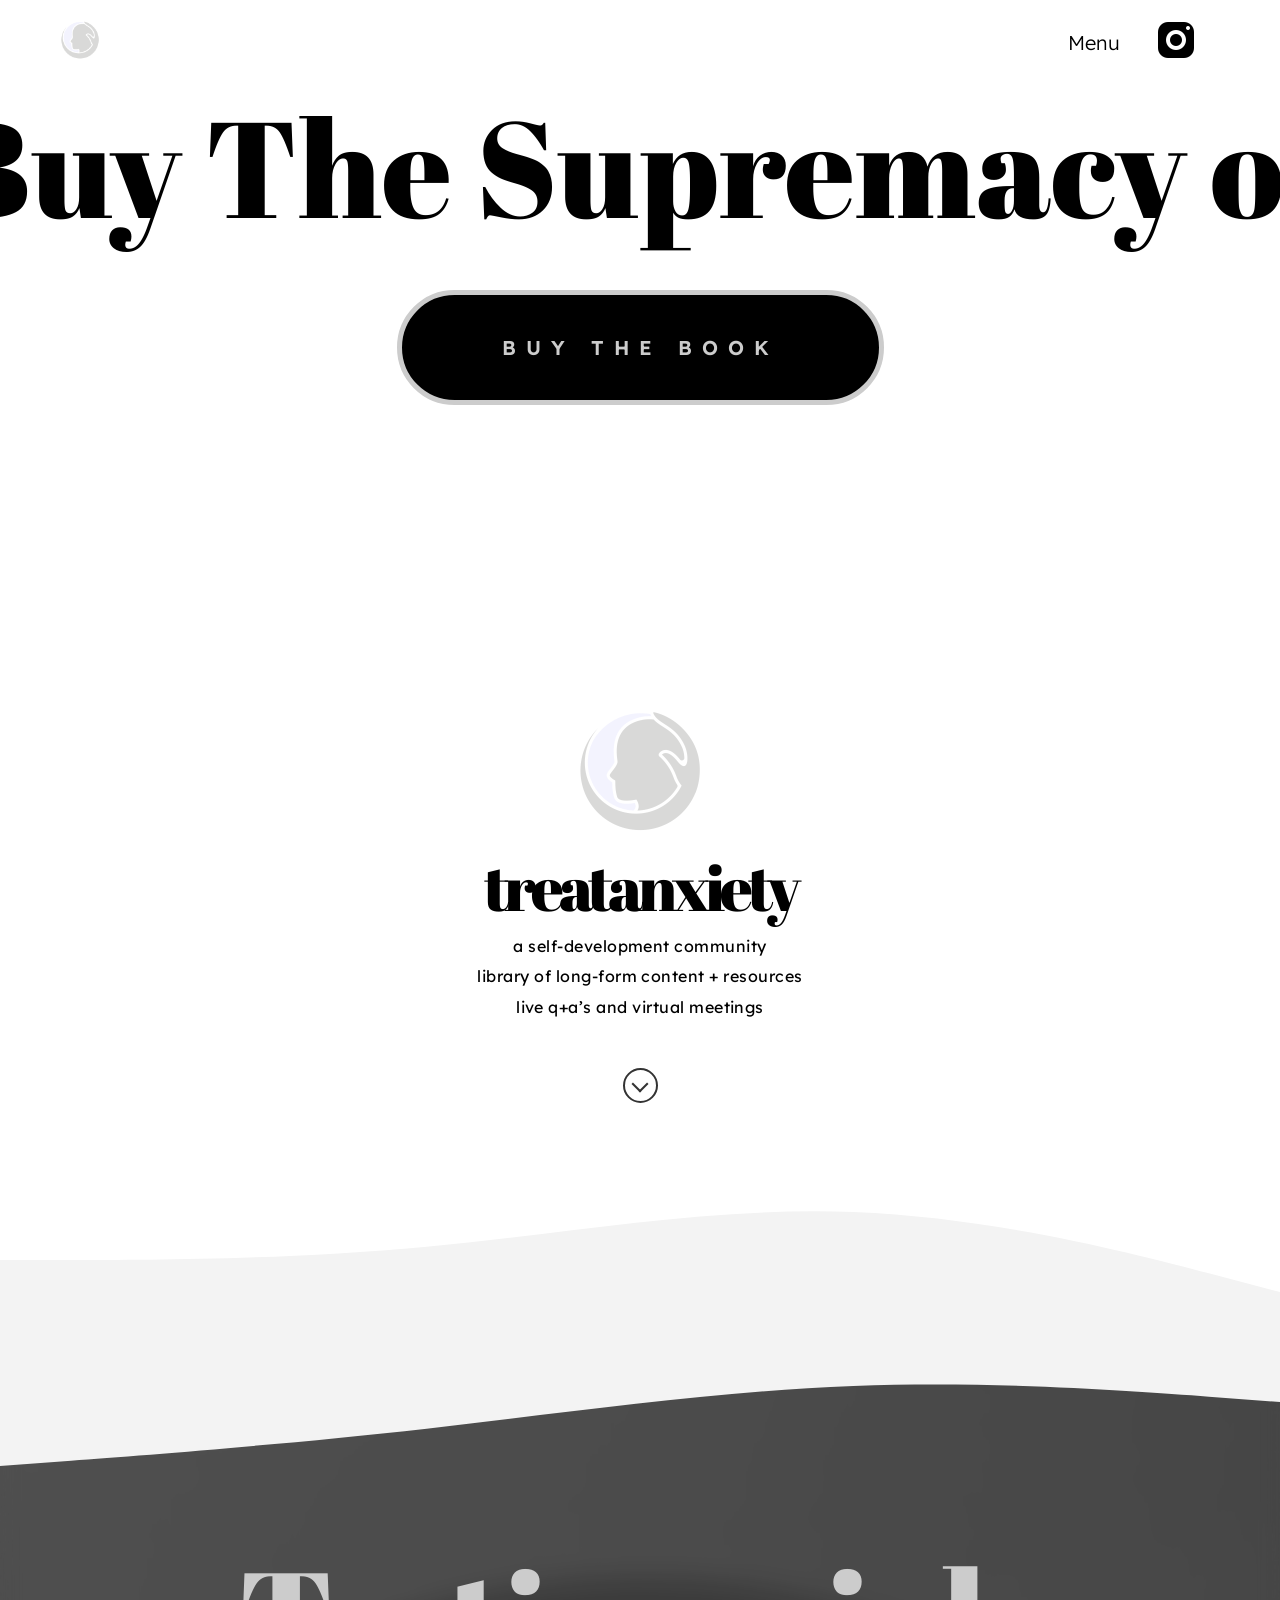
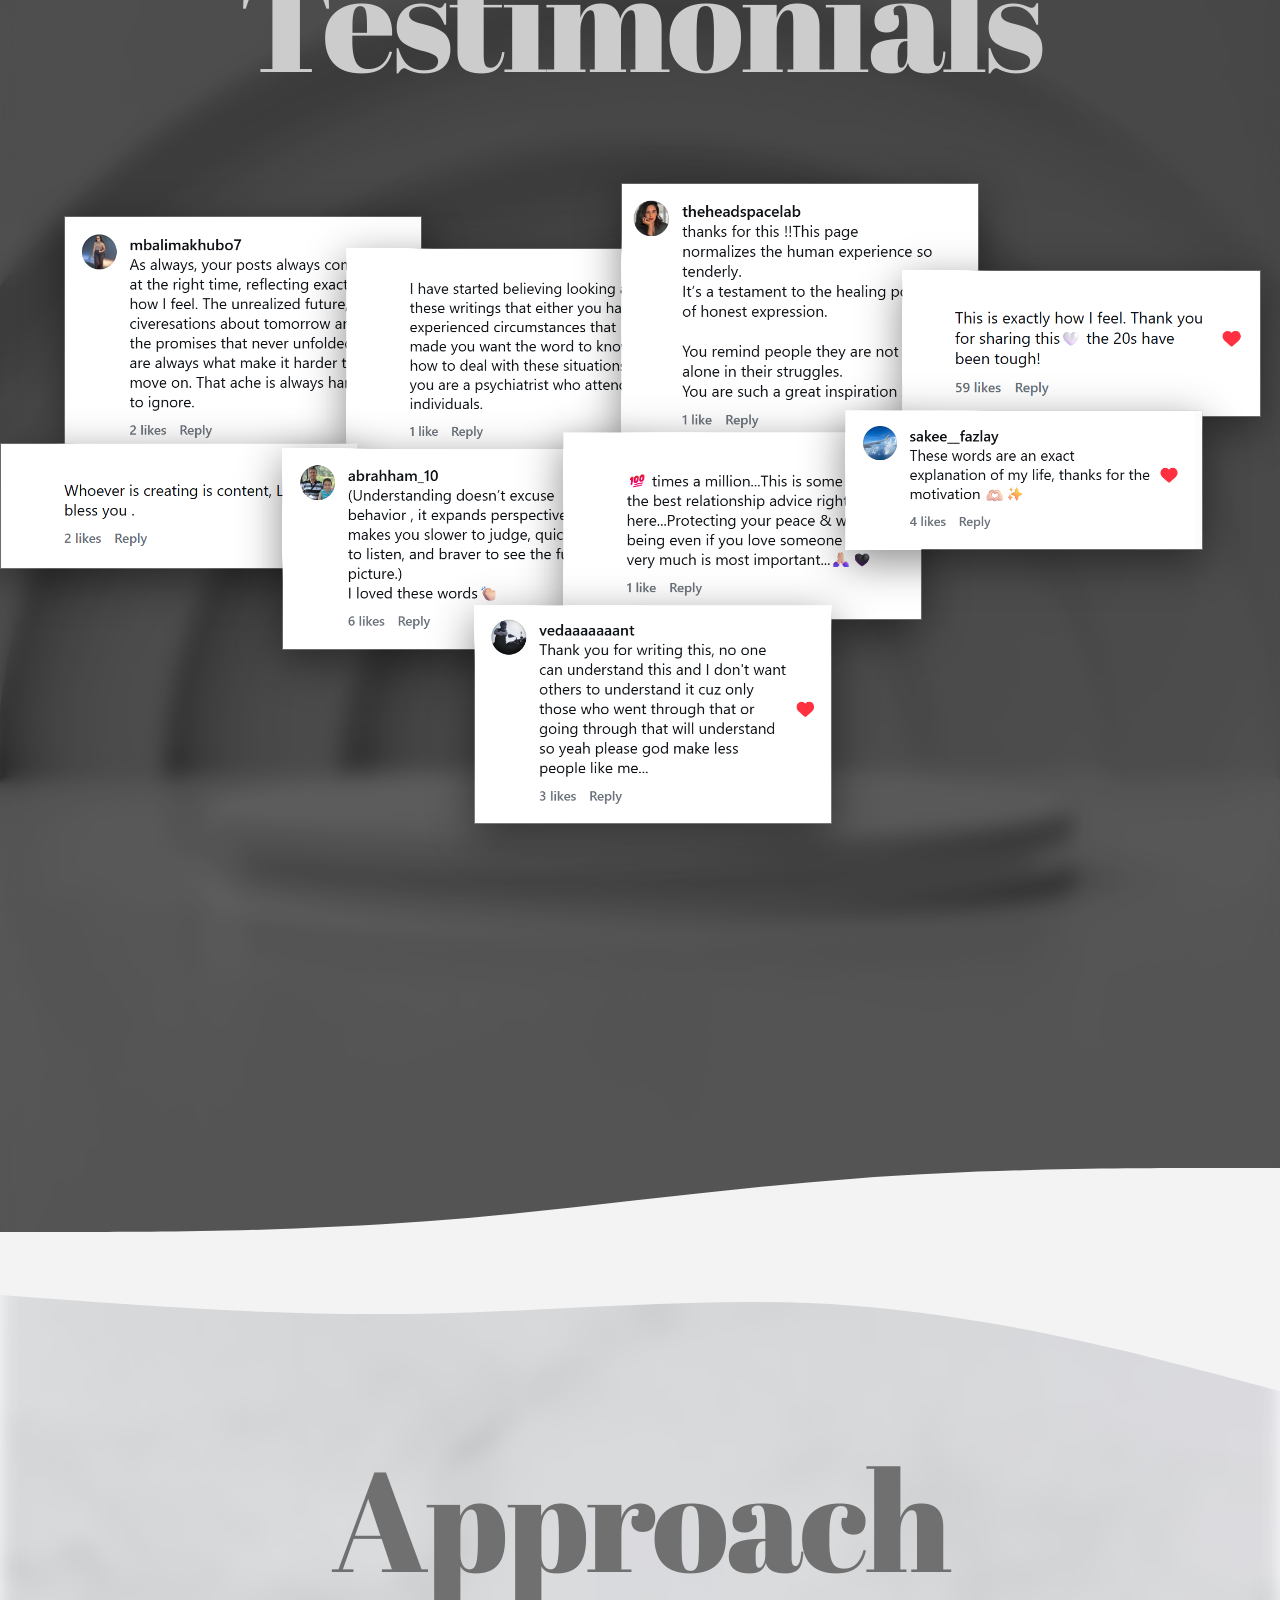
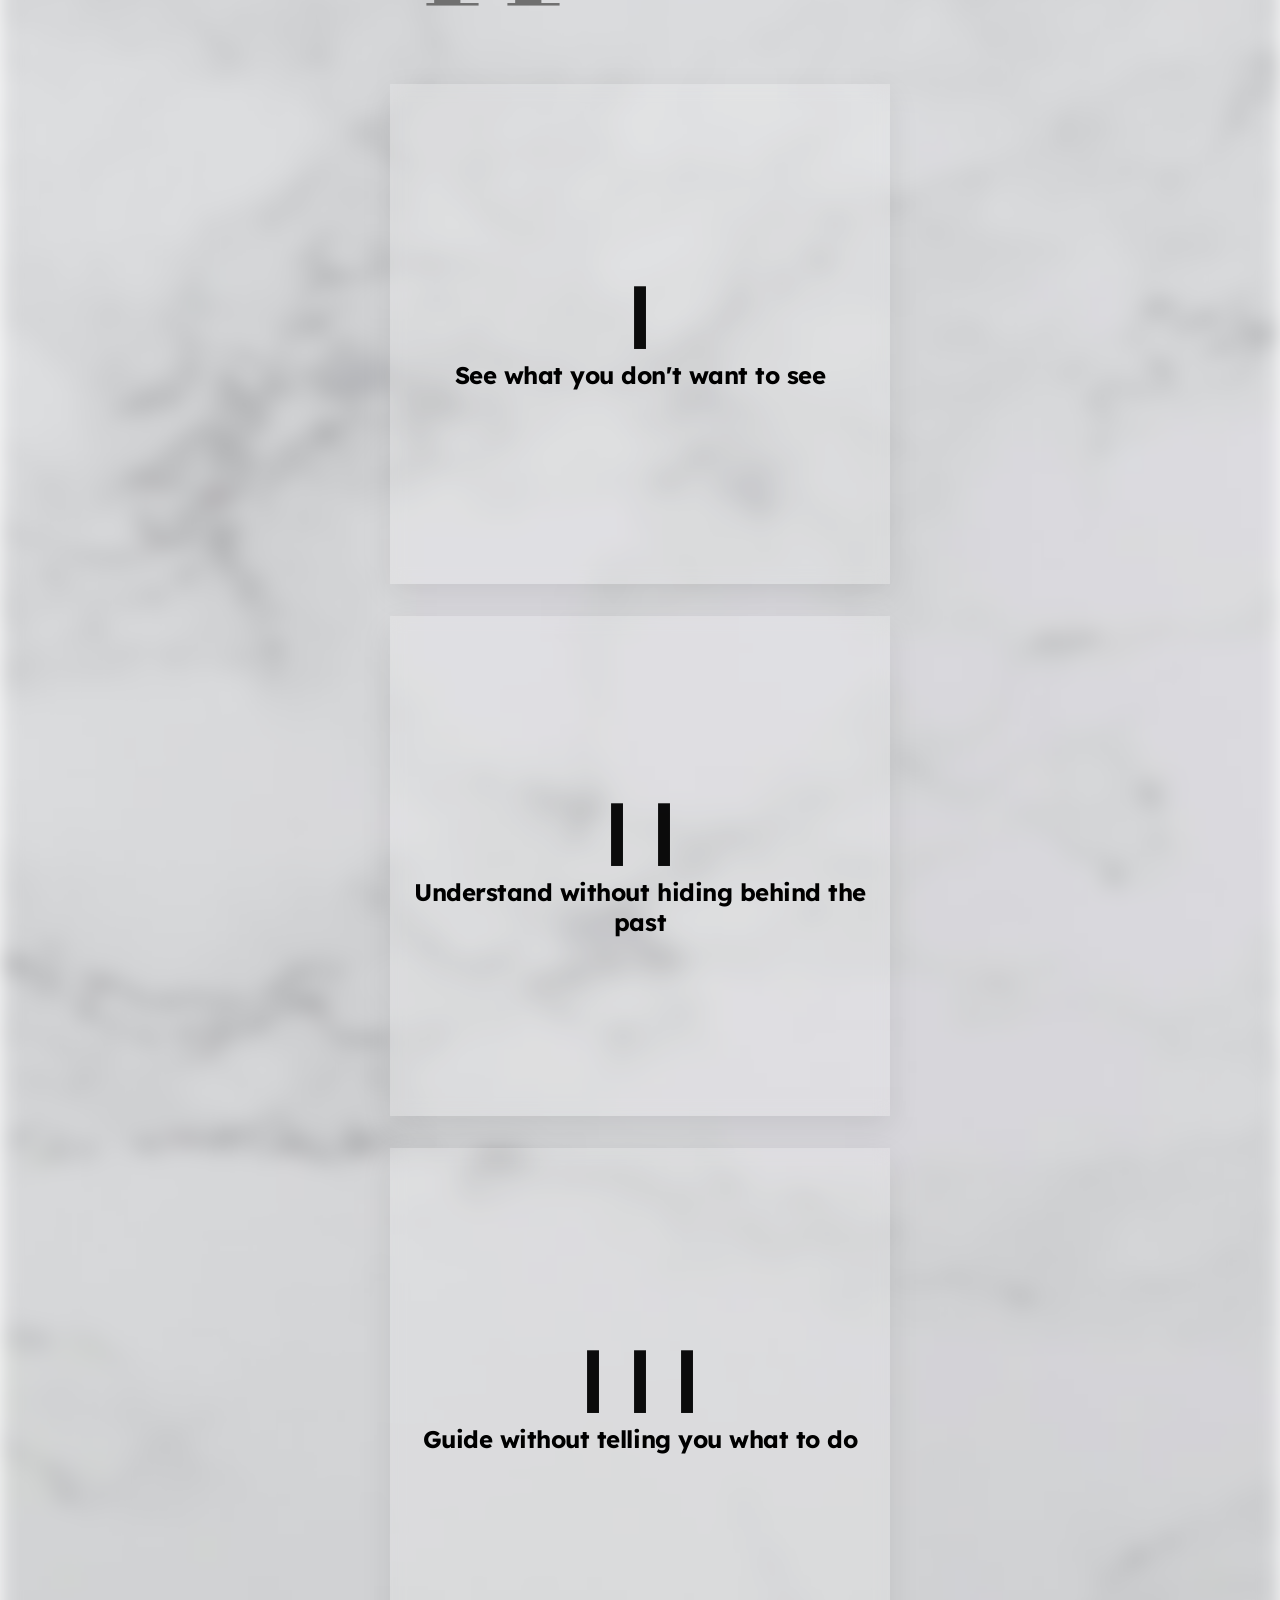
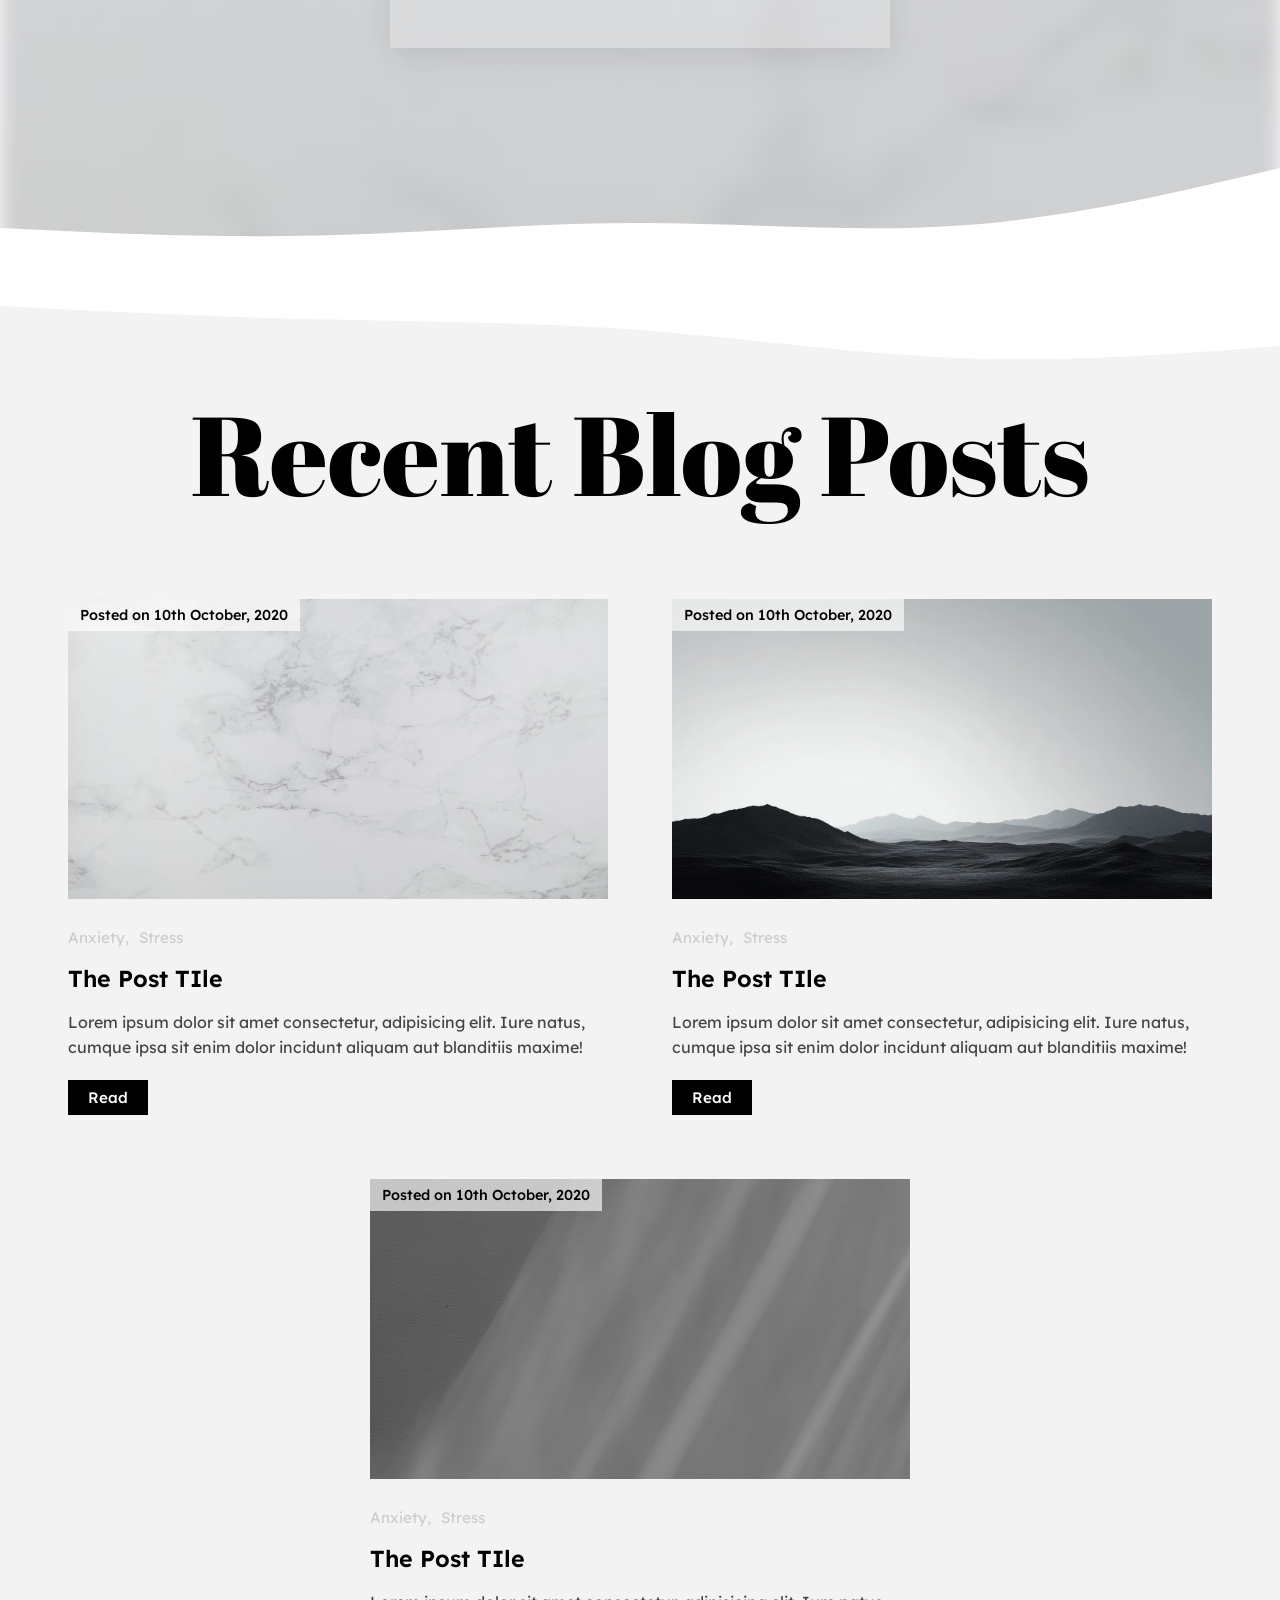
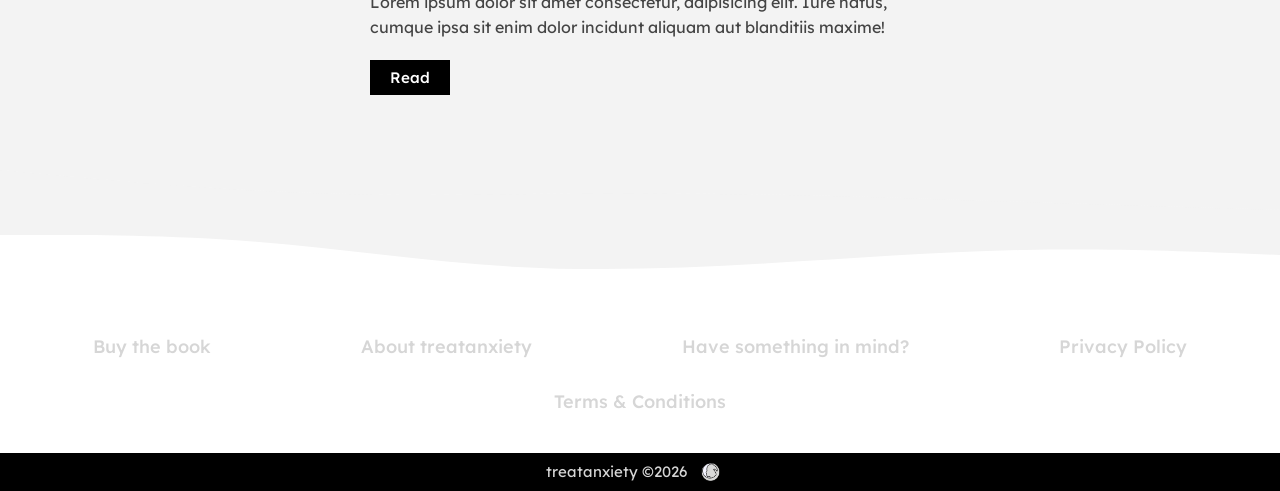
<file: index.html>
<!DOCTYPE html>
<html lang="en">

<head>
    <meta charset="UTF-8" />
    <meta name="viewport" content="width=device-width, initial-scale=1.0" />
    <title>treatanxiety</title>
    <link rel="preconnect" href="https://fonts.googleapis.com">
    <link rel="preconnect" href="https://fonts.gstatic.com" crossorigin>

    <link
        href="https://fonts.googleapis.com/css2?family=Abril+Fatface&family=Lexend+Deca:wght@100..900&family=Lobster&family=Quicksand:wght@300..700&display=swap"
        rel="stylesheet">
    <link rel="stylesheet" href="style.css">
</head>

<body>
    <!-- Navigation-bar -->
    <div class="top-nav">
        <div class="wrapper">
            <div class="logo-icon">
                <a href="/">
                    <img src="logo-tra.png" alt="">
                </a>
            </div>

            <div class="right-icons">
                <div class="menu-dropdown-wrapper">
                    <a href="#" class="menu-trigger">Menu</a>
                    <div class="dropdown-menu">
                        <ul>
                            <li>
                                <a href="/book.html">Buy the book</a>
                            </li>
                            <li>
                                <a href="#">Read the blogs</a>
                            </li>
                            <li>
                                <a href="/about.html">About treatanxiety</a>
                            </li>
                            <li>
                                <a href="/contact.html">Have something in mind?</a>
                            </li>
                        </ul>
                    </div>
                </div>


                <div class="instagram-icon">
                    <img src="instagram.png" alt="">
                </div>
            </div>

            <div class="mobile-menu-icon">
                <img src="menu-icon.png" alt="">
            </div>

            <div class="mobile-menu-container">
                <div class="mobile-menu-levels">

                    <!-- Level 1 – what shows first -->
                    <div class="menu-level level-1">
                        <ul>
                            <li class="has-submenu">
                                <a href="#" class="submenu-trigger">Menu <span class="arrow">›</span></a>
                            </li>
                            <div class="instagram-icon">
                                <img src="instagram.png" alt="Instagram">
                            </div>
                        </ul>
                    </div>

                    <!-- Level 2 – only appears after clicking Menu › -->
                    <div class="menu-level level-2">
                        <ul>
                            <li class="back-item">
                                <a href="#" class="back-trigger"><span class="arrow">‹</span> Back</a>
                            </li>
                            <li><a href="/book.html">Buy the book</a></li>
                            <li><a href="#">Read the blogs</a></li>
                            <li><a href="/about.html">About treatanxiety</a></li>
                            <li><a href="/contact.html">Have something in mind?</a></li>
                        </ul>
                    </div>

                </div>
            </div>

            <div class="menu-close-icon">
                <img src="close.png" alt="Close">
            </div>

        </div>
    </div>


    <!-- Book selling when released -->

    <main class="hero">
      <video class="hero-background" autoplay muted loop playsinline aria-hidden="true">
    <source src="https://res.cloudinary.com/dqyjkrvxf/video/upload/v1770283697/book-sell_gofacg.mp4" type="video/mp4">
</video>

        <div class="content-wrapper">
            <div class="looping-container">

                <div class="marquee" id="marquee">
                    <div class="marquee-track">
                        Buy The Supremacy of the Self * Buy The Supremacy of the Self *
                    </div>
                </div>
            </div>

            <a href="/book.html" class="enter-btn" id="btn">Buy The Book</a>
        </div>
    </main>

    <!-- Welcome page -->

    <section class="about-section">
        <div class="about-background">

           <video class="about-video-background" autoplay muted loop playsinline aria-hidden="true">
    <source src="https://res.cloudinary.com/dqyjkrvxf/video/upload/v1770283952/home-page_f7zci1.mp4" type="video/mp4">
</video>


            <div class="content-overlay">
                <div class="content-inside">
                    <div class="logo-about-wrapper">
                        <img src="logo-tra.png" alt="Treat Anxiety Logo" class="about-logo">
                    </div>

                    <h2 class="name">treatanxiety</h2>

                    <div class="modalities">
                        <p>a self-development community</p>
                        <p>library of long-form content + resources</p>
                        <p>live q+a’s and virtual meetings</p>

                    </div>

                    <div class="field">
                        <div class="scroll"></div>
                    </div>
                </div>
            </div>
        </div>
        <div class="wave-home">
            <svg xmlns="http://www.w3.org/2000/svg" viewBox="0 0 1440 320" preserveAspectRatio="none">
                <path fill="#f3f3f3" fill-opacity="1"
                    d="M0,192L80,192C160,192,320,192,480,165.3C640,139,800,85,960,96C1120,107,1280,181,1360,218.7L1440,256L1440,320L1360,320C1280,320,1120,320,960,320C800,320,640,320,480,320C320,320,160,320,80,320L0,320Z">
                </path>
            </svg>
        </div>
    </section>

    <!-- Testimonials -->

    <section class="testimonials-section">

        <div class="wave-testimonial">


            <svg xmlns="http://www.w3.org/2000/svg" viewBox="0 0 1440 320" preserveAspectRatio="none">
                <path fill="#f3f3f3" fill-opacity="1"
                    d="M0,288L80,277.3C160,267,320,245,480,213.3C640,181,800,139,960,128C1120,117,1280,139,1360,149.3L1440,160L1440,0L1360,0C1280,0,1120,0,960,0C800,0,640,0,480,0C320,0,160,0,80,0L0,0Z">
                </path>
            </svg>
        </div>
        <div class="testimonials-background">
            <img class="testimonials-bg-image" src="testimonial.png" alt="Background">

            <div class="testimonials-content">
                <h2>Testimonials</h2>

                <div class="quotes-grid">
                    <div class="quote-card">
                        <img src="user1.png" alt="User testimonial 1"
                            class="testimonial-user-img">
                    </div>

                    <div class="quote-card">
                        <img src="user2.png" alt="User testimonial 2"
                            class="testimonial-user-img">
                    </div>

                    <div class="quote-card">
                        <img src="user3.png" alt="User testimonial 3"
                            class="testimonial-user-img">
                    </div>

                    <div class="quote-card">
                        <img src="user4.png" alt="User testimonial 4"
                            class="testimonial-user-img">
                    </div>

                    <div class="quote-card">
                        <img src="user5.png" alt="User testimonial 5"
                            class="testimonial-user-img">
                    </div>

                    <div class="quote-card">
                        <img src="user6.png" alt="User testimonial 6"
                            class="testimonial-user-img">
                    </div>
                    <div class="quote-card">
                        <img src="user7.png" alt="User testimonial 7"
                            class="testimonial-user-img">
                    </div>
                    <div class="quote-card">
                        <img src="user8.png" alt="User testimonial 8"
                            class="testimonial-user-img">
                    </div>
                    <div class="quote-card">
                        <img src="user9.png" alt="User testimonial 9"
                            class="testimonial-user-img">
                    </div>
                </div>
            </div>
            <div id="imageModal" class="modal">
                <span class="modal-close">×</span>
                <img class="modal-content" id="modalImage">
            </div>
        </div>

        <div class="bottom-wave-testimonial">


            <svg xmlns="http://www.w3.org/2000/svg" viewBox="0 0 1440 320" preserveAspectRatio="none">
                <path fill="#f3f3f3" fill-opacity="1"
                    d="M0,256L80,256C160,256,320,256,480,234.7C640,213,800,171,960,149.3C1120,128,1280,128,1360,128L1440,128L1440,320L1360,320C1280,320,1120,320,960,320C800,320,640,320,480,320C320,320,160,320,80,320L0,320Z">
                </path>
            </svg>

        </div>
    </section>



    <div class="approach-container">
        <img src="about-background.jpg" alt="Approach section background" class="approach-background-img">
        <div class="wave-approach">
            <svg xmlns="http://www.w3.org/2000/svg" viewBox="0 0 1440 320" preserveAspectRatio="none">
                <path fill="#f3f3f3" fill-opacity="1"
                    d="M0,64L80,74.7C160,85,320,107,480,101.3C640,96,800,64,960,85.3C1120,107,1280,181,1360,218.7L1440,256L1440,0L1360,0C1280,0,1120,0,960,0C800,0,640,0,480,0C320,0,160,0,80,0L0,0Z">
                </path>
            </svg>
        </div>



        <div class="approach-inside">
            <h2>Approach</h2>
            <div class="approach-services-grid">

                <div class="approach-service-card">
                    <div class="approach-header">
                        <div class="approach-number">|</div>


                        <div class="approach-title">See what you don't want to see</div>
                    </div>
                    <div class="approach-content">

                        <div class="approach-description">
                            This work starts with observation, not comfort.
                            <br>
                            <br>
                            We often look for answers outside ourselves because it feels safer. If a problem lives
                            in someone else, there is nothing to change inside. That keeps patterns alive.
                            <br>
                            <br>
                            Here, behavior is described honestly. Reactions. Silence. Blame. Withdrawal. Emotional loops
                            that repeat without people noticing them. Not to judge. Not to expose people. But to help
                            them recognize their own patterns without hiding behind excuses.
                            <br>
                            <br>
                            Honestly, any feelings are valid. But valid does not always mean complete or accurate.
                            <br>
                            <br>
                            The goal is simple: shift perspective enough so someone can finally see themselves clearly —
                            even if that feels uncomfortable at first. Because change cannot begin until self-awareness
                            exists.
                        </div>
                    </div>
                    <div class="approach-overlay"></div>
                </div>
                <div class="approach-service-card">
                    <div class="approach-header">
                        <div class="approach-number">| |</div>
                        <div class="approach-title">Understand without hiding behind the past</div>
                    </div>
                    <div class="approach-content">

                        <div class="approach-description">
                            Past experiences and pain matter. But they are not the only explanation for how someone
                            lives today. Endless analysis without responsibility turns understanding into stagnation.
                            <br><br>
                            The focus here is perspective and internal permission — what someone chooses to believe,
                            repeat, and avoid. Psychology is a reference point, but real human observation stays at the
                            center.
                            <br><br>
                            People are often wounded and unaware of how those wounds shape reactions. That can lead to
                            blame, defensiveness, and frustration directed outward. Understanding patterns reduces shame
                            — but it also removes the comfort of avoiding responsibility.
                            <br><br>
                            So the question is not only “What happened?”.
                            The real question is “What is being done with it now?”.
                        </div>
                    </div>
                    <div class="approach-overlay"></div>
                </div>
                <div class="approach-service-card">
                    <div class="approach-header">
                        <div class="approach-number">| | |</div>
                        <div class="approach-title">Guide without telling you what to do</div>
                    </div>
                    <div class="approach-content">

                        <div class="approach-description">
                            No direct advice. No forced solutions. No pretending every feeling is the full truth.
                            <br><br>
                            Reflection happens through observation, honest mirrors, and gentle challenges to limited
                            perspectives. Emotions are acknowledged first. Then clarity follows. Sometimes it relieves.
                            Sometimes it confronts. Both support growth.
                            <br><br>
                            The goal is not dependence or constant reassurance. The goal is to help people slow down,
                            question automatic reactions, and reconnect with the part that shapes their decisions and
                            direction.
                            <br><br>
                            Trust is not demanded. Agreement is not expected.
                            But honesty is required — from both the content and the people engaging with it.
                            <br><br>
                            Real change begins when attention shifts inward instead of staying focused only on others.

                        </div>
                    </div>
                    <div class="approach-overlay"></div>
                </div>

            </div>
        </div>
        <div class="bottom-wave-approach">
            <svg xmlns="http://www.w3.org/2000/svg" viewBox="0 0 1440 320" preserveAspectRatio="none">
                <path fill="#fff" fill-opacity="1"
                    d="M0,160L60,165.3C120,171,240,181,360,176C480,171,600,149,720,149.3C840,149,960,171,1080,154.7C1200,139,1320,85,1380,58.7L1440,32L1440,320L1380,320C1320,320,1200,320,1080,320C960,320,840,320,720,320C600,320,480,320,360,320C240,320,120,320,60,320L0,320Z">
                </path>
            </svg>
        </div>
    </div>




    <!-- Blog section -->

    <div class="blog-section">
        <div class="wave-blog">
            <svg xmlns="http://www.w3.org/2000/svg" viewBox="0 0 1440 320" preserveAspectRatio="none">
                <path fill="#fff" fill-opacity="1"
                    d="M0,32L60,42.7C120,53,240,75,360,85.3C480,96,600,96,720,128C840,160,960,224,1080,240C1200,256,1320,224,1380,208L1440,192L1440,0L1380,0C1320,0,1200,0,1080,0C960,0,840,0,720,0C600,0,480,0,360,0C240,0,120,0,60,0L0,0Z">
                </path>
            </svg>



        </div>
        <div class="blog-container">
            <h2>Recent Blog Posts</h2>

            <div class="blog-posts">
                <div class="blog-post">
                    <div class="blog-thumbnail">
                        <div class="blog-meta">Posted on 10th October, 2020</div>

                        <img src="about-background.jpg" alt="">
                    </div>

                    <div class="post-labels">
                        <a href="#"> Anxiety, </a>
                        <a href="#"> Stress</a>
                    </div>

                    <h3 class="title">The Post TIle</h3>
                    <p class="blog-content">
                        Lorem ipsum dolor sit amet consectetur, adipisicing elit. Iure natus, cumque ipsa sit enim dolor
                        incidunt aliquam aut blanditiis maxime!
                    </p>
                    <div class="blog-read-blog">
                        <a href="#" class="read-more">Read</a>
                    </div>
                </div>
                <div class="blog-post">
                    <div class="blog-thumbnail">
                        <div class="blog-meta">Posted on 10th October, 2020</div>

                        <img src="about.jpg" alt="">
                    </div>

                    <div class="post-labels">
                        <a href="#"> Anxiety, </a>
                        <a href="#"> Stress</a>
                    </div>

                    <h3 class="title">The Post TIle</h3>
                    <p class="blog-content">
                        Lorem ipsum dolor sit amet consectetur, adipisicing elit. Iure natus, cumque ipsa sit enim dolor
                        incidunt aliquam aut blanditiis maxime!
                    </p>
                    <div class="blog-read-blog">
                        <a href="#" class="read-more">Read</a>
                    </div>
                </div>
                <div class="blog-post">
                    <div class="blog-thumbnail">
                        <div class="blog-meta">Posted on 10th October, 2020</div>

                        <img src="testimonials-image.png" alt="">
                    </div>

                    <div class="post-labels">
                        <a href="#"> Anxiety, </a>
                        <a href="#"> Stress</a>
                    </div>

                    <h3 class="title">The Post TIle</h3>
                    <p class="blog-content">
                        Lorem ipsum dolor sit amet consectetur, adipisicing elit. Iure natus, cumque ipsa sit enim dolor
                        incidunt aliquam aut blanditiis maxime!
                    <div class="blog-read-blog">
                        <a href="#" class="read-more">Read</a>
                    </div>
                </div>
            </div>
        </div>
        <div class="bottom-wave-blog">
            <svg xmlns="http://www.w3.org/2000/svg" viewBox="0 0 1440 320" preserveAspectRatio="none">
                <path fill="#f3f3f3" fill-opacity="1"
                    d="M0,160L60,176C120,192,240,224,360,234.7C480,245,600,235,720,234.7C840,235,960,245,1080,256C1200,267,1320,277,1380,282.7L1440,288L1440,320L1380,320C1320,320,1200,320,1080,320C960,320,840,320,720,320C600,320,480,320,360,320C240,320,120,320,60,320L0,320Z">
                </path>
            </svg>
        </div>


    </div>


    <!-- Faq -->

    <footer>
        <div class="wave-footer">
            <svg xmlns="http://www.w3.org/2000/svg" viewBox="0 0 1440 320" preserveAspectRatio="none">
                <path fill="#f3f3f3" fill-opacity="1"
                    d="M0,64L48,64C96,64,192,64,288,85.3C384,107,480,149,576,165.3C672,181,768,171,864,154.7C960,139,1056,117,1152,112C1248,107,1344,117,1392,122.7L1440,128L1440,0L1392,0C1344,0,1248,0,1152,0C1056,0,960,0,864,0C768,0,672,0,576,0C480,0,384,0,288,0C192,0,96,0,48,0L0,0Z">
                </path>
            </svg>
        </div>

        <div class="wrapper-footer">
            <div class="footer-container">
                <div class="links">
                    <a href="/book.html">Buy the book</a>
                    <a href="/about.html">About treatanxiety</a>
                    <a href="/contact.html">Have something in mind?</a>
                    <a href="/privacy.html">Privacy Policy</a>
                    <a href="/terms.html">Terms & Conditions</a>
                </div>


                <div class="copy-write-bottom">
                    <p>treatanxiety &copy;2026</p>
                    <div class="footer-logo">
                        <img src="logo-tra.png" alt="">
                    </div>
                </div>
            </div>
        </div>
    </footer>

    <script src="marquee.js"></script>


</body>


</html>
</file>
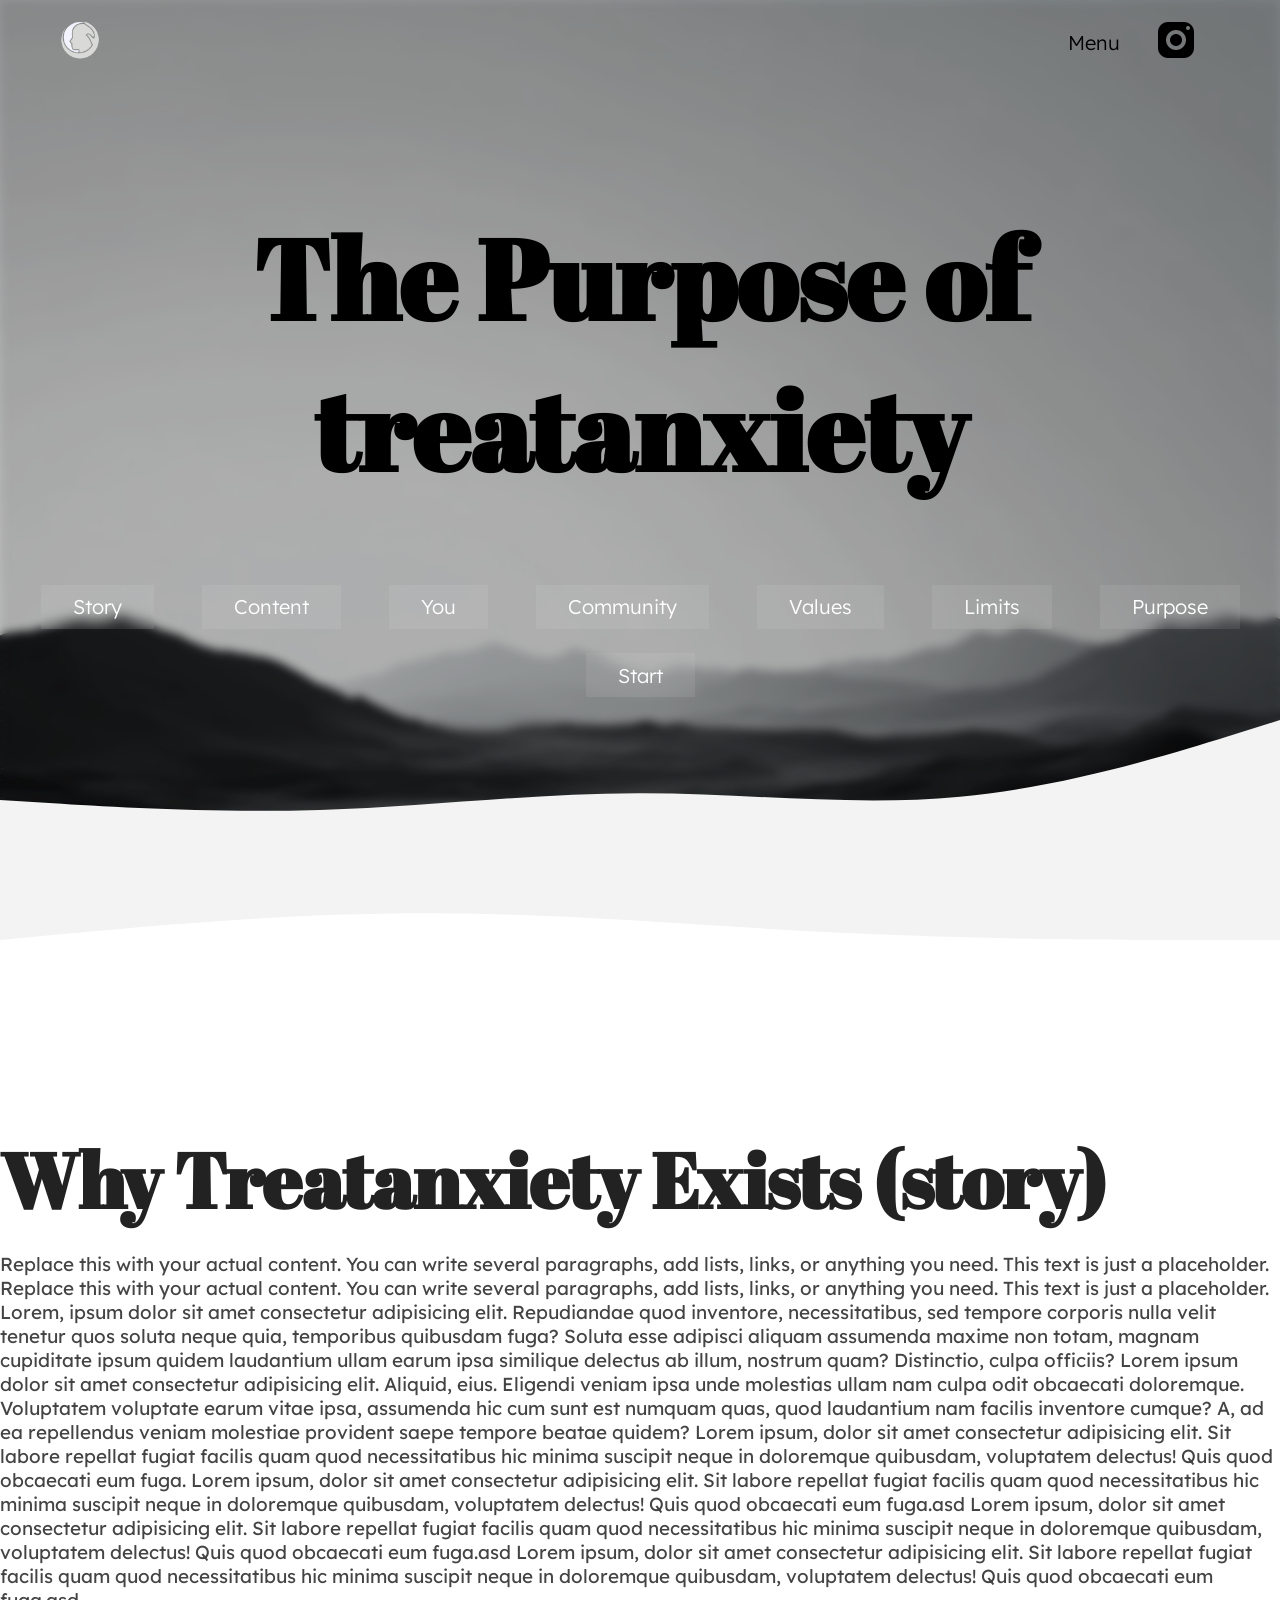
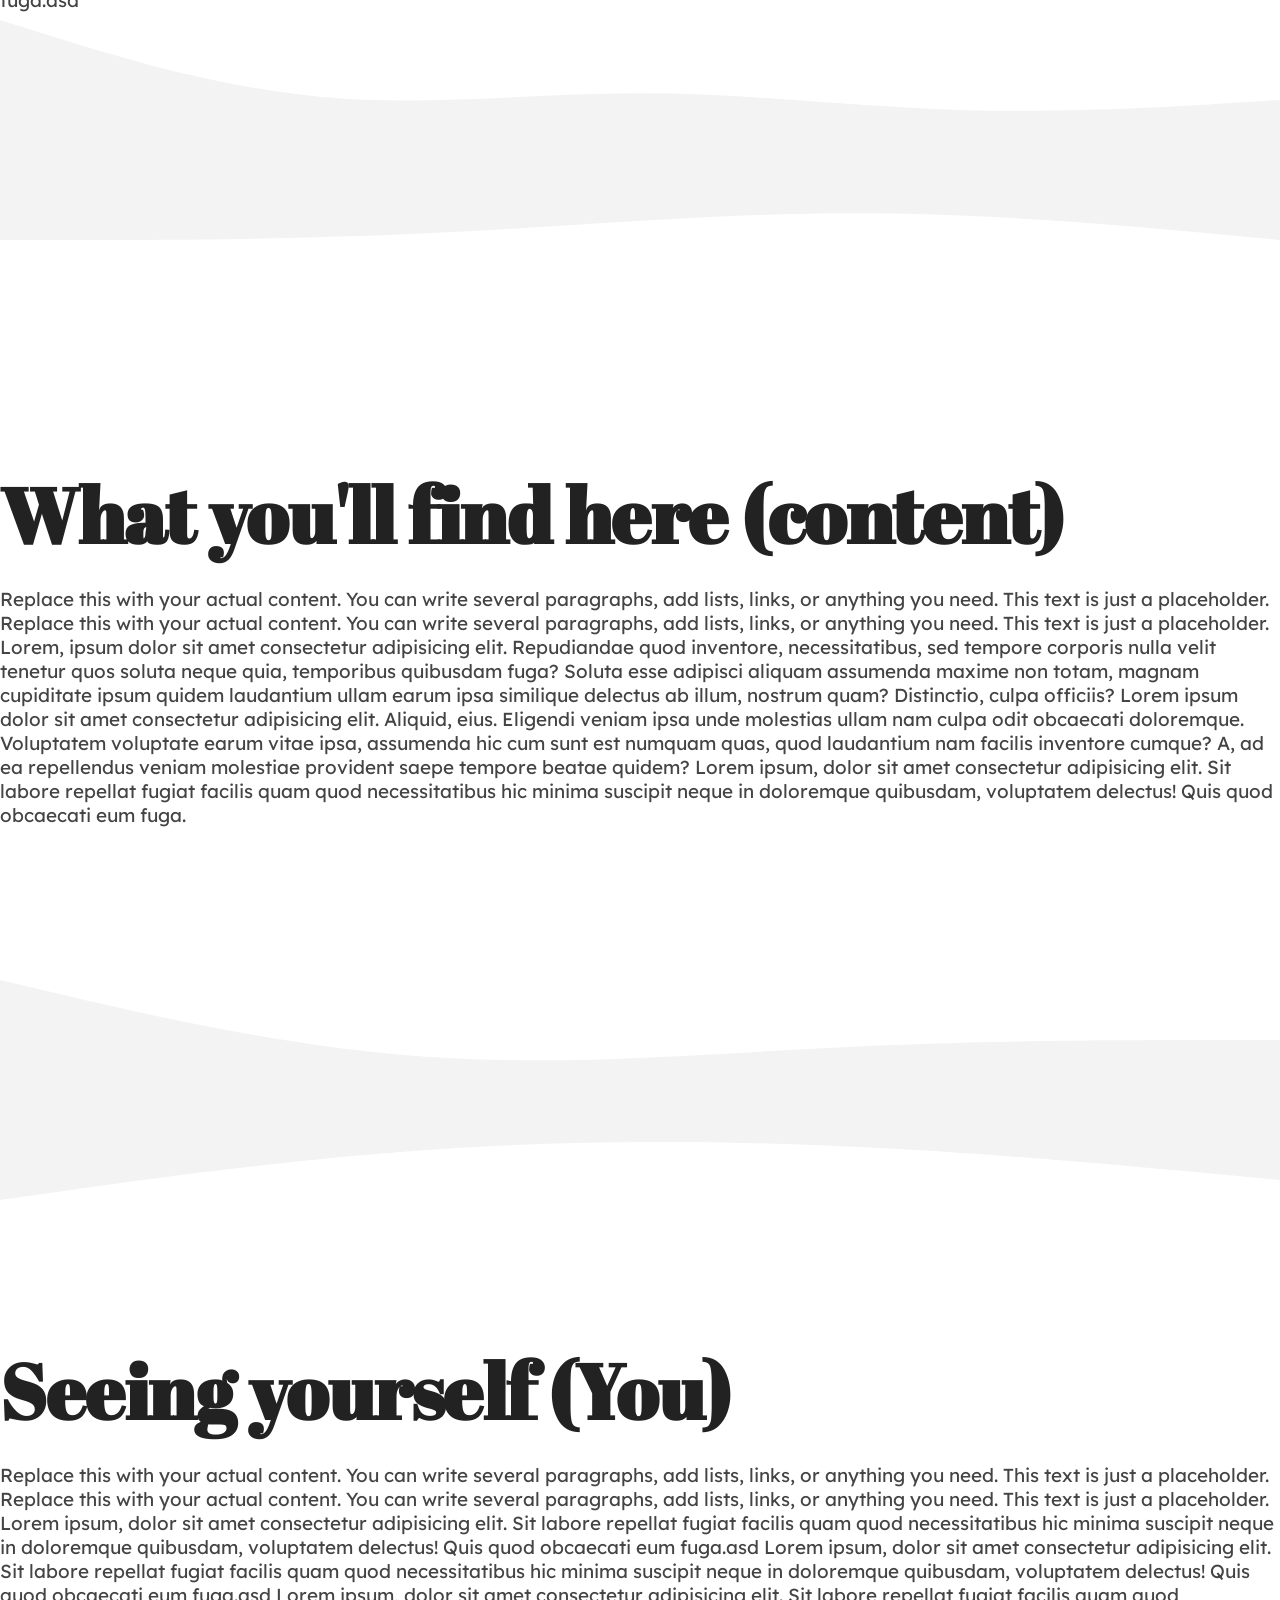
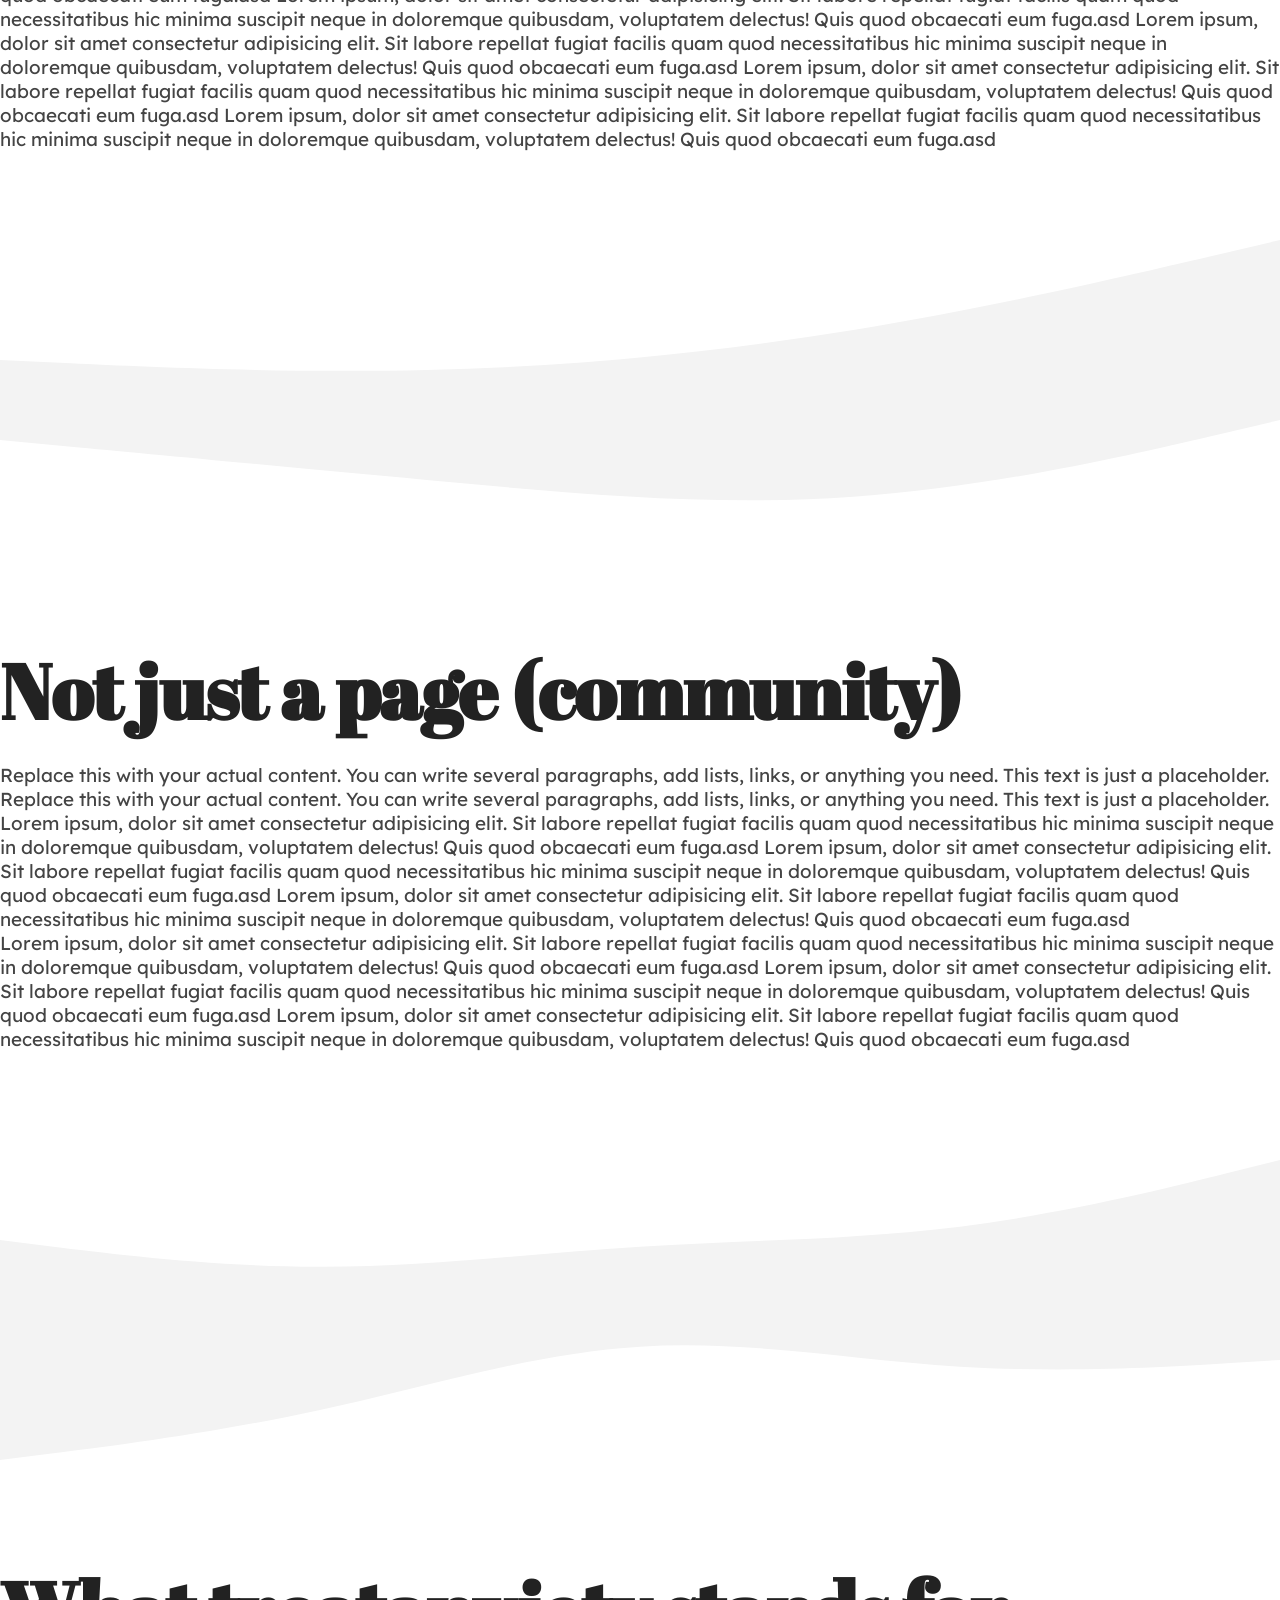
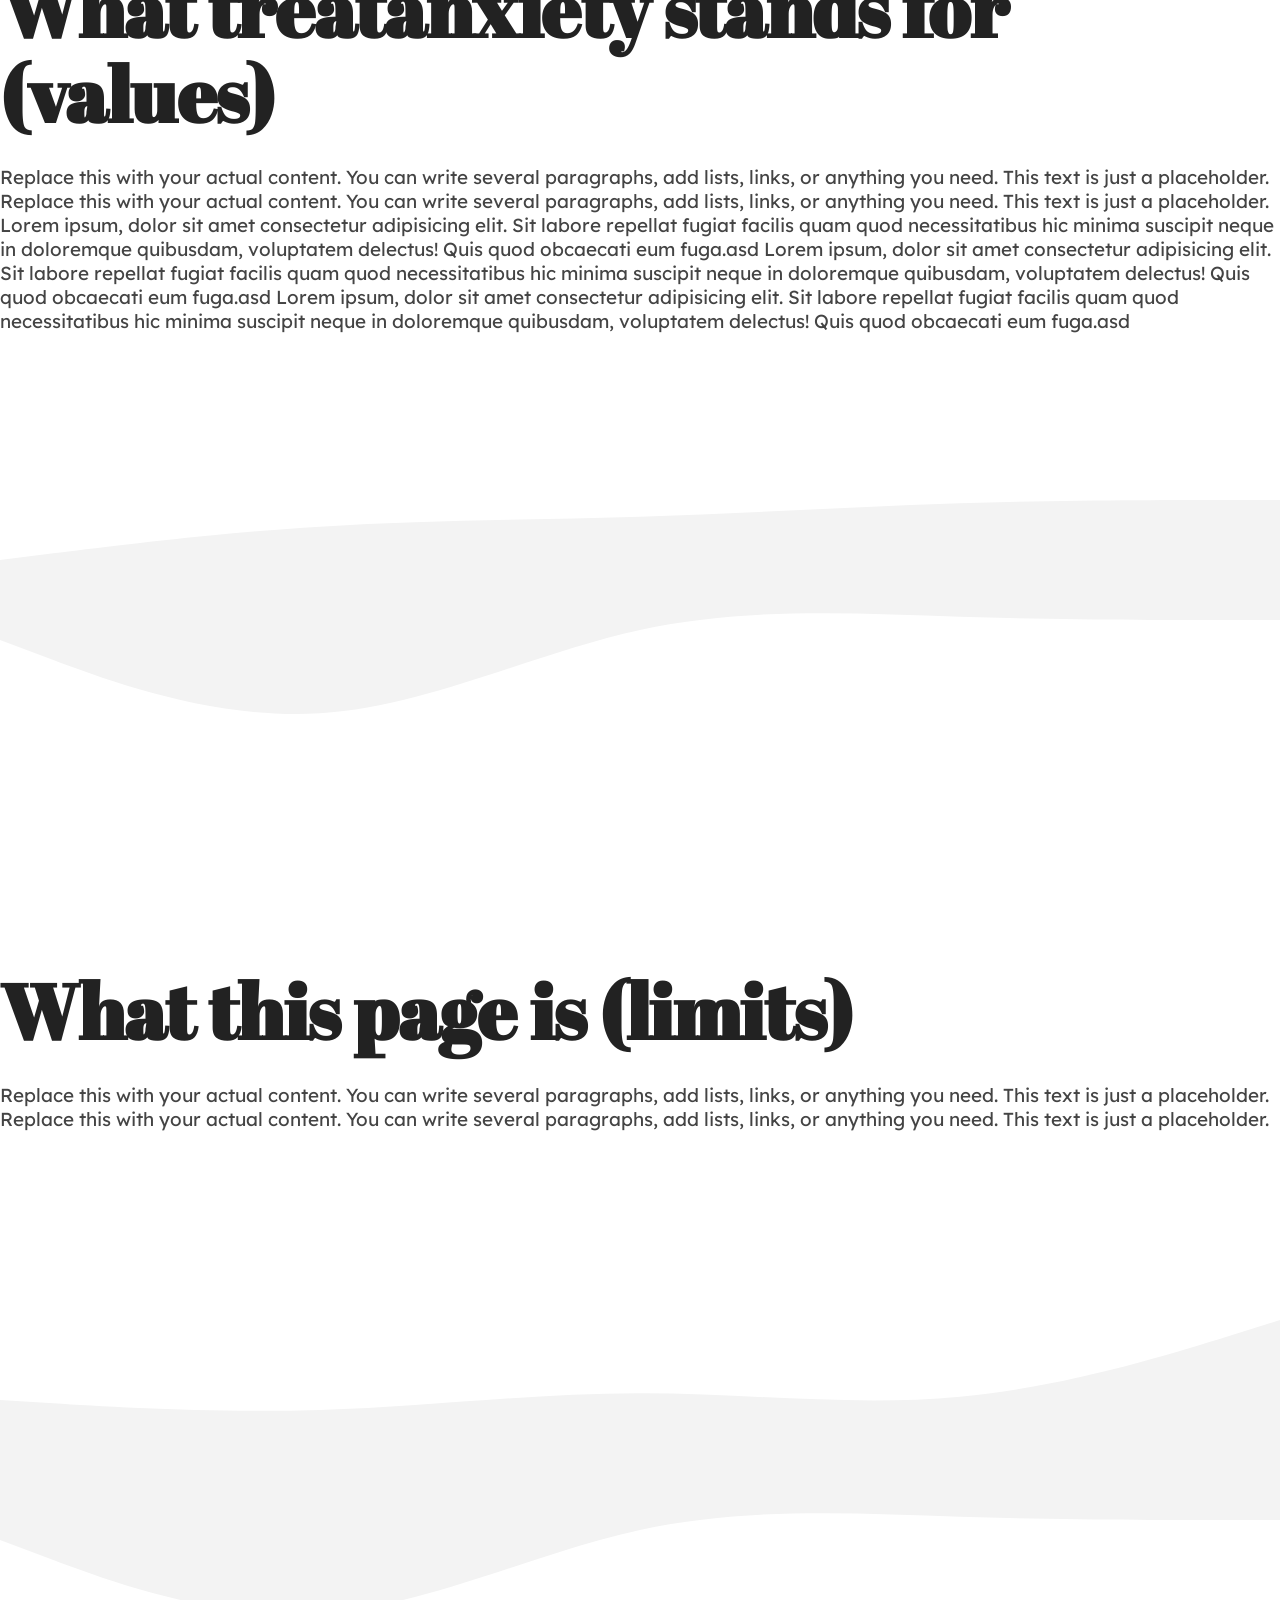
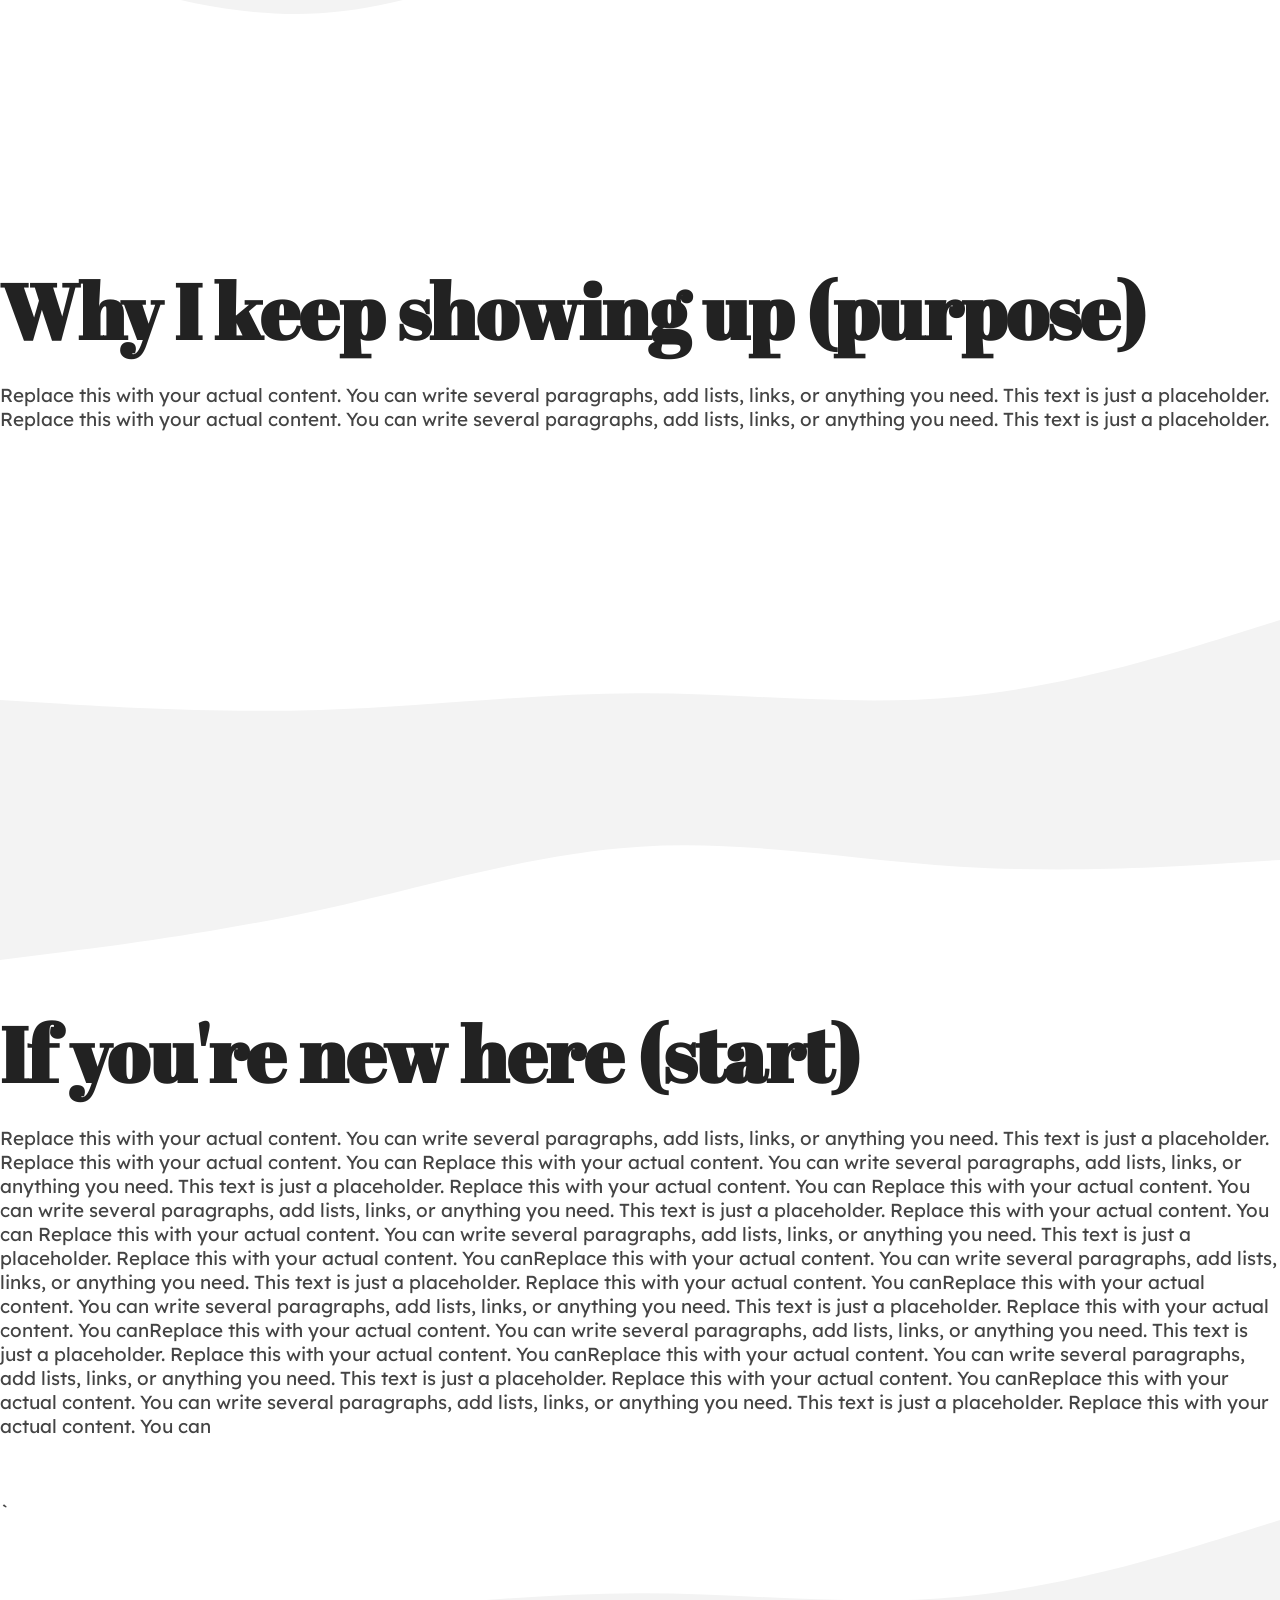
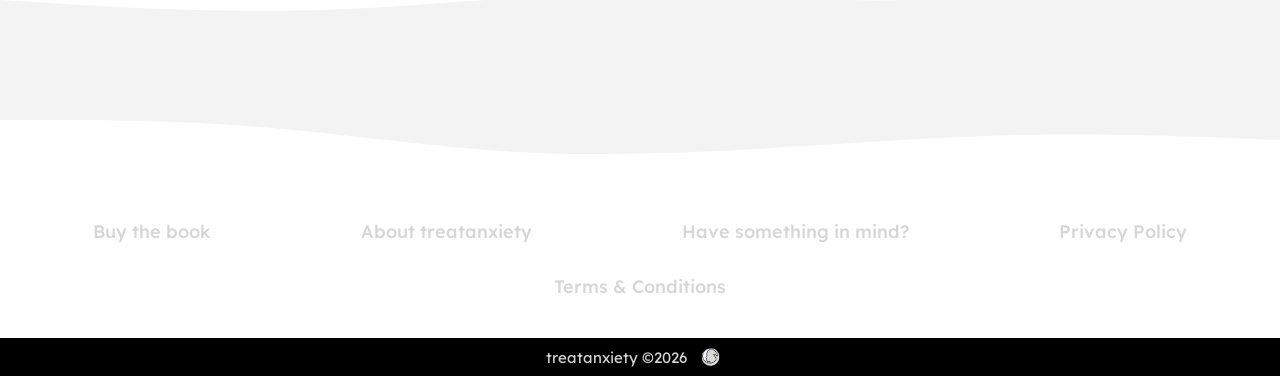
<file: about.html>
<!DOCTYPE html>
<html lang="en">

<head>
    <meta charset="UTF-8" />
    <meta name="viewport" content="width=device-width, initial-scale=1.0" />
    <title>About</title>
    <link rel="preconnect" href="https://fonts.googleapis.com">
    <link rel="preconnect" href="https://fonts.gstatic.com" crossorigin>

    <link
        href="https://fonts.googleapis.com/css2?family=Abril+Fatface&family=Lexend+Deca:wght@100..900&family=Lobster&family=Quicksand:wght@300..700&display=swap"
        rel="stylesheet">
    <link rel="stylesheet" href="about.css">
</head>

<body>

     <div class="top-nav">
        <div class="wrapper">
            <div class="logo-icon">
                <a href="/">
                    <img src="logo-tra.png" alt="">
                </a>
            </div>

            <div class="right-icons">
                <div class="menu-dropdown-wrapper">
                    <a href="#" class="menu-trigger">Menu</a>
                    <div class="dropdown-menu">
                        <ul>
                            <li>
                                <a href="/book.html">Buy the book</a>
                            </li>
                            <li>
                                <a href="#">Read the blogs</a>
                            </li>
                            <li>
                                <a href="/about.html">About treatanxiety</a>
                            </li>
                            <li>
                                <a href="/contact.html">Have something in mind?</a>
                            </li>
                        </ul>
                    </div>
                </div>


                <div class="instagram-icon">
                    <img src="instagram.png" alt="">
                </div>
            </div>

            <div class="mobile-menu-icon">
                <img src="menu-icon.png" alt="">
            </div>

            <div class="mobile-menu-container">
                <div class="mobile-menu-levels">

                    <!-- Level 1 – what shows first -->
                    <div class="menu-level level-1">
                        <ul>
                            <li class="has-submenu">
                                <a href="#" class="submenu-trigger">Menu <span class="arrow">›</span></a>
                            </li>
                            <div class="instagram-icon">
                                <img src="instagram.png" alt="Instagram">
                            </div>
                        </ul>
                    </div>

                    <!-- Level 2 – only appears after clicking Menu › -->
                    <div class="menu-level level-2">
                        <ul>
                            <li class="back-item">
                                <a href="#" class="back-trigger"><span class="arrow">‹</span> Back</a>
                            </li>
                            <li><a href="/book.html">Buy the book</a></li>
                            <li><a href="#">Read the blogs</a></li>
                            <li><a href="/about.html">About treatanxiety</a></li>
                            <li><a href="/contact.html">Have something in mind?</a></li>
                        </ul>
                    </div>

                </div>
            </div>

            <div class="menu-close-icon">
                <img src="close.png" alt="Close">
            </div>

        </div>
    </div>

    <header class="hero">
        <img src="about.jpg" alt="Background" class="background">

        <div class="hero-content">

            <h1>
                The Purpose of treatanxiety
            </h1>
            <div class="modals">
                <li>
                    <a href="#story">Story</a>
                </li>
                <li>
                    <a href="#content">Content</a>
                </li>
                <li>
                    <a href="#you">You</a>
                </li>
                <li>
                    <a href="#community">Community</a>
                </li>
                <li>
                    <a href="#values">Values</a>
                </li>
                <li>
                    <a href="#limits">Limits</a>

                </li>
                <li>
                    <a href="#purpose">Purpose</a>
                </li>
                <li>
                    <a href="#start">Start</a>

                </li>
            </div>
        </div>
        <div class="wave-bottom">
            <svg xmlns="http://www.w3.org/2000/svg" viewBox="0 0 1440 320" preserveAspectRatio="none">
                <path fill="#f3f3f3" fill-opacity="1"
                    d="M0,160L60,165.3C120,171,240,181,360,176C480,171,600,149,720,149.3C840,149,960,171,1080,154.7C1200,139,1320,85,1380,58.7L1440,32L1440,320L1380,320C1320,320,1200,320,1080,320C960,320,840,320,720,320C600,320,480,320,360,320C240,320,120,320,60,320L0,320Z">
                </path>
            </svg>
        </div>
    </header>

    <main>

        <section class="section" id="story">
            <div class="wave-top">
                <svg xmlns="http://www.w3.org/2000/svg" viewBox="0 0 1440 320" preserveAspectRatio="none">
                    <path fill="#f3f3f3" fill-opacity="1"
                        d="M0,64L80,53.3C160,43,320,21,480,21.3C640,21,800,43,960,53.3C1120,64,1280,64,1360,64L1440,64L1440,0L1360,0C1280,0,1120,0,960,0C800,0,640,0,480,0C320,0,160,0,80,0L0,0Z">
                    </path>
                </svg>
            </div>

            <div class="section-content" >
                <h2>Why Treatanxiety Exists (story)</h2>
                <p>Replace this with your actual content. You can write several paragraphs, add lists, links, or
                    anything you need. This text is just a placeholder. Replace this with your actual content. You can
                    write several paragraphs, add lists, links, or anything you need. This text is just a placeholder.
                    Lorem, ipsum dolor sit amet consectetur adipisicing elit. Repudiandae quod inventore,
                    necessitatibus, sed tempore corporis nulla velit tenetur quos soluta neque quia, temporibus
                    quibusdam fuga? Soluta esse adipisci aliquam assumenda maxime non totam, magnam cupiditate ipsum
                    quidem laudantium ullam earum ipsa similique delectus ab illum, nostrum quam? Distinctio, culpa
                    officiis?
                    Lorem ipsum dolor sit amet consectetur adipisicing elit. Aliquid, eius. Eligendi veniam ipsa unde
                    molestias ullam nam culpa odit obcaecati doloremque. Voluptatem voluptate earum vitae ipsa,
                    assumenda hic cum sunt est numquam quas, quod laudantium nam facilis inventore cumque? A, ad ea
                    repellendus veniam molestiae provident saepe tempore beatae quidem?
                    Lorem ipsum, dolor sit amet consectetur adipisicing elit. Sit labore repellat fugiat facilis quam quod necessitatibus hic minima suscipit neque in doloremque quibusdam, voluptatem delectus! Quis quod obcaecati eum fuga.
                      Lorem ipsum, dolor sit amet consectetur adipisicing elit. Sit labore repellat fugiat facilis quam quod necessitatibus hic minima suscipit neque in doloremque quibusdam, voluptatem delectus! Quis quod obcaecati eum fuga.asd
                      Lorem ipsum, dolor sit amet consectetur adipisicing elit. Sit labore repellat fugiat facilis quam quod necessitatibus hic minima suscipit neque in doloremque quibusdam, voluptatem delectus! Quis quod obcaecati eum fuga.asd
                      Lorem ipsum, dolor sit amet consectetur adipisicing elit. Sit labore repellat fugiat facilis quam quod necessitatibus hic minima suscipit neque in doloremque quibusdam, voluptatem delectus! Quis quod obcaecati eum fuga.asd
                </p>
            </div>
            <div class="wave-bottom">
                <svg xmlns="http://www.w3.org/2000/svg" viewBox="0 0 1440 320" preserveAspectRatio="none">
                    <path fill="#f3f3f3" fill-opacity="1" transform="scale(-1,1) translate(-1440,0)"
                        d="M0,160L60,165.3C120,171,240,181,360,176C480,171,600,149,720,149.3C840,149,960,171,1080,154.7C1200,139,1320,85,1380,58.7L1440,32L1440,320L1380,320C1320,320,1200,320,1080,320C960,320,840,320,720,320C600,320,480,320,360,320C240,320,120,320,60,320L0,320Z">
                    </path>
                </svg>
            </div>
        </section>
        <section class="section" id="content">
            <div class="wave-top">
                <div class="wave-top">
                    <svg xmlns="http://www.w3.org/2000/svg" viewBox="0 0 1440 320" preserveAspectRatio="none">
                        <path fill="#f3f3f3" fill-opacity="1" transform="scale(-1,1) translate(-1440,0)"
                            d="M0,64L80,53.3C160,43,320,21,480,21.3C640,21,800,43,960,53.3C1120,64,1280,64,1360,64L1440,64L1440,0L1360,0C1280,0,1120,0,960,0C800,0,640,0,480,0C320,0,160,0,80,0L0,0Z">
                        </path>
                    </svg>
                </div>

            </div>
            <div class="section-content">
                <h2>What you'll find here (content)</h2>
                <p>Replace this with your actual content. You can write several paragraphs, add lists, links, or
                    anything you need. This text is just a placeholder. Replace this with your actual content. You can
                    write several paragraphs, add lists, links, or anything you need. This text is just a placeholder.
                    Lorem, ipsum dolor sit amet consectetur adipisicing elit. Repudiandae quod inventore,
                    necessitatibus, sed tempore corporis nulla velit tenetur quos soluta neque quia, temporibus
                    quibusdam fuga? Soluta esse adipisci aliquam assumenda maxime non totam, magnam cupiditate ipsum
                    quidem laudantium ullam earum ipsa similique delectus ab illum, nostrum quam? Distinctio, culpa
                    officiis?
                    Lorem ipsum dolor sit amet consectetur adipisicing elit. Aliquid, eius. Eligendi veniam ipsa unde
                    molestias ullam nam culpa odit obcaecati doloremque. Voluptatem voluptate earum vitae ipsa,
                    assumenda hic cum sunt est numquam quas, quod laudantium nam facilis inventore cumque? A, ad ea
                    repellendus veniam molestiae provident saepe tempore beatae quidem?
                    Lorem ipsum, dolor sit amet consectetur adipisicing elit. Sit labore repellat fugiat facilis quam quod necessitatibus hic minima suscipit neque in doloremque quibusdam, voluptatem delectus! Quis quod obcaecati eum fuga.
                </p>
            </div>
            <div class="wave-bottom">
                <svg xmlns="http://www.w3.org/2000/svg" viewBox="0 0 1440 320" preserveAspectRatio="none">
                    <path fill="#f3f3f3" fill-opacity="1"
                        d="M0,128L80,154.7C160,181,320,235,480,250.7C640,267,800,245,960,234.7C1120,224,1280,224,1360,224L1440,224L1440,320L1360,320C1280,320,1120,320,960,320C800,320,640,320,480,320C320,320,160,320,80,320L0,320Z">
                    </path>
                </svg>
            </div>
        </section>
        <section class="section" id="you">
            <div class="wave-top">
                <svg xmlns="http://www.w3.org/2000/svg" viewBox="0 0 1440 320" preserveAspectRatio="none">
                    <path fill="#f3f3f3" fill-opacity="1"
                        d="M0,160L80,144C160,128,320,96,480,80C640,64,800,64,960,74.7C1120,85,1280,107,1360,117.3L1440,128L1440,0L1360,0C1280,0,1120,0,960,0C800,0,640,0,480,0C320,0,160,0,80,0L0,0Z">
                    </path>
                </svg>
            </div>
            <div class="section-content">
                <h2>Seeing yourself (You)</h2>
                <p>Replace this with your actual content. You can write several paragraphs, add lists, links, or
                    anything you need. This text is just a placeholder. Replace this with your actual content. You can
                    write several paragraphs, add lists, links, or anything you need. This text is just a placeholder.
                     Lorem ipsum, dolor sit amet consectetur adipisicing elit. Sit labore repellat fugiat facilis quam quod necessitatibus hic minima suscipit neque in doloremque quibusdam, voluptatem delectus! Quis quod obcaecati eum fuga.asd
                      Lorem ipsum, dolor sit amet consectetur adipisicing elit. Sit labore repellat fugiat facilis quam quod necessitatibus hic minima suscipit neque in doloremque quibusdam, voluptatem delectus! Quis quod obcaecati eum fuga.asd
                      Lorem ipsum, dolor sit amet consectetur adipisicing elit. Sit labore repellat fugiat facilis quam quod necessitatibus hic minima suscipit neque in doloremque quibusdam, voluptatem delectus! Quis quod obcaecati eum fuga.asd
                       Lorem ipsum, dolor sit amet consectetur adipisicing elit. Sit labore repellat fugiat facilis quam quod necessitatibus hic minima suscipit neque in doloremque quibusdam, voluptatem delectus! Quis quod obcaecati eum fuga.asd
                      Lorem ipsum, dolor sit amet consectetur adipisicing elit. Sit labore repellat fugiat facilis quam quod necessitatibus hic minima suscipit neque in doloremque quibusdam, voluptatem delectus! Quis quod obcaecati eum fuga.asd
                      Lorem ipsum, dolor sit amet consectetur adipisicing elit. Sit labore repellat fugiat facilis quam quod necessitatibus hic minima suscipit neque in doloremque quibusdam, voluptatem delectus! Quis quod obcaecati eum fuga.asd
                </p>
                </p>
                </p>
            </div>
            <div class="wave-bottom">
                <svg xmlns="http://www.w3.org/2000/svg" viewBox="0 0 1440 320" preserveAspectRatio="none">
                    <path fill="#f3f3f3" fill-opacity="1"
                        d="M0,256L80,261.3C160,267,320,277,480,272C640,267,800,245,960,208C1120,171,1280,117,1360,90.7L1440,64L1440,320L1360,320C1280,320,1120,320,960,320C800,320,640,320,480,320C320,320,160,320,80,320L0,320Z">
                    </path>
                </svg>
            </div>
        </section>
        <section class="section" id="community">
            <div class="wave-top">
                <svg xmlns="http://www.w3.org/2000/svg" viewBox="0 0 1440 320" preserveAspectRatio="none">
                    <path fill="#f3f3f3" fill-opacity="1"
                        d="M0,64L80,74.7C160,85,320,107,480,128C640,149,800,171,960,154.7C1120,139,1280,85,1360,58.7L1440,32L1440,0L1360,0C1280,0,1120,0,960,0C800,0,640,0,480,0C320,0,160,0,80,0L0,0Z">
                    </path>
                </svg>
            </div>
            <div class="section-content">
                <h2>Not just a page (community)</h2>
                <p>Replace this with your actual content. You can write several paragraphs, add lists, links, or
                    anything you need. This text is just a placeholder. Replace this with your actual content. You can
                    write several paragraphs, add lists, links, or anything you need. This text is just a placeholder.

                     Lorem ipsum, dolor sit amet consectetur adipisicing elit. Sit labore repellat fugiat facilis quam quod necessitatibus hic minima suscipit neque in doloremque quibusdam, voluptatem delectus! Quis quod obcaecati eum fuga.asd
                      Lorem ipsum, dolor sit amet consectetur adipisicing elit. Sit labore repellat fugiat facilis quam quod necessitatibus hic minima suscipit neque in doloremque quibusdam, voluptatem delectus! Quis quod obcaecati eum fuga.asd
                      Lorem ipsum, dolor sit amet consectetur adipisicing elit. Sit labore repellat fugiat facilis quam quod necessitatibus hic minima suscipit neque in doloremque quibusdam, voluptatem delectus! Quis quod obcaecati eum fuga.asd
                </p>
                 Lorem ipsum, dolor sit amet consectetur adipisicing elit. Sit labore repellat fugiat facilis quam quod necessitatibus hic minima suscipit neque in doloremque quibusdam, voluptatem delectus! Quis quod obcaecati eum fuga.asd
                      Lorem ipsum, dolor sit amet consectetur adipisicing elit. Sit labore repellat fugiat facilis quam quod necessitatibus hic minima suscipit neque in doloremque quibusdam, voluptatem delectus! Quis quod obcaecati eum fuga.asd
                      Lorem ipsum, dolor sit amet consectetur adipisicing elit. Sit labore repellat fugiat facilis quam quod necessitatibus hic minima suscipit neque in doloremque quibusdam, voluptatem delectus! Quis quod obcaecati eum fuga.asd
                </p>
                </p>
            </div>
            <div class="wave-bottom">
                <svg xmlns="http://www.w3.org/2000/svg" viewBox="0 0 1440 320" preserveAspectRatio="none">
                    <path fill="#f3f3f3" fill-opacity="1"
                        d="M0,224L60,234.7C120,245,240,267,360,266.7C480,267,600,245,720,234.7C840,224,960,224,1080,202.7C1200,181,1320,139,1380,117.3L1440,96L1440,320L1380,320C1320,320,1200,320,1080,320C960,320,840,320,720,320C600,320,480,320,360,320C240,320,120,320,60,320L0,320Z">
                    </path>
                </svg>
            </div>
        </section>
        <section class="section" id="values">
            <div class="wave-top">
                <svg xmlns="http://www.w3.org/2000/svg" viewBox="0 0 1440 320" preserveAspectRatio="none">
                    <path fill="#f3f3f3" fill-opacity="1"
                        d="M0,256L60,245.3C120,235,240,213,360,176C480,139,600,85,720,74.7C840,64,960,96,1080,106.7C1200,117,1320,107,1380,101.3L1440,96L1440,0L1380,0C1320,0,1200,0,1080,0C960,0,840,0,720,0C600,0,480,0,360,0C240,0,120,0,60,0L0,0Z">
                    </path>
                </svg>
            </div>
            <div class="section-content">

                <h2>What treatanxiety stands for (values)</h2>
                <p>Replace this with your actual content. You can write several paragraphs, add lists, links, or
                    anything you need. This text is just a placeholder. Replace this with your actual content. You can
                    write several paragraphs, add lists, links, or anything you need. This text is just a placeholder.
                     Lorem ipsum, dolor sit amet consectetur adipisicing elit. Sit labore repellat fugiat facilis quam quod necessitatibus hic minima suscipit neque in doloremque quibusdam, voluptatem delectus! Quis quod obcaecati eum fuga.asd
                      Lorem ipsum, dolor sit amet consectetur adipisicing elit. Sit labore repellat fugiat facilis quam quod necessitatibus hic minima suscipit neque in doloremque quibusdam, voluptatem delectus! Quis quod obcaecati eum fuga.asd
                      Lorem ipsum, dolor sit amet consectetur adipisicing elit. Sit labore repellat fugiat facilis quam quod necessitatibus hic minima suscipit neque in doloremque quibusdam, voluptatem delectus! Quis quod obcaecati eum fuga.asd
                </p>
                </p>
            </div>
            <div class="wave-bottom">
                <div class="wave-bottom">
                    <svg xmlns="http://www.w3.org/2000/svg" viewBox="0 0 1440 320" preserveAspectRatio="none">
                        <path fill="#f3f3f3" fill-opacity="1"
                            d="M0,256L60,245.3C120,235,240,213,360,202.7C480,192,600,192,720,186.7C840,181,960,171,1080,165.3C1200,160,1320,160,1380,160L1440,160L1440,320L1380,320C1320,320,1200,320,1080,320C960,320,840,320,720,320C600,320,480,320,360,320C240,320,120,320,60,320L0,320Z">
                        </path>
                    </svg>
                </div>
            </div>
        </section>
        <section class="section" id="limits">
            <div class="wave-top">
                <svg xmlns="http://www.w3.org/2000/svg" viewBox="0 0 1440 320" preserveAspectRatio="none">
                    <path fill="#f3f3f3" fill-opacity="1"
                        d="M0,64L60,96C120,128,240,192,360,181.3C480,171,600,85,720,48C840,11,960,21,1080,26.7C1200,32,1320,32,1380,32L1440,32L1440,0L1380,0C1320,0,1200,0,1080,0C960,0,840,0,720,0C600,0,480,0,360,0C240,0,120,0,60,0L0,0Z">
                    </path>
                </svg>
            </div>
            <div class="section-content">
                <h2>What this page is (limits)</h2>
                <p>Replace this with your actual content. You can write several paragraphs, add lists, links, or
                    anything you need. This text is just a placeholder. Replace this with your actual content. You can
                    write several paragraphs, add lists, links, or anything you need. This text is just a placeholder.
                </p>
            </div>
            <div class="wave-bottom">
                <svg xmlns="http://www.w3.org/2000/svg" viewBox="0 0 1440 320" preserveAspectRatio="none">
                    <path fill="#f3f3f3" fill-opacity="1"
                        d="M0,160L60,165.3C120,171,240,181,360,176C480,171,600,149,720,149.3C840,149,960,171,1080,154.7C1200,139,1320,85,1380,58.7L1440,32L1440,320L1380,320C1320,320,1200,320,1080,320C960,320,840,320,720,320C600,320,480,320,360,320C240,320,120,320,60,320L0,320Z">
                    </path>
                </svg>
            </div>
        </section>
        <section class="section" id="purpose">
            <div class="wave-top">
                <svg xmlns="http://www.w3.org/2000/svg" viewBox="0 0 1440 320" preserveAspectRatio="none">
                    <path fill="#f3f3f3" fill-opacity="1"
                        d="M0,64L60,96C120,128,240,192,360,181.3C480,171,600,85,720,48C840,11,960,21,1080,26.7C1200,32,1320,32,1380,32L1440,32L1440,0L1380,0C1320,0,1200,0,1080,0C960,0,840,0,720,0C600,0,480,0,360,0C240,0,120,0,60,0L0,0Z">
                    </path>
                </svg>
            </div>
            <div class="section-content">
                <h2>Why I keep showing up (purpose)</h2>
                <p>Replace this with your actual content. You can write several paragraphs, add lists, links, or
                    anything you need. This text is just a placeholder. Replace this with your actual content. You can
                    write several paragraphs, add lists, links, or anything you need. This text is just a placeholder.
                </p>
            </div>
            <div class="wave-bottom">
                <svg xmlns="http://www.w3.org/2000/svg" viewBox="0 0 1440 320" preserveAspectRatio="none">
                    <path fill="#f3f3f3" fill-opacity="1"
                        d="M0,160L60,165.3C120,171,240,181,360,176C480,171,600,149,720,149.3C840,149,960,171,1080,154.7C1200,139,1320,85,1380,58.7L1440,32L1440,320L1380,320C1320,320,1200,320,1080,320C960,320,840,320,720,320C600,320,480,320,360,320C240,320,120,320,60,320L0,320Z">
                    </path>
                </svg>
            </div>
        </section>
        <section class="section" id="start">
             <div class="wave-top">
                <svg xmlns="http://www.w3.org/2000/svg" viewBox="0 0 1440 320" preserveAspectRatio="none">
                    <path fill="#f3f3f3" fill-opacity="1"
                        d="M0,256L60,245.3C120,235,240,213,360,176C480,139,600,85,720,74.7C840,64,960,96,1080,106.7C1200,117,1320,107,1380,101.3L1440,96L1440,0L1380,0C1320,0,1200,0,1080,0C960,0,840,0,720,0C600,0,480,0,360,0C240,0,120,0,60,0L0,0Z">
                    </path>
                </svg>
            </div>
            
            <div class="section-content">
                <h2>If you're new here (start)</h2>
                <p>Replace this with your actual content. You can write several paragraphs, add lists, links, or
                    anything you need. This text is just a placeholder. Replace this with your actual content. You can
                    Replace this with your actual content. You can write several paragraphs, add lists, links, or
                    anything you need. This text is just a placeholder. Replace this with your actual content. You can
                    Replace this with your actual content. You can write several paragraphs, add lists, links, or
                    anything you need. This text is just a placeholder. Replace this with your actual content. You can
                    Replace this with your actual content. You can write several paragraphs, add lists, links, or
                    anything you need. This text is just a placeholder. Replace this with your actual content. You canReplace this with your actual content. You can write several paragraphs, add lists, links, or
                    anything you need. This text is just a placeholder. Replace this with your actual content. You canReplace this with your actual content. You can write several paragraphs, add lists, links, or
                    anything you need. This text is just a placeholder. Replace this with your actual content. You canReplace this with your actual content. You can write several paragraphs, add lists, links, or
                    anything you need. This text is just a placeholder. Replace this with your actual content. You canReplace this with your actual content. You can write several paragraphs, add lists, links, or
                    anything you need. This text is just a placeholder. Replace this with your actual content. You canReplace this with your actual content. You can write several paragraphs, add lists, links, or
                    anything you need. This text is just a placeholder. Replace this with your actual content. You can
                </p>
            </div>
             <div class="wave-bottom">
                <svg xmlns="http://www.w3.org/2000/svg" viewBox="0 0 1440 320" preserveAspectRatio="none">
                    <path fill="#f3f3f3" fill-opacity="1"
                        d="M0,160L60,165.3C120,171,240,181,360,176C480,171,600,149,720,149.3C840,149,960,171,1080,154.7C1200,139,1320,85,1380,58.7L1440,32L1440,320L1380,320C1320,320,1200,320,1080,320C960,320,840,320,720,320C600,320,480,320,360,320C240,320,120,320,60,320L0,320Z">
                    </path>
                </svg>`
            </div>
        </section>




    </main>

    <button id="back-to-top" aria-label="Back to top of page" title="Back to top">
    ↑
</button>


    <!-- Faq -->

     <footer>
        <div class="wave-footer">
            <svg xmlns="http://www.w3.org/2000/svg" viewBox="0 0 1440 320" preserveAspectRatio="none">
                <path fill="#f3f3f3" fill-opacity="1"
                    d="M0,64L48,64C96,64,192,64,288,85.3C384,107,480,149,576,165.3C672,181,768,171,864,154.7C960,139,1056,117,1152,112C1248,107,1344,117,1392,122.7L1440,128L1440,0L1392,0C1344,0,1248,0,1152,0C1056,0,960,0,864,0C768,0,672,0,576,0C480,0,384,0,288,0C192,0,96,0,48,0L0,0Z">
                </path>
            </svg>
        </div>

        <div class="wrapper-footer">
            <div class="footer-container">
                <div class="links">
                    <a href="/book.html">Buy the book</a>
                    <a href="/about.html">About treatanxiety</a>
                    <a href="/contact.html">Have something in mind?</a>
                    <a href="/privacy.html">Privacy Policy</a>
                    <a href="/terms.html">Terms & Conditions</a>
                </div>


                <div class="copy-write-bottom">
                    <p>treatanxiety &copy;2026</p>
                    <div class="footer-logo">
                        <img src="logo-tra.png" alt="">
                    </div>
                </div>
            </div>
        </div>
    </footer>


    <script src="about.js"></script>


</body>


</html>
</file>
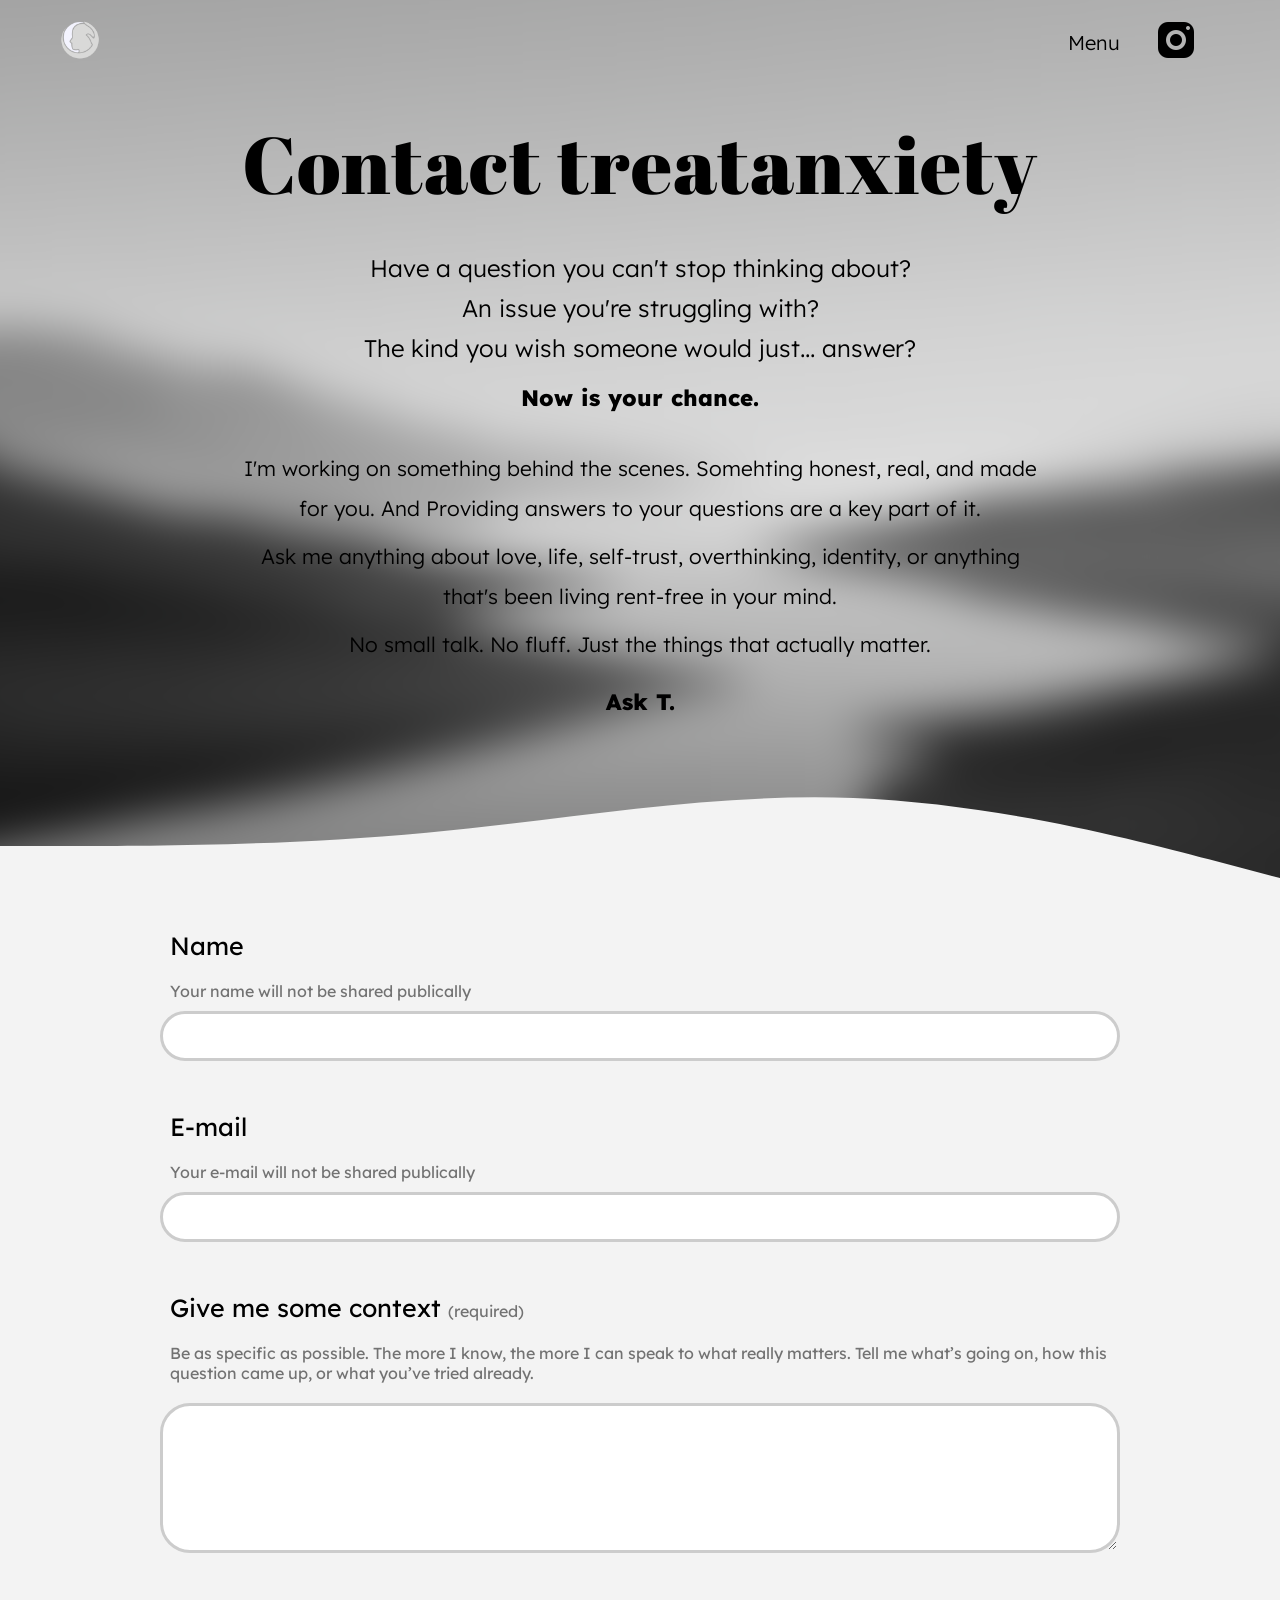
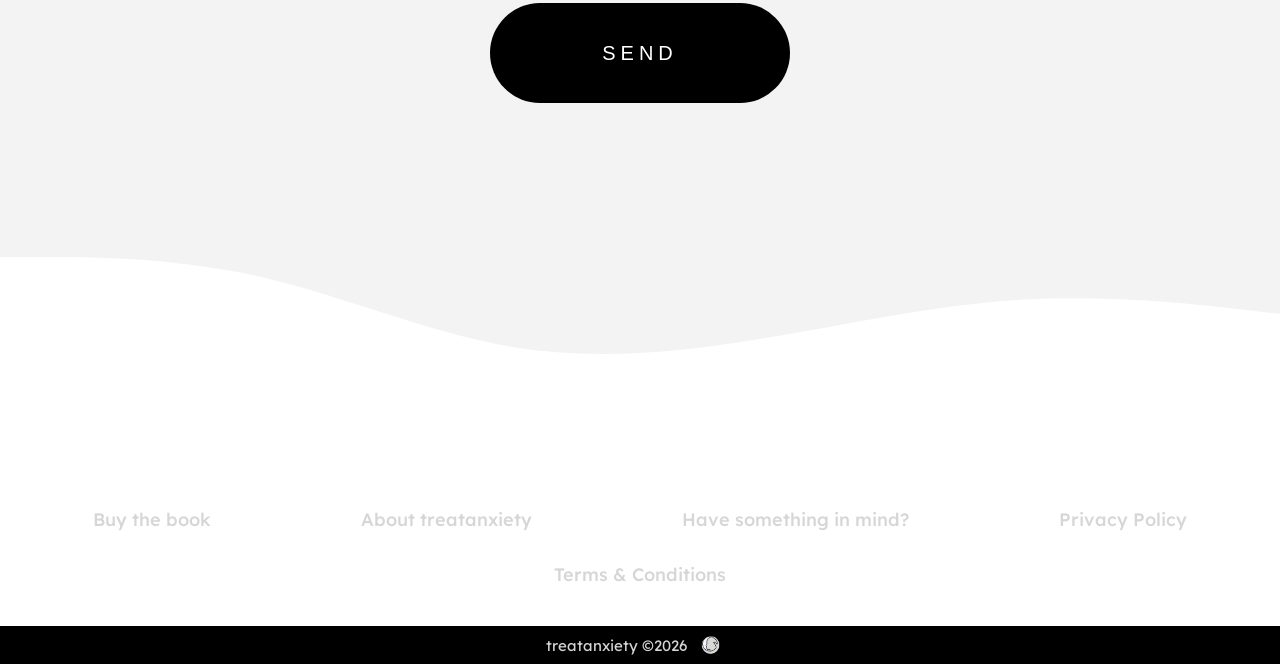
<file: contact.html>
<!DOCTYPE html>
<html lang="en">

<head>
    <meta charset="UTF-8">
    <meta name="viewport" content="width=device-width, initial-scale=1.0">
    <title>Reach out</title>
    <link rel="preconnect" href="https://fonts.googleapis.com">
    <link rel="preconnect" href="https://fonts.gstatic.com" crossorigin>

    <link
        href="https://fonts.googleapis.com/css2?family=Abril+Fatface&family=Lexend+Deca:wght@100..900&family=Lobster&family=Quicksand:wght@300..700&display=swap"
        rel="stylesheet">
    <link rel="stylesheet" href="contact.css">
</head>

<body>
      <div class="top-nav">
        <div class="wrapper">
            <div class="logo-icon">
                <a href="/">
                    <img src="logo-tra.png" alt="">
                </a>
            </div>

            <div class="right-icons">
                <div class="menu-dropdown-wrapper">
                    <a href="#" class="menu-trigger">Menu</a>
                    <div class="dropdown-menu">
                        <ul>
                            <li>
                                <a href="/book.html">Buy the book</a>
                            </li>
                            <li>
                                <a href="#">Read the blogs</a>
                            </li>
                            <li>
                                <a href="/about.html">About treatanxiety</a>
                            </li>
                            <li>
                                <a href="/contact.html">Have something in mind?</a>
                            </li>
                        </ul>
                    </div>
                </div>


                <div class="instagram-icon">
                    <img src="instagram.png" alt="">
                </div>
            </div>

            <div class="mobile-menu-icon">
                <img src="menu-icon.png" alt="">
            </div>

            <div class="mobile-menu-container">
                <div class="mobile-menu-levels">

                    <!-- Level 1 – what shows first -->
                    <div class="menu-level level-1">
                        <ul>
                            <li class="has-submenu">
                                <a href="#" class="submenu-trigger">Menu <span class="arrow">›</span></a>
                            </li>
                            <div class="instagram-icon">
                                <img src="instagram.png" alt="Instagram">
                            </div>
                        </ul>
                    </div>

                    <!-- Level 2 – only appears after clicking Menu › -->
                    <div class="menu-level level-2">
                        <ul>
                            <li class="back-item">
                                <a href="#" class="back-trigger"><span class="arrow">‹</span> Back</a>
                            </li>
                            <li><a href="/book.html">Buy the book</a></li>
                            <li><a href="#">Read the blogs</a></li>
                            <li><a href="/about.html">About treatanxiety</a></li>
                            <li><a href="/contact.html">Have something in mind?</a></li>
                        </ul>
                    </div>

                </div>
            </div>

            <div class="menu-close-icon">
                <img src="close.png" alt="Close">
            </div>

        </div>
    </div>


    <section class="contact-text-section">
        <div class="contact-text-background">

            <img class="contact-text-image" src="contact-bg.png" alt="">

            <div class="contact-text-overlay">
                <h2 class="name">Contact treatanxiety</h2>

                <div class="contact-text-modalities">
                    <div class="first-half">
                        <p>Have a question you can't stop thinking about?</p>
                        <p>An issue you're struggling with?</p>
                        <p>The kind you wish someone would just... answer?</p>
                        <p class="bolded">Now is your chance.
                        </p>
                    </div>
                    <div class="second-half">
                        <p>I'm working on something behind the scenes. Somehting honest, real, and made for you. And
                            Providing answers to your questions are a key part of it.</p>
                        <p>Ask me anything about love, life, self-trust, overthinking, identity, or anything that's been
                            living rent-free in your mind.</p>
                        <p>No small talk. No fluff. Just the things that actually matter.</p>
                        <p class="bolded">Ask T.</p>
                    </div>
                </div>
            </div>
        </div>
        <div class="wave-home">
            <svg xmlns="http://www.w3.org/2000/svg" viewBox="0 0 1440 320" preserveAspectRatio="none">
                <path fill="#f3f3f3" fill-opacity="1"
                    d="M0,192L80,192C160,192,320,192,480,165.3C640,139,800,85,960,96C1120,107,1280,181,1360,218.7L1440,256L1440,320L1360,320C1280,320,1120,320,960,320C800,320,640,320,480,320C320,320,160,320,80,320L0,320Z">
                </path>
            </svg>
        </div>
    </section>

    <section class="contact-section">
        <div class="contact-background">
            <div class="contact-overlay">
                <form action="">
                    <p class="name">Name</p>
                    <p class="subname">Your name will not be shared publically</p>
                    <input type="text" id="name">
                    <p class="email">E-mail</p>
                    <p class="subname">Your e-mail will not be shared publically</p>

                    <input id="email" type="text">
                    <p class="context">Give me some context <small>(required)</small></p>
                    <p class="context-more">Be as specific as possible. The more I know, the more I can speak to what
                        really matters. Tell me
                        what’s going on, how this question came up, or what you’ve tried already.

                    </p>

                    <textarea id="message" name="" id="" cols="30" rows="10"></textarea>
                    <div class="button-submit">
                        <input class="btn-submit" type="submit" value="Send">
                    </div>
                </form>
            </div>
        </div>
    </section>

     <footer>
        <div class="wave-footer">
            <svg xmlns="http://www.w3.org/2000/svg" viewBox="0 0 1440 320" preserveAspectRatio="none">
                <path fill="#f3f3f3" fill-opacity="1"
                    d="M0,64L48,64C96,64,192,64,288,85.3C384,107,480,149,576,165.3C672,181,768,171,864,154.7C960,139,1056,117,1152,112C1248,107,1344,117,1392,122.7L1440,128L1440,0L1392,0C1344,0,1248,0,1152,0C1056,0,960,0,864,0C768,0,672,0,576,0C480,0,384,0,288,0C192,0,96,0,48,0L0,0Z">
                </path>
            </svg>
        </div>

        <div class="wrapper-footer">
            <div class="footer-container">
                <div class="links">
                    <a href="/book.html">Buy the book</a>
                    <a href="/about.html">About treatanxiety</a>
                    <a href="/contact.html">Have something in mind?</a>
                    <a href="/privacy.html">Privacy Policy</a>
                    <a href="/terms.html">Terms & Conditions</a>
                </div>


                <div class="copy-write-bottom">
                    <p>treatanxiety &copy;2026</p>
                    <div class="footer-logo">
                        <img src="logo-tra.png" alt="">
                    </div>
                </div>
            </div>
        </div>
    </footer>

    <script src="noscroll.js"></script>

</body>


</html>
</file>
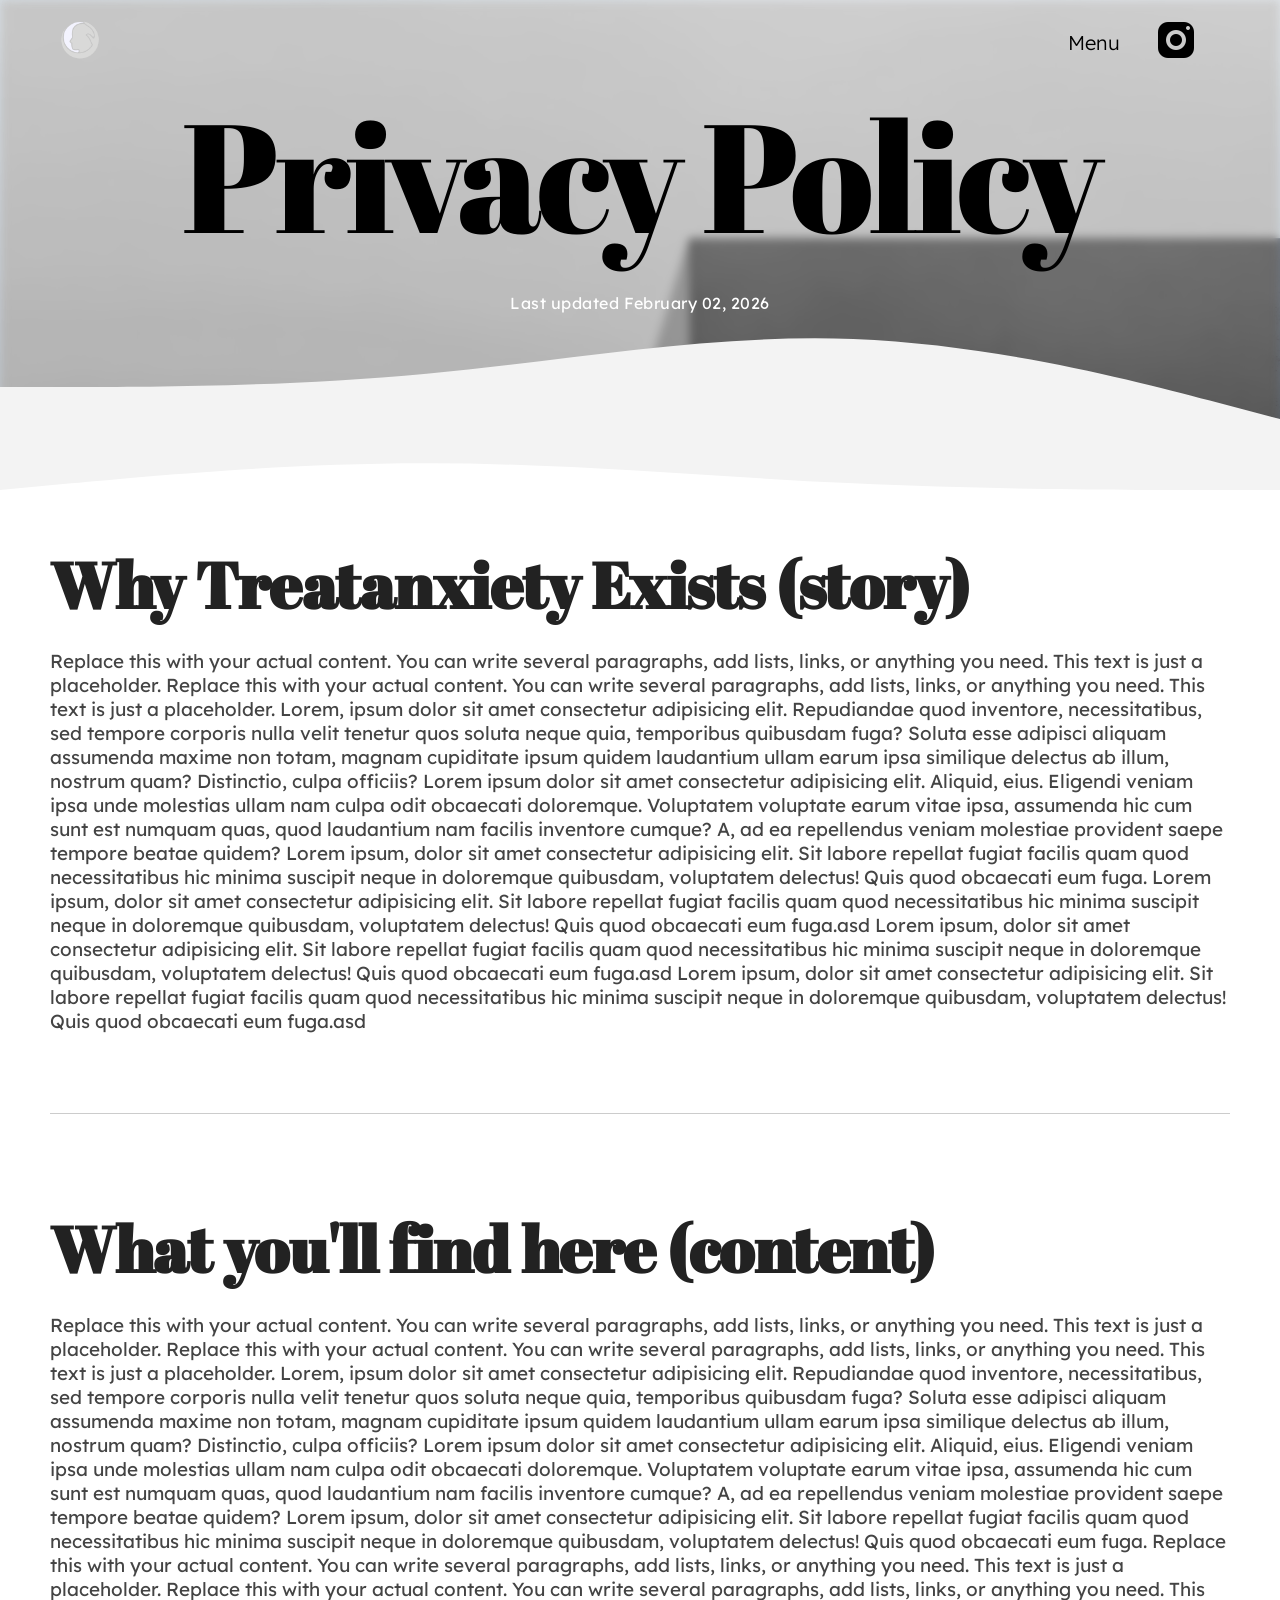
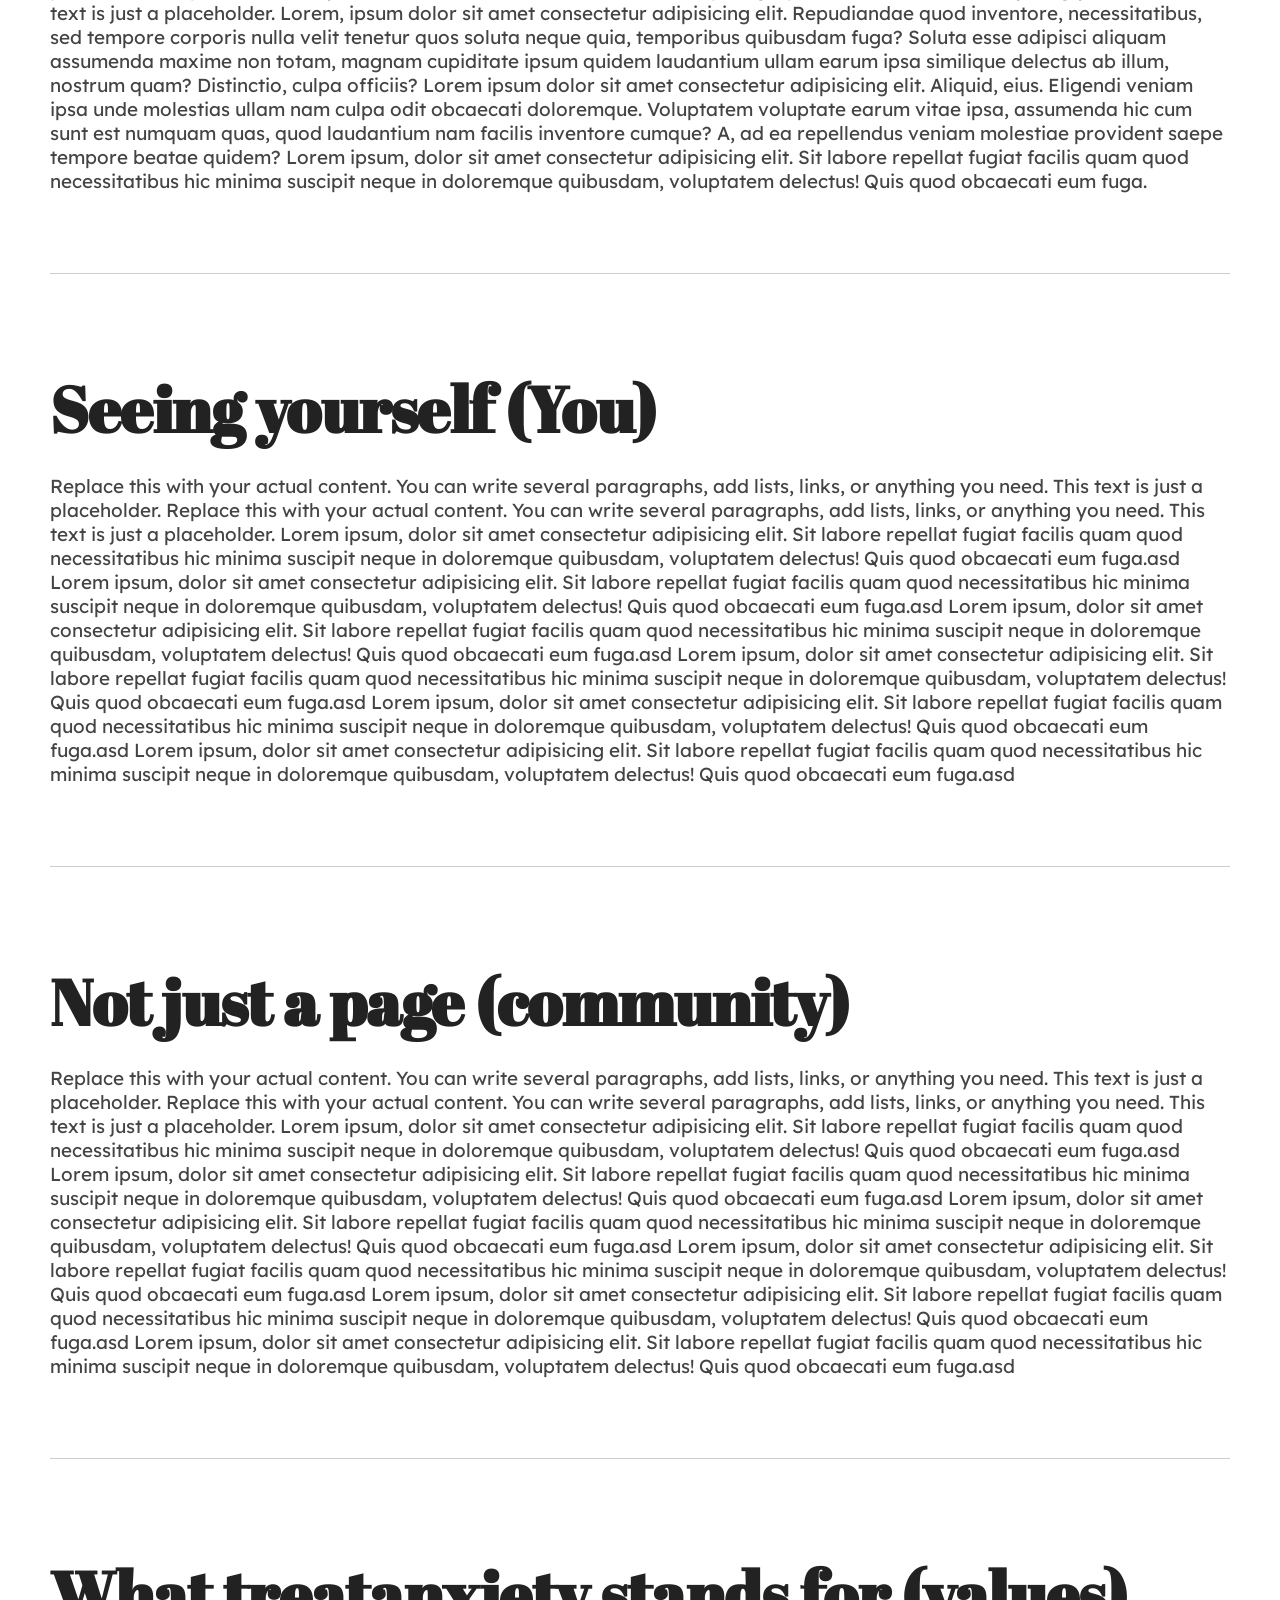
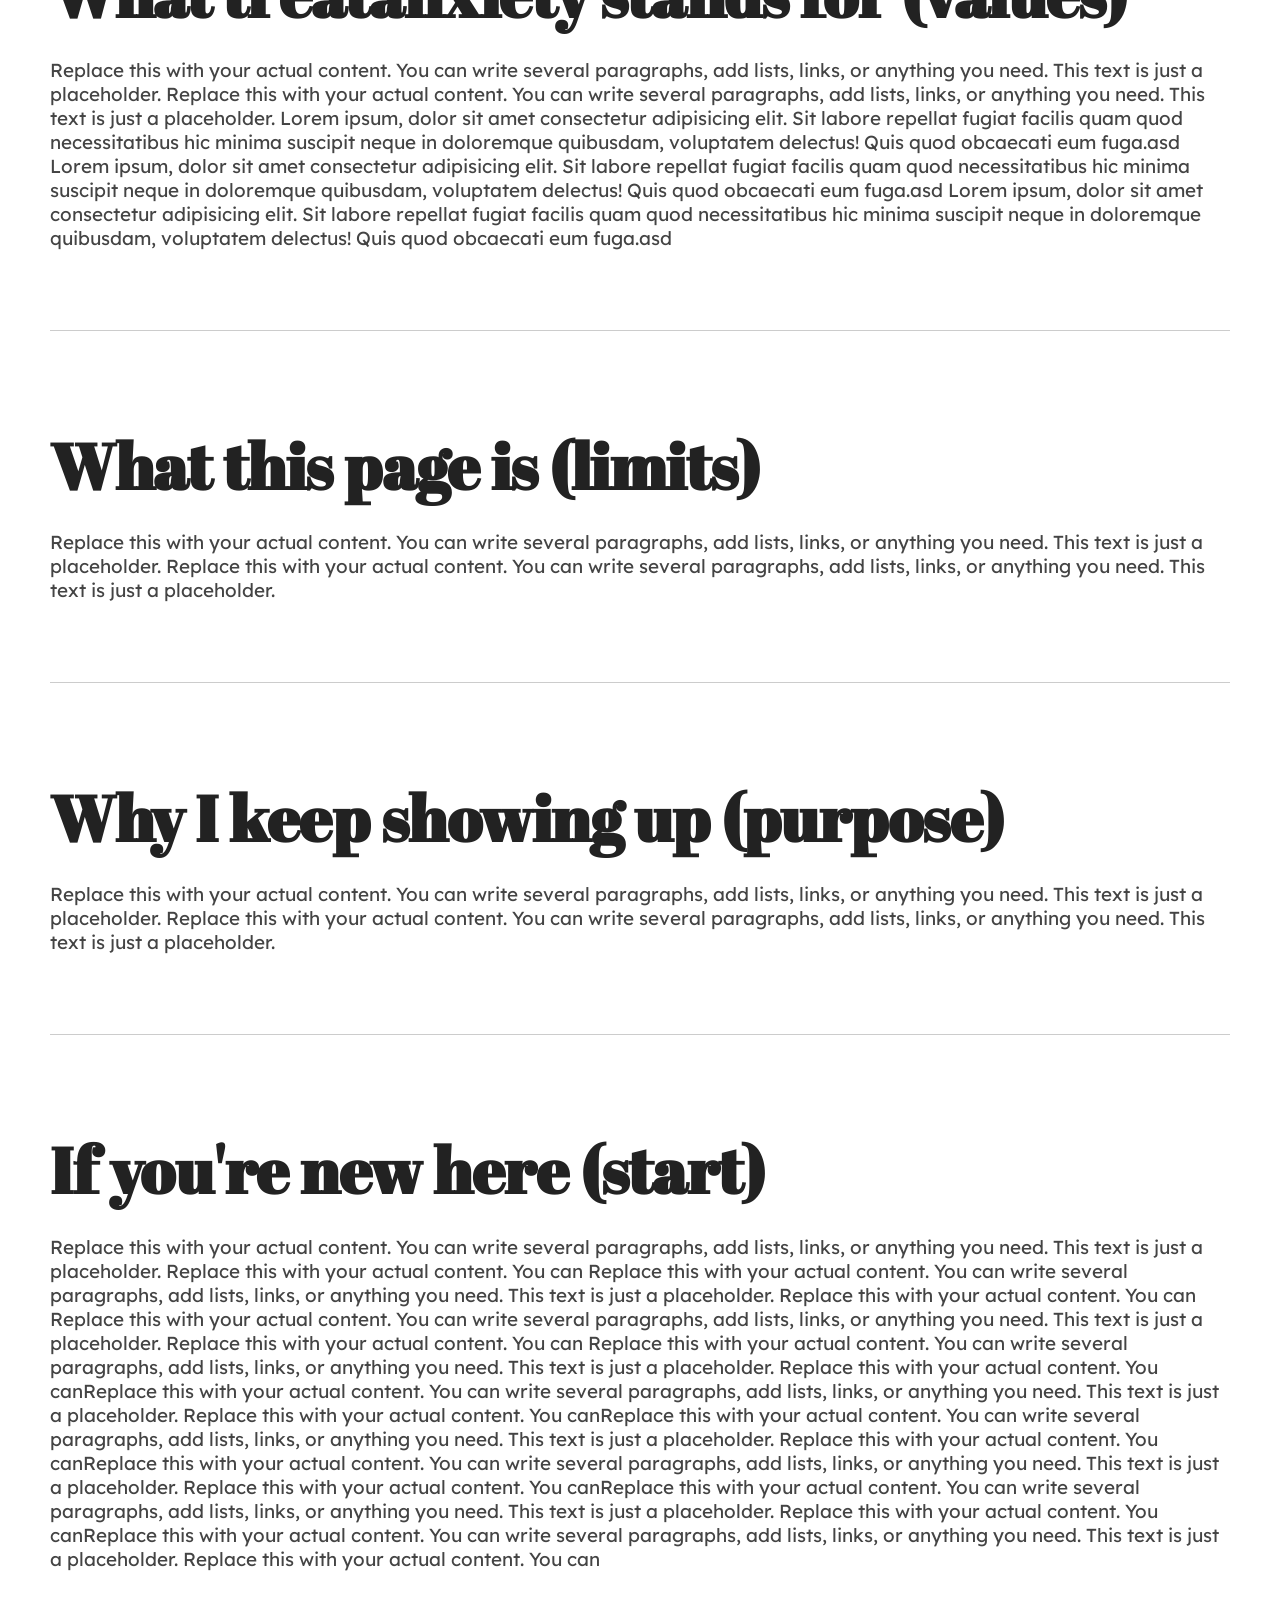
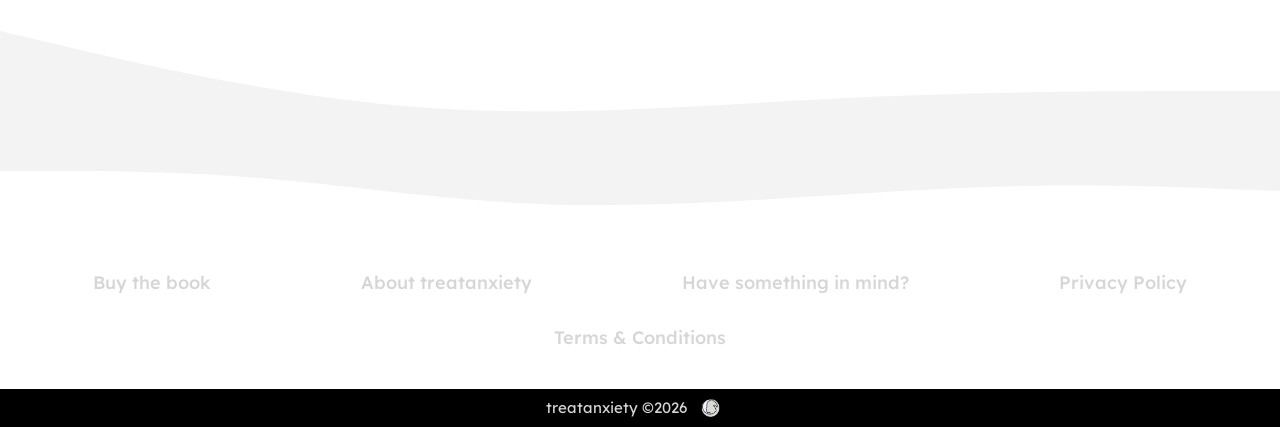
<file: privacy.html>
<!DOCTYPE html>
<html lang="en">

<head>
    <meta charset="UTF-8" />
    <meta name="viewport" content="width=device-width, initial-scale=1.0" />
    <title>Privacy Policy</title>
    <link rel="preconnect" href="https://fonts.googleapis.com">
    <link rel="preconnect" href="https://fonts.gstatic.com" crossorigin>

    <link
        href="https://fonts.googleapis.com/css2?family=Abril+Fatface&family=Lexend+Deca:wght@100..900&family=Lobster&family=Quicksand:wght@300..700&display=swap"
        rel="stylesheet">
    <link rel="stylesheet" href="privacy.css">
</head>

<body>
    <!-- Navigation-bar -->
     <div class="top-nav">
        <div class="wrapper">
            <div class="logo-icon">
                <a href="/">
                    <img src="logo-tra.png" alt="">
                </a>
            </div>

            <div class="right-icons">
                <div class="menu-dropdown-wrapper">
                    <a href="#" class="menu-trigger">Menu</a>
                    <div class="dropdown-menu">
                        <ul>
                            <li>
                                <a href="/book.html">Buy the book</a>
                            </li>
                            <li>
                                <a href="#">Read the blogs</a>
                            </li>
                            <li>
                                <a href="/about.html">About treatanxiety</a>
                            </li>
                            <li>
                                <a href="/contact.html">Have something in mind?</a>
                            </li>
                        </ul>
                    </div>
                </div>


                <div class="instagram-icon">
                    <img src="instagram.png" alt="">
                </div>
            </div>

            <div class="mobile-menu-icon">
                <img src="menu-icon.png" alt="">
            </div>

            <div class="mobile-menu-container">
                <div class="mobile-menu-levels">

                    <!-- Level 1 – what shows first -->
                    <div class="menu-level level-1">
                        <ul>
                            <li class="has-submenu">
                                <a href="#" class="submenu-trigger">Menu <span class="arrow">›</span></a>
                            </li>
                            <div class="instagram-icon">
                                <img src="instagram.png" alt="Instagram">
                            </div>
                        </ul>
                    </div>

                    <!-- Level 2 – only appears after clicking Menu › -->
                    <div class="menu-level level-2">
                        <ul>
                            <li class="back-item">
                                <a href="#" class="back-trigger"><span class="arrow">‹</span> Back</a>
                            </li>
                            <li><a href="/book.html">Buy the book</a></li>
                            <li><a href="#">Read the blogs</a></li>
                            <li><a href="/about.html">About treatanxiety</a></li>
                            <li><a href="/contact.html">Have something in mind?</a></li>
                        </ul>
                    </div>

                </div>
            </div>

            <div class="menu-close-icon">
                <img src="close.png" alt="Close">
            </div>

        </div>
    </div>




    <section class="about-section">
        <div class="about-background">

            <img src="privacy.jpeg" alt="Privacy" class="privacy-background">

            <div class="content-overlay">
                <div class="content-inside">
                    <h2 class="name">Privacy Policy</h2>

                    <div class="modalities">
                        <p>Last updated February 02, 2026 </p>
                    </div>
                </div>
            </div>
        </div>
        <div class="wave-home">
            <svg xmlns="http://www.w3.org/2000/svg" viewBox="0 0 1440 320" preserveAspectRatio="none">
                <path fill="#f3f3f3" fill-opacity="1"
                    d="M0,192L80,192C160,192,320,192,480,165.3C640,139,800,85,960,96C1120,107,1280,181,1360,218.7L1440,256L1440,320L1360,320C1280,320,1120,320,960,320C800,320,640,320,480,320C320,320,160,320,80,320L0,320Z">
                </path>
            </svg>
        </div>
    </section>

    <main>
        <section class="section" id="story">
            <div class="wave-top">
                <svg xmlns="http://www.w3.org/2000/svg" viewBox="0 0 1440 320" preserveAspectRatio="none">
                    <path fill="#f3f3f3" fill-opacity="1"
                        d="M0,64L80,53.3C160,43,320,21,480,21.3C640,21,800,43,960,53.3C1120,64,1280,64,1360,64L1440,64L1440,0L1360,0C1280,0,1120,0,960,0C800,0,640,0,480,0C320,0,160,0,80,0L0,0Z">
                    </path>
                </svg>
            </div>

            <div class="section-content">
                <h2>Why Treatanxiety Exists (story)</h2>
                <p>Replace this with your actual content. You can write several paragraphs, add lists, links, or
                    anything you need. This text is just a placeholder. Replace this with your actual content. You can
                    write several paragraphs, add lists, links, or anything you need. This text is just a placeholder.
                    Lorem, ipsum dolor sit amet consectetur adipisicing elit. Repudiandae quod inventore,
                    necessitatibus, sed tempore corporis nulla velit tenetur quos soluta neque quia, temporibus
                    quibusdam fuga? Soluta esse adipisci aliquam assumenda maxime non totam, magnam cupiditate ipsum
                    quidem laudantium ullam earum ipsa similique delectus ab illum, nostrum quam? Distinctio, culpa
                    officiis?
                    Lorem ipsum dolor sit amet consectetur adipisicing elit. Aliquid, eius. Eligendi veniam ipsa unde
                    molestias ullam nam culpa odit obcaecati doloremque. Voluptatem voluptate earum vitae ipsa,
                    assumenda hic cum sunt est numquam quas, quod laudantium nam facilis inventore cumque? A, ad ea
                    repellendus veniam molestiae provident saepe tempore beatae quidem?
                    Lorem ipsum, dolor sit amet consectetur adipisicing elit. Sit labore repellat fugiat facilis quam
                    quod necessitatibus hic minima suscipit neque in doloremque quibusdam, voluptatem delectus! Quis
                    quod obcaecati eum fuga.
                    Lorem ipsum, dolor sit amet consectetur adipisicing elit. Sit labore repellat fugiat facilis quam
                    quod necessitatibus hic minima suscipit neque in doloremque quibusdam, voluptatem delectus! Quis
                    quod obcaecati eum fuga.asd
                    Lorem ipsum, dolor sit amet consectetur adipisicing elit. Sit labore repellat fugiat facilis quam
                    quod necessitatibus hic minima suscipit neque in doloremque quibusdam, voluptatem delectus! Quis
                    quod obcaecati eum fuga.asd
                    Lorem ipsum, dolor sit amet consectetur adipisicing elit. Sit labore repellat fugiat facilis quam
                    quod necessitatibus hic minima suscipit neque in doloremque quibusdam, voluptatem delectus! Quis
                    quod obcaecati eum fuga.asd
                </p>
            </div>
        </section>
        <section class="section" id="content">
            </div>
            <div class="section-content">
                <h2>What you'll find here (content)</h2>
                <p>Replace this with your actual content. You can write several paragraphs, add lists, links, or
                    anything you need. This text is just a placeholder. Replace this with your actual content. You can
                    write several paragraphs, add lists, links, or anything you need. This text is just a placeholder.
                    Lorem, ipsum dolor sit amet consectetur adipisicing elit. Repudiandae quod inventore,
                    necessitatibus, sed tempore corporis nulla velit tenetur quos soluta neque quia, temporibus
                    quibusdam fuga? Soluta esse adipisci aliquam assumenda maxime non totam, magnam cupiditate ipsum
                    quidem laudantium ullam earum ipsa similique delectus ab illum, nostrum quam? Distinctio, culpa
                    officiis?
                    Lorem ipsum dolor sit amet consectetur adipisicing elit. Aliquid, eius. Eligendi veniam ipsa unde
                    molestias ullam nam culpa odit obcaecati doloremque. Voluptatem voluptate earum vitae ipsa,
                    assumenda hic cum sunt est numquam quas, quod laudantium nam facilis inventore cumque? A, ad ea
                    repellendus veniam molestiae provident saepe tempore beatae quidem?
                    Lorem ipsum, dolor sit amet consectetur adipisicing elit. Sit labore repellat fugiat facilis quam
                    quod necessitatibus hic minima suscipit neque in doloremque quibusdam, voluptatem delectus! Quis
                    quod obcaecati eum fuga.
                    Replace this with your actual content. You can write several paragraphs, add lists, links, or
                    anything you need. This text is just a placeholder. Replace this with your actual content. You can
                    write several paragraphs, add lists, links, or anything you need. This text is just a placeholder.
                    Lorem, ipsum dolor sit amet consectetur adipisicing elit. Repudiandae quod inventore,
                    necessitatibus, sed tempore corporis nulla velit tenetur quos soluta neque quia, temporibus
                    quibusdam fuga? Soluta esse adipisci aliquam assumenda maxime non totam, magnam cupiditate ipsum
                    quidem laudantium ullam earum ipsa similique delectus ab illum, nostrum quam? Distinctio, culpa
                    officiis?
                    Lorem ipsum dolor sit amet consectetur adipisicing elit. Aliquid, eius. Eligendi veniam ipsa unde
                    molestias ullam nam culpa odit obcaecati doloremque. Voluptatem voluptate earum vitae ipsa,
                    assumenda hic cum sunt est numquam quas, quod laudantium nam facilis inventore cumque? A, ad ea
                    repellendus veniam molestiae provident saepe tempore beatae quidem?
                    Lorem ipsum, dolor sit amet consectetur adipisicing elit. Sit labore repellat fugiat facilis quam
                    quod necessitatibus hic minima suscipit neque in doloremque quibusdam, voluptatem delectus! Quis
                    quod obcaecati eum fuga.
                </p>
            </div>
        </section>
        <section class="section" id="you">
            <div class="section-content">
                <h2>Seeing yourself (You)</h2>
                <p>Replace this with your actual content. You can write several paragraphs, add lists, links, or
                    anything you need. This text is just a placeholder. Replace this with your actual content. You can
                    write several paragraphs, add lists, links, or anything you need. This text is just a placeholder.
                    Lorem ipsum, dolor sit amet consectetur adipisicing elit. Sit labore repellat fugiat facilis quam
                    quod necessitatibus hic minima suscipit neque in doloremque quibusdam, voluptatem delectus! Quis
                    quod obcaecati eum fuga.asd
                    Lorem ipsum, dolor sit amet consectetur adipisicing elit. Sit labore repellat fugiat facilis quam
                    quod necessitatibus hic minima suscipit neque in doloremque quibusdam, voluptatem delectus! Quis
                    quod obcaecati eum fuga.asd
                    Lorem ipsum, dolor sit amet consectetur adipisicing elit. Sit labore repellat fugiat facilis quam
                    quod necessitatibus hic minima suscipit neque in doloremque quibusdam, voluptatem delectus! Quis
                    quod obcaecati eum fuga.asd
                    Lorem ipsum, dolor sit amet consectetur adipisicing elit. Sit labore repellat fugiat facilis quam
                    quod necessitatibus hic minima suscipit neque in doloremque quibusdam, voluptatem delectus! Quis
                    quod obcaecati eum fuga.asd
                    Lorem ipsum, dolor sit amet consectetur adipisicing elit. Sit labore repellat fugiat facilis quam
                    quod necessitatibus hic minima suscipit neque in doloremque quibusdam, voluptatem delectus! Quis
                    quod obcaecati eum fuga.asd
                    Lorem ipsum, dolor sit amet consectetur adipisicing elit. Sit labore repellat fugiat facilis quam
                    quod necessitatibus hic minima suscipit neque in doloremque quibusdam, voluptatem delectus! Quis
                    quod obcaecati eum fuga.asd
                </p>
            </div>
        </section>
        <section class="section" id="community">
            <div class="section-content">
                <h2>Not just a page (community)</h2>
                <p>Replace this with your actual content. You can write several paragraphs, add lists, links, or
                    anything you need. This text is just a placeholder. Replace this with your actual content. You can
                    write several paragraphs, add lists, links, or anything you need. This text is just a placeholder.

                    Lorem ipsum, dolor sit amet consectetur adipisicing elit. Sit labore repellat fugiat facilis quam
                    quod necessitatibus hic minima suscipit neque in doloremque quibusdam, voluptatem delectus! Quis
                    quod obcaecati eum fuga.asd
                    Lorem ipsum, dolor sit amet consectetur adipisicing elit. Sit labore repellat fugiat facilis quam
                    quod necessitatibus hic minima suscipit neque in doloremque quibusdam, voluptatem delectus! Quis
                    quod obcaecati eum fuga.asd
                    Lorem ipsum, dolor sit amet consectetur adipisicing elit. Sit labore repellat fugiat facilis quam
                    quod necessitatibus hic minima suscipit neque in doloremque quibusdam, voluptatem delectus! Quis
                    quod obcaecati eum fuga.asd
              
                Lorem ipsum, dolor sit amet consectetur adipisicing elit. Sit labore repellat fugiat facilis quam quod
                necessitatibus hic minima suscipit neque in doloremque quibusdam, voluptatem delectus! Quis quod
                obcaecati eum fuga.asd
                Lorem ipsum, dolor sit amet consectetur adipisicing elit. Sit labore repellat fugiat facilis quam quod
                necessitatibus hic minima suscipit neque in doloremque quibusdam, voluptatem delectus! Quis quod
                obcaecati eum fuga.asd
                Lorem ipsum, dolor sit amet consectetur adipisicing elit. Sit labore repellat fugiat facilis quam quod
                necessitatibus hic minima suscipit neque in doloremque quibusdam, voluptatem delectus! Quis quod
                obcaecati eum fuga.asd
                </p>
            </div>
        </section>
        <section class="section" id="values">
            <div class="section-content">

                <h2>What treatanxiety stands for (values)</h2>
                <p>Replace this with your actual content. You can write several paragraphs, add lists, links, or
                    anything you need. This text is just a placeholder. Replace this with your actual content. You can
                    write several paragraphs, add lists, links, or anything you need. This text is just a placeholder.
                    Lorem ipsum, dolor sit amet consectetur adipisicing elit. Sit labore repellat fugiat facilis quam
                    quod necessitatibus hic minima suscipit neque in doloremque quibusdam, voluptatem delectus! Quis
                    quod obcaecati eum fuga.asd
                    Lorem ipsum, dolor sit amet consectetur adipisicing elit. Sit labore repellat fugiat facilis quam
                    quod necessitatibus hic minima suscipit neque in doloremque quibusdam, voluptatem delectus! Quis
                    quod obcaecati eum fuga.asd
                    Lorem ipsum, dolor sit amet consectetur adipisicing elit. Sit labore repellat fugiat facilis quam
                    quod necessitatibus hic minima suscipit neque in doloremque quibusdam, voluptatem delectus! Quis
                    quod obcaecati eum fuga.asd
                </p>
            </div>
        </section>
        <section class="section" id="limits">
            <div class="section-content">
                <h2>What this page is (limits)</h2>
                <p>Replace this with your actual content. You can write several paragraphs, add lists, links, or
                    anything you need. This text is just a placeholder. Replace this with your actual content. You can
                    write several paragraphs, add lists, links, or anything you need. This text is just a placeholder.
                </p>
            </div>
        </section>
        <section class="section" id="purpose">
            <div class="section-content">
                <h2>Why I keep showing up (purpose)</h2>
                <p>Replace this with your actual content. You can write several paragraphs, add lists, links, or
                    anything you need. This text is just a placeholder. Replace this with your actual content. You can
                    write several paragraphs, add lists, links, or anything you need. This text is just a placeholder.
                </p>
            </div>
        </section>
        <section class="section" id="start">
            <div class="section-content">
                <h2>If you're new here (start)</h2>
                <p>Replace this with your actual content. You can write several paragraphs, add lists, links, or
                    anything you need. This text is just a placeholder. Replace this with your actual content. You can
                    Replace this with your actual content. You can write several paragraphs, add lists, links, or
                    anything you need. This text is just a placeholder. Replace this with your actual content. You can
                    Replace this with your actual content. You can write several paragraphs, add lists, links, or
                    anything you need. This text is just a placeholder. Replace this with your actual content. You can
                    Replace this with your actual content. You can write several paragraphs, add lists, links, or
                    anything you need. This text is just a placeholder. Replace this with your actual content. You
                    canReplace this with your actual content. You can write several paragraphs, add lists, links, or
                    anything you need. This text is just a placeholder. Replace this with your actual content. You
                    canReplace this with your actual content. You can write several paragraphs, add lists, links, or
                    anything you need. This text is just a placeholder. Replace this with your actual content. You
                    canReplace this with your actual content. You can write several paragraphs, add lists, links, or
                    anything you need. This text is just a placeholder. Replace this with your actual content. You
                    canReplace this with your actual content. You can write several paragraphs, add lists, links, or
                    anything you need. This text is just a placeholder. Replace this with your actual content. You
                    canReplace this with your actual content. You can write several paragraphs, add lists, links, or
                    anything you need. This text is just a placeholder. Replace this with your actual content. You can
                </p>
            </div>
             <div class="wave-bottom">
                <svg xmlns="http://www.w3.org/2000/svg" viewBox="0 0 1440 320" preserveAspectRatio="none">
                    <path fill="#f3f3f3" fill-opacity="1"
                        d="M0,128L80,154.7C160,181,320,235,480,250.7C640,267,800,245,960,234.7C1120,224,1280,224,1360,224L1440,224L1440,320L1360,320C1280,320,1120,320,960,320C800,320,640,320,480,320C320,320,160,320,80,320L0,320Z">
                    </path>
                </svg>
            </div>
        </section>




    </main>

        <footer>
        <div class="wave-footer">
            <svg xmlns="http://www.w3.org/2000/svg" viewBox="0 0 1440 320" preserveAspectRatio="none">
                <path fill="#f3f3f3" fill-opacity="1"
                    d="M0,64L48,64C96,64,192,64,288,85.3C384,107,480,149,576,165.3C672,181,768,171,864,154.7C960,139,1056,117,1152,112C1248,107,1344,117,1392,122.7L1440,128L1440,0L1392,0C1344,0,1248,0,1152,0C1056,0,960,0,864,0C768,0,672,0,576,0C480,0,384,0,288,0C192,0,96,0,48,0L0,0Z">
                </path>
            </svg>
        </div>

        <div class="wrapper-footer">
            <div class="footer-container">
                <div class="links">
                    <a href="/book.html">Buy the book</a>
                    <a href="/about.html">About treatanxiety</a>
                    <a href="/contact.html">Have something in mind?</a>
                    <a href="/privacy.html">Privacy Policy</a>
                    <a href="/terms.html">Terms & Conditions</a>
                </div>


                <div class="copy-write-bottom">
                    <p>treatanxiety &copy;2026</p>
                    <div class="footer-logo">
                        <img src="logo-tra.png" alt="">
                    </div>
                </div>
            </div>
        </div>
    </footer>

    <script src="about.js"></script>


</body>


</html>
</file>
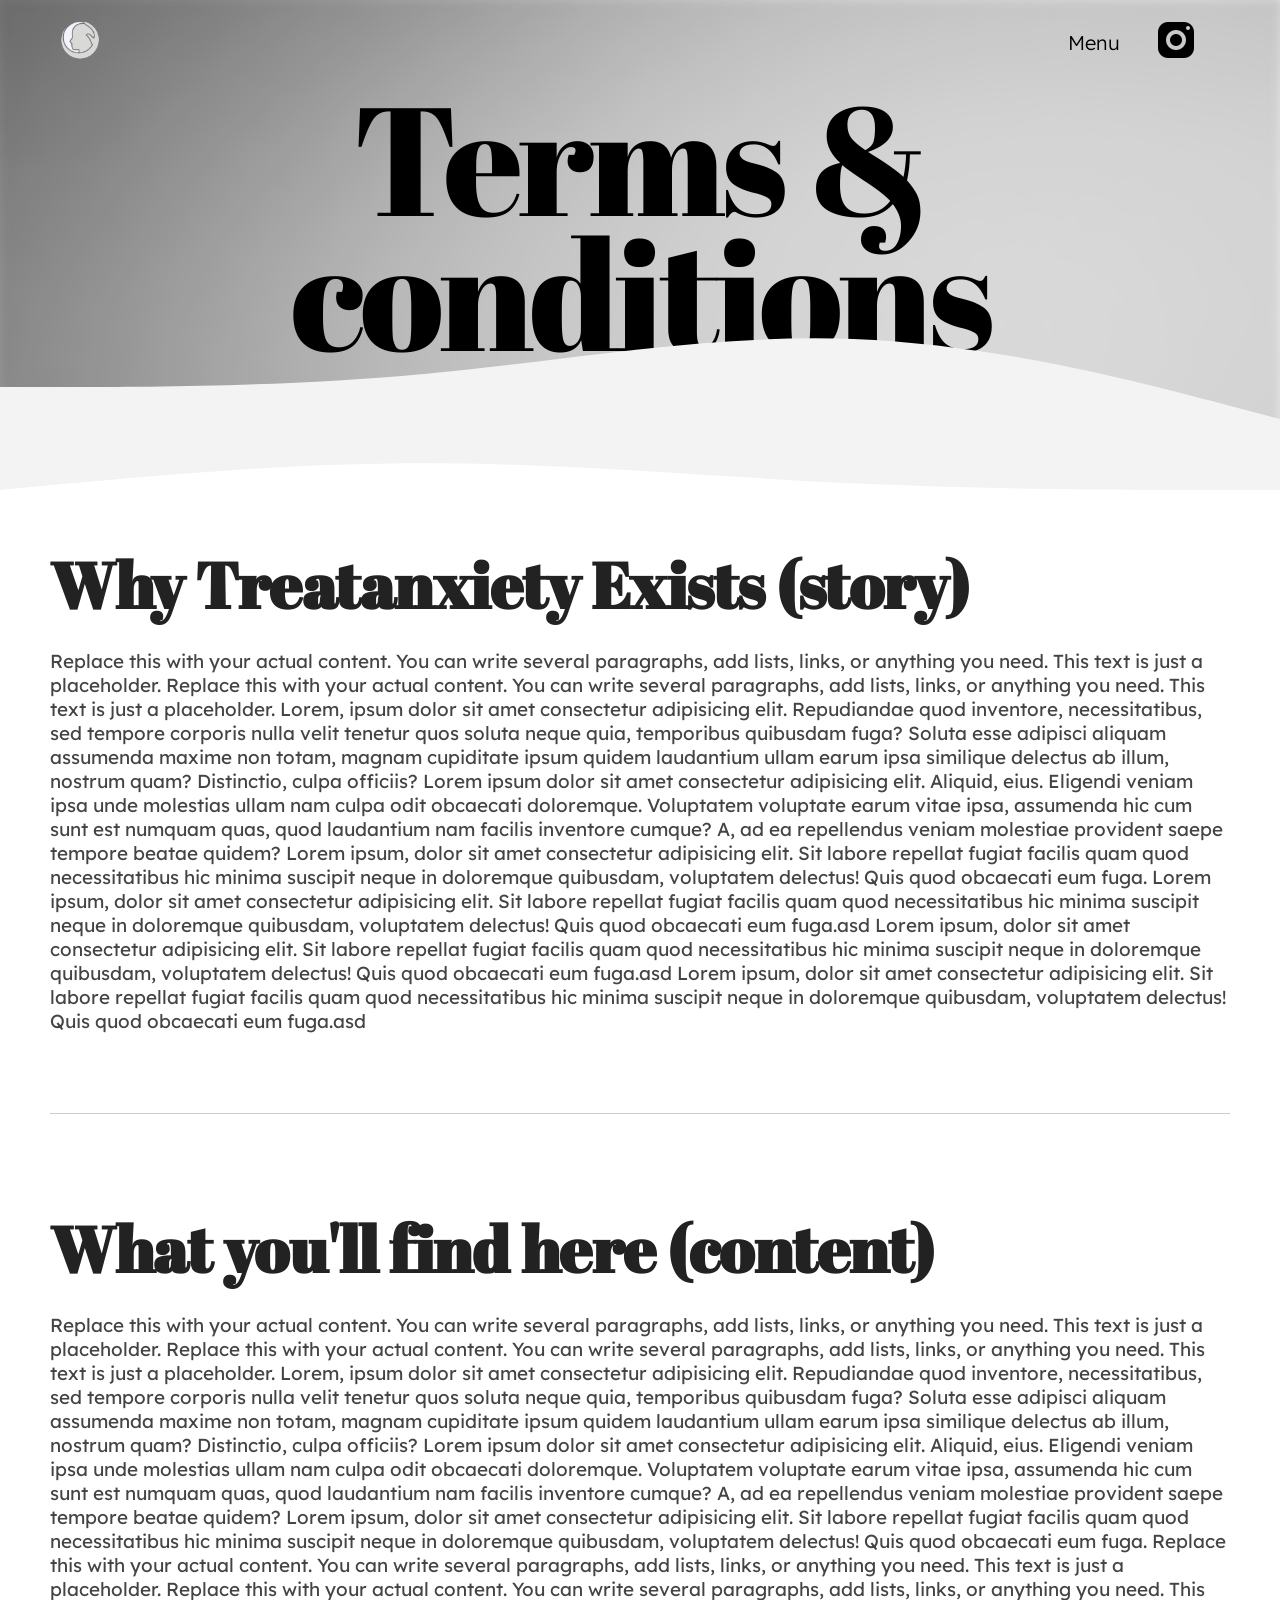
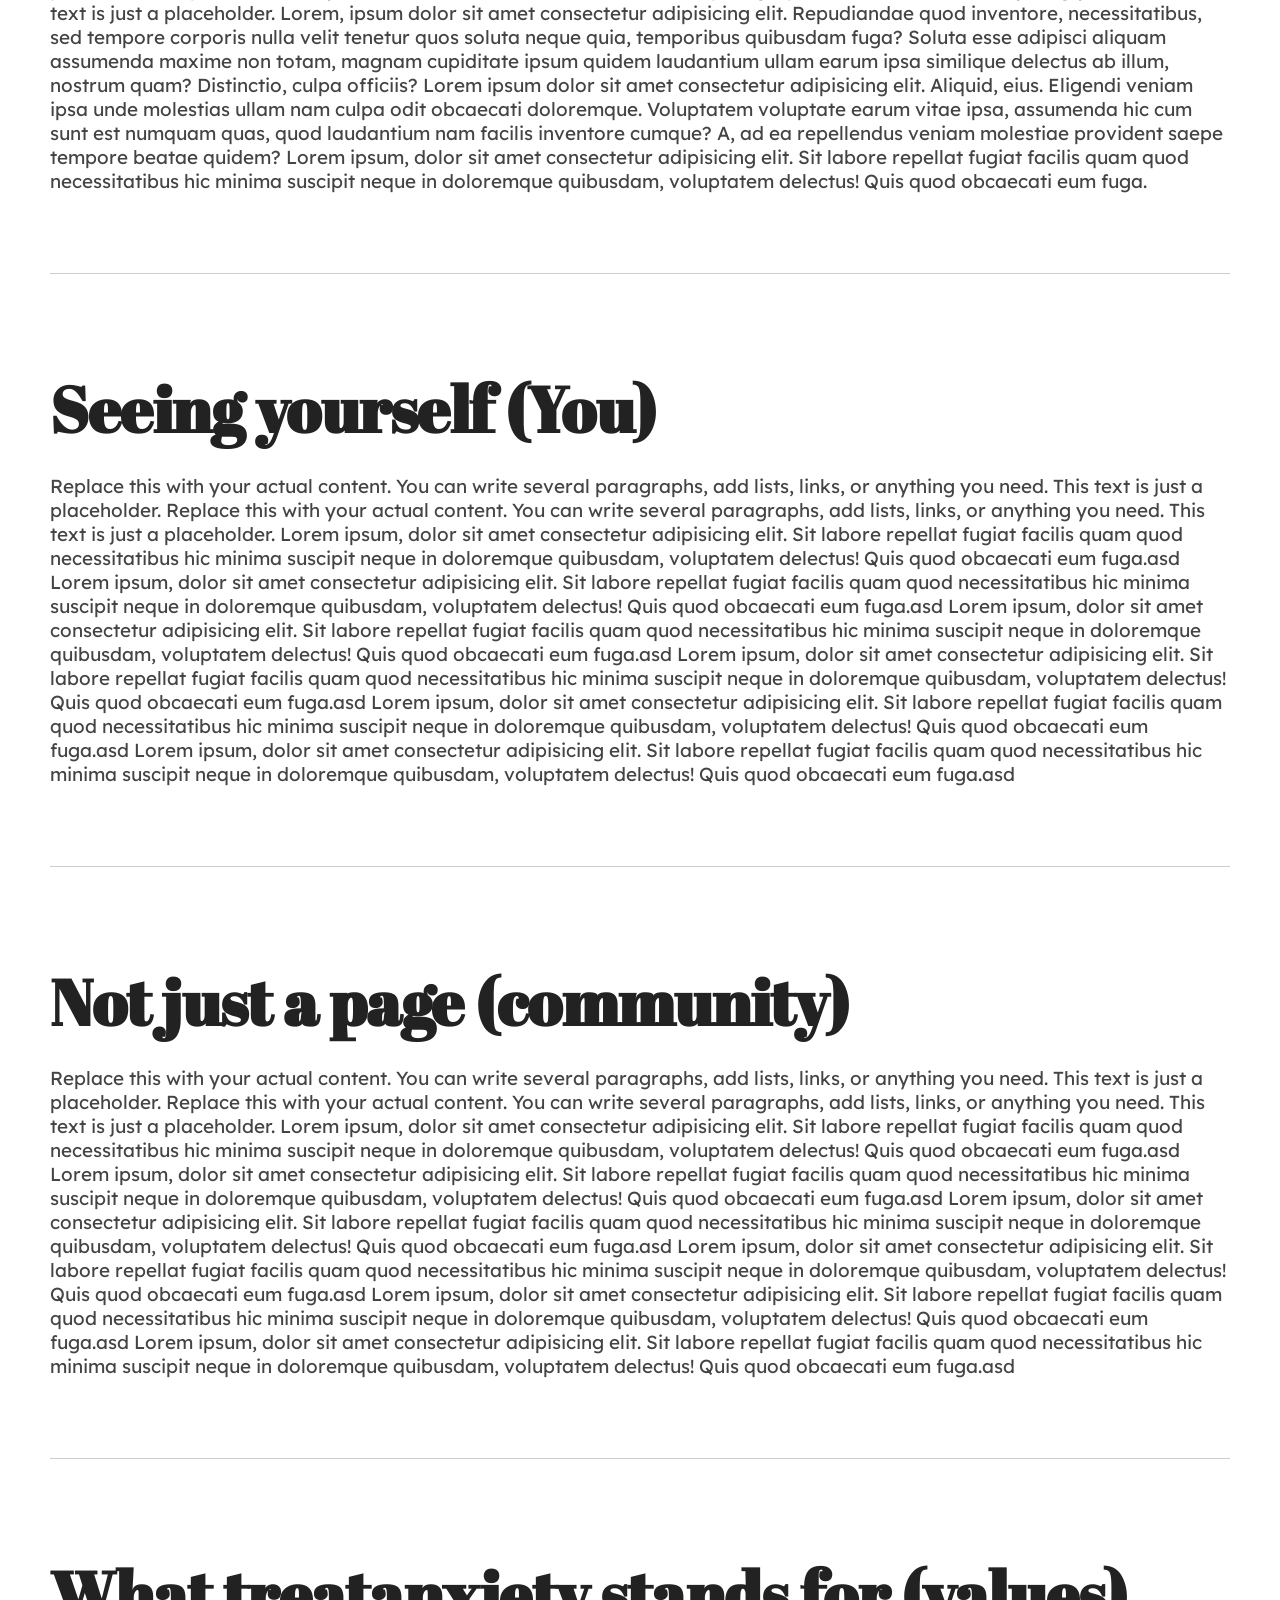
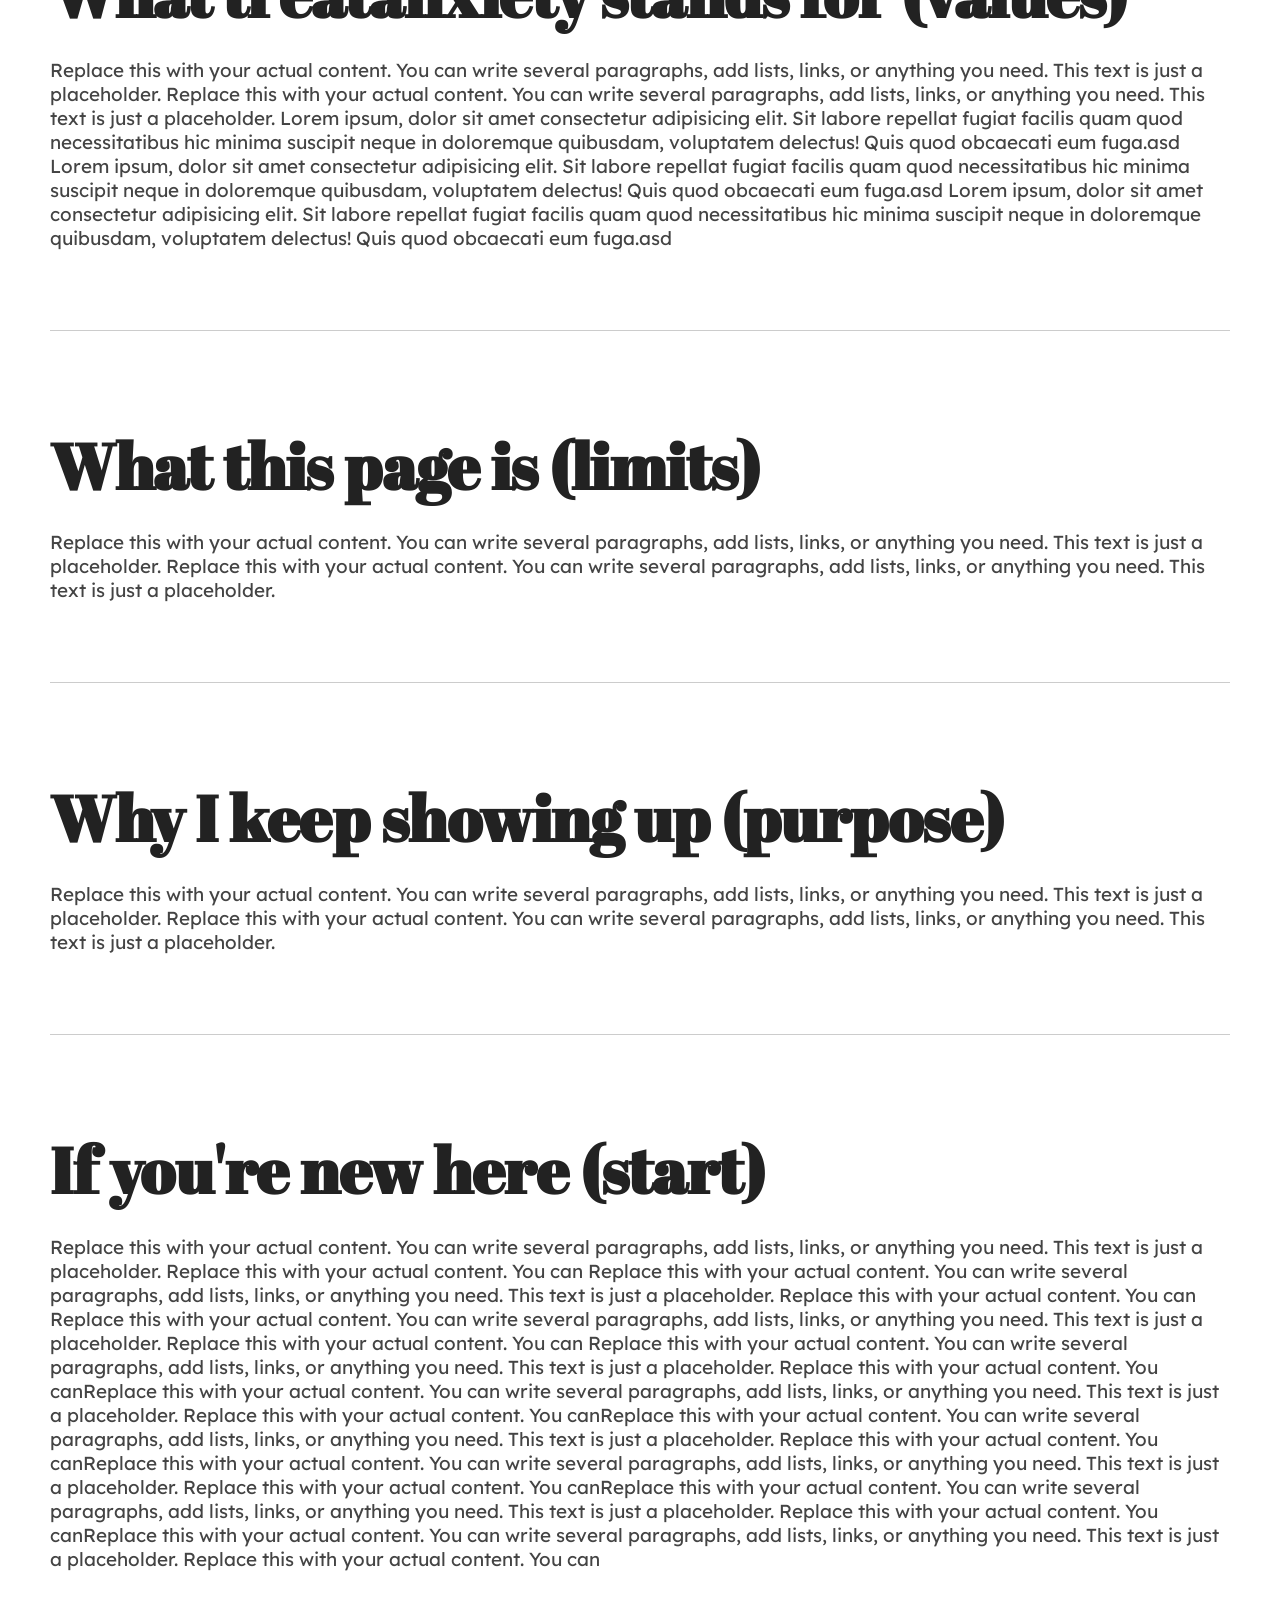
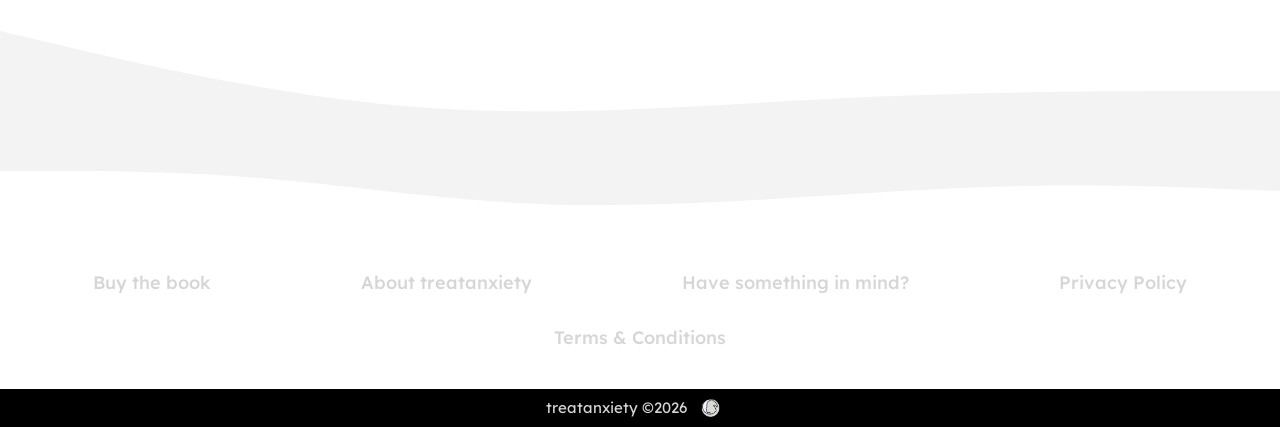
<file: terms.html>
<!DOCTYPE html>
<html lang="en">

<head>
    <meta charset="UTF-8" />
    <meta name="viewport" content="width=device-width, initial-scale=1.0" />
    <title>Terms & Conditions</title>
    <link rel="preconnect" href="https://fonts.googleapis.com">
    <link rel="preconnect" href="https://fonts.gstatic.com" crossorigin>

    <link
        href="https://fonts.googleapis.com/css2?family=Abril+Fatface&family=Lexend+Deca:wght@100..900&family=Lobster&family=Quicksand:wght@300..700&display=swap"
        rel="stylesheet">
    <link rel="stylesheet" href="terms.css">
</head>

<body>
    <!-- Navigation-bar -->
     <div class="top-nav">
        <div class="wrapper">
            <div class="logo-icon">
                <a href="/">
                    <img src="logo-tra.png" alt="">
                </a>
            </div>

            <div class="right-icons">
                <div class="menu-dropdown-wrapper">
                    <a href="#" class="menu-trigger">Menu</a>
                    <div class="dropdown-menu">
                        <ul>
                            <li>
                                <a href="/book.html">Buy the book</a>
                            </li>
                            <li>
                                <a href="#">Read the blogs</a>
                            </li>
                            <li>
                                <a href="/about.html">About treatanxiety</a>
                            </li>
                            <li>
                                <a href="/contact.html">Have something in mind?</a>
                            </li>
                        </ul>
                    </div>
                </div>


                <div class="instagram-icon">
                    <img src="instagram.png" alt="">
                </div>
            </div>

            <div class="mobile-menu-icon">
                <img src="menu-icon.png" alt="">
            </div>

            <div class="mobile-menu-container">
                <div class="mobile-menu-levels">

                    <!-- Level 1 – what shows first -->
                    <div class="menu-level level-1">
                        <ul>
                            <li class="has-submenu">
                                <a href="#" class="submenu-trigger">Menu <span class="arrow">›</span></a>
                            </li>
                            <div class="instagram-icon">
                                <img src="instagram.png" alt="Instagram">
                            </div>
                        </ul>
                    </div>

                    <!-- Level 2 – only appears after clicking Menu › -->
                    <div class="menu-level level-2">
                        <ul>
                            <li class="back-item">
                                <a href="#" class="back-trigger"><span class="arrow">‹</span> Back</a>
                            </li>
                            <li><a href="/book.html">Buy the book</a></li>
                            <li><a href="#">Read the blogs</a></li>
                            <li><a href="/about.html">About treatanxiety</a></li>
                            <li><a href="/contact.html">Have something in mind?</a></li>
                        </ul>
                    </div>

                </div>
            </div>

            <div class="menu-close-icon">
                <img src="close.png" alt="Close">
            </div>

        </div>
    </div>




    <section class="about-section">
        <div class="about-background">

            <img src="terms.jpg" alt="Privacy" class="privacy-background">

            <div class="content-overlay">
                <div class="content-inside">
                    
                    <h2 class="name">Terms & conditions</h2>

                   
                </div>
            </div>
        </div>
        <div class="wave-home">
            <svg xmlns="http://www.w3.org/2000/svg" viewBox="0 0 1440 320" preserveAspectRatio="none">
                <path fill="#f3f3f3" fill-opacity="1"
                    d="M0,192L80,192C160,192,320,192,480,165.3C640,139,800,85,960,96C1120,107,1280,181,1360,218.7L1440,256L1440,320L1360,320C1280,320,1120,320,960,320C800,320,640,320,480,320C320,320,160,320,80,320L0,320Z">
                </path>
            </svg>
        </div>
    </section>

    <main>
        <section class="section" id="story">
            <div class="wave-top">
                <svg xmlns="http://www.w3.org/2000/svg" viewBox="0 0 1440 320" preserveAspectRatio="none">
                    <path fill="#f3f3f3" fill-opacity="1"
                        d="M0,64L80,53.3C160,43,320,21,480,21.3C640,21,800,43,960,53.3C1120,64,1280,64,1360,64L1440,64L1440,0L1360,0C1280,0,1120,0,960,0C800,0,640,0,480,0C320,0,160,0,80,0L0,0Z">
                    </path>
                </svg>
            </div>

            <div class="section-content">
                <h2>Why Treatanxiety Exists (story)</h2>
                <p>Replace this with your actual content. You can write several paragraphs, add lists, links, or
                    anything you need. This text is just a placeholder. Replace this with your actual content. You can
                    write several paragraphs, add lists, links, or anything you need. This text is just a placeholder.
                    Lorem, ipsum dolor sit amet consectetur adipisicing elit. Repudiandae quod inventore,
                    necessitatibus, sed tempore corporis nulla velit tenetur quos soluta neque quia, temporibus
                    quibusdam fuga? Soluta esse adipisci aliquam assumenda maxime non totam, magnam cupiditate ipsum
                    quidem laudantium ullam earum ipsa similique delectus ab illum, nostrum quam? Distinctio, culpa
                    officiis?
                    Lorem ipsum dolor sit amet consectetur adipisicing elit. Aliquid, eius. Eligendi veniam ipsa unde
                    molestias ullam nam culpa odit obcaecati doloremque. Voluptatem voluptate earum vitae ipsa,
                    assumenda hic cum sunt est numquam quas, quod laudantium nam facilis inventore cumque? A, ad ea
                    repellendus veniam molestiae provident saepe tempore beatae quidem?
                    Lorem ipsum, dolor sit amet consectetur adipisicing elit. Sit labore repellat fugiat facilis quam
                    quod necessitatibus hic minima suscipit neque in doloremque quibusdam, voluptatem delectus! Quis
                    quod obcaecati eum fuga.
                    Lorem ipsum, dolor sit amet consectetur adipisicing elit. Sit labore repellat fugiat facilis quam
                    quod necessitatibus hic minima suscipit neque in doloremque quibusdam, voluptatem delectus! Quis
                    quod obcaecati eum fuga.asd
                    Lorem ipsum, dolor sit amet consectetur adipisicing elit. Sit labore repellat fugiat facilis quam
                    quod necessitatibus hic minima suscipit neque in doloremque quibusdam, voluptatem delectus! Quis
                    quod obcaecati eum fuga.asd
                    Lorem ipsum, dolor sit amet consectetur adipisicing elit. Sit labore repellat fugiat facilis quam
                    quod necessitatibus hic minima suscipit neque in doloremque quibusdam, voluptatem delectus! Quis
                    quod obcaecati eum fuga.asd
                </p>
            </div>
        </section>
        <section class="section" id="content">
            </div>
            <div class="section-content">
                <h2>What you'll find here (content)</h2>
                <p>Replace this with your actual content. You can write several paragraphs, add lists, links, or
                    anything you need. This text is just a placeholder. Replace this with your actual content. You can
                    write several paragraphs, add lists, links, or anything you need. This text is just a placeholder.
                    Lorem, ipsum dolor sit amet consectetur adipisicing elit. Repudiandae quod inventore,
                    necessitatibus, sed tempore corporis nulla velit tenetur quos soluta neque quia, temporibus
                    quibusdam fuga? Soluta esse adipisci aliquam assumenda maxime non totam, magnam cupiditate ipsum
                    quidem laudantium ullam earum ipsa similique delectus ab illum, nostrum quam? Distinctio, culpa
                    officiis?
                    Lorem ipsum dolor sit amet consectetur adipisicing elit. Aliquid, eius. Eligendi veniam ipsa unde
                    molestias ullam nam culpa odit obcaecati doloremque. Voluptatem voluptate earum vitae ipsa,
                    assumenda hic cum sunt est numquam quas, quod laudantium nam facilis inventore cumque? A, ad ea
                    repellendus veniam molestiae provident saepe tempore beatae quidem?
                    Lorem ipsum, dolor sit amet consectetur adipisicing elit. Sit labore repellat fugiat facilis quam
                    quod necessitatibus hic minima suscipit neque in doloremque quibusdam, voluptatem delectus! Quis
                    quod obcaecati eum fuga.
                    Replace this with your actual content. You can write several paragraphs, add lists, links, or
                    anything you need. This text is just a placeholder. Replace this with your actual content. You can
                    write several paragraphs, add lists, links, or anything you need. This text is just a placeholder.
                    Lorem, ipsum dolor sit amet consectetur adipisicing elit. Repudiandae quod inventore,
                    necessitatibus, sed tempore corporis nulla velit tenetur quos soluta neque quia, temporibus
                    quibusdam fuga? Soluta esse adipisci aliquam assumenda maxime non totam, magnam cupiditate ipsum
                    quidem laudantium ullam earum ipsa similique delectus ab illum, nostrum quam? Distinctio, culpa
                    officiis?
                    Lorem ipsum dolor sit amet consectetur adipisicing elit. Aliquid, eius. Eligendi veniam ipsa unde
                    molestias ullam nam culpa odit obcaecati doloremque. Voluptatem voluptate earum vitae ipsa,
                    assumenda hic cum sunt est numquam quas, quod laudantium nam facilis inventore cumque? A, ad ea
                    repellendus veniam molestiae provident saepe tempore beatae quidem?
                    Lorem ipsum, dolor sit amet consectetur adipisicing elit. Sit labore repellat fugiat facilis quam
                    quod necessitatibus hic minima suscipit neque in doloremque quibusdam, voluptatem delectus! Quis
                    quod obcaecati eum fuga.
                </p>
            </div>
        </section>
        <section class="section" id="you">
            <div class="section-content">
                <h2>Seeing yourself (You)</h2>
                <p>Replace this with your actual content. You can write several paragraphs, add lists, links, or
                    anything you need. This text is just a placeholder. Replace this with your actual content. You can
                    write several paragraphs, add lists, links, or anything you need. This text is just a placeholder.
                    Lorem ipsum, dolor sit amet consectetur adipisicing elit. Sit labore repellat fugiat facilis quam
                    quod necessitatibus hic minima suscipit neque in doloremque quibusdam, voluptatem delectus! Quis
                    quod obcaecati eum fuga.asd
                    Lorem ipsum, dolor sit amet consectetur adipisicing elit. Sit labore repellat fugiat facilis quam
                    quod necessitatibus hic minima suscipit neque in doloremque quibusdam, voluptatem delectus! Quis
                    quod obcaecati eum fuga.asd
                    Lorem ipsum, dolor sit amet consectetur adipisicing elit. Sit labore repellat fugiat facilis quam
                    quod necessitatibus hic minima suscipit neque in doloremque quibusdam, voluptatem delectus! Quis
                    quod obcaecati eum fuga.asd
                    Lorem ipsum, dolor sit amet consectetur adipisicing elit. Sit labore repellat fugiat facilis quam
                    quod necessitatibus hic minima suscipit neque in doloremque quibusdam, voluptatem delectus! Quis
                    quod obcaecati eum fuga.asd
                    Lorem ipsum, dolor sit amet consectetur adipisicing elit. Sit labore repellat fugiat facilis quam
                    quod necessitatibus hic minima suscipit neque in doloremque quibusdam, voluptatem delectus! Quis
                    quod obcaecati eum fuga.asd
                    Lorem ipsum, dolor sit amet consectetur adipisicing elit. Sit labore repellat fugiat facilis quam
                    quod necessitatibus hic minima suscipit neque in doloremque quibusdam, voluptatem delectus! Quis
                    quod obcaecati eum fuga.asd
                </p>
            </div>
        </section>
        <section class="section" id="community">
            <div class="section-content">
                <h2>Not just a page (community)</h2>
                <p>Replace this with your actual content. You can write several paragraphs, add lists, links, or
                    anything you need. This text is just a placeholder. Replace this with your actual content. You can
                    write several paragraphs, add lists, links, or anything you need. This text is just a placeholder.

                    Lorem ipsum, dolor sit amet consectetur adipisicing elit. Sit labore repellat fugiat facilis quam
                    quod necessitatibus hic minima suscipit neque in doloremque quibusdam, voluptatem delectus! Quis
                    quod obcaecati eum fuga.asd
                    Lorem ipsum, dolor sit amet consectetur adipisicing elit. Sit labore repellat fugiat facilis quam
                    quod necessitatibus hic minima suscipit neque in doloremque quibusdam, voluptatem delectus! Quis
                    quod obcaecati eum fuga.asd
                    Lorem ipsum, dolor sit amet consectetur adipisicing elit. Sit labore repellat fugiat facilis quam
                    quod necessitatibus hic minima suscipit neque in doloremque quibusdam, voluptatem delectus! Quis
                    quod obcaecati eum fuga.asd
              
                Lorem ipsum, dolor sit amet consectetur adipisicing elit. Sit labore repellat fugiat facilis quam quod
                necessitatibus hic minima suscipit neque in doloremque quibusdam, voluptatem delectus! Quis quod
                obcaecati eum fuga.asd
                Lorem ipsum, dolor sit amet consectetur adipisicing elit. Sit labore repellat fugiat facilis quam quod
                necessitatibus hic minima suscipit neque in doloremque quibusdam, voluptatem delectus! Quis quod
                obcaecati eum fuga.asd
                Lorem ipsum, dolor sit amet consectetur adipisicing elit. Sit labore repellat fugiat facilis quam quod
                necessitatibus hic minima suscipit neque in doloremque quibusdam, voluptatem delectus! Quis quod
                obcaecati eum fuga.asd
                </p>
            </div>
        </section>
        <section class="section" id="values">
            <div class="section-content">

                <h2>What treatanxiety stands for (values)</h2>
                <p>Replace this with your actual content. You can write several paragraphs, add lists, links, or
                    anything you need. This text is just a placeholder. Replace this with your actual content. You can
                    write several paragraphs, add lists, links, or anything you need. This text is just a placeholder.
                    Lorem ipsum, dolor sit amet consectetur adipisicing elit. Sit labore repellat fugiat facilis quam
                    quod necessitatibus hic minima suscipit neque in doloremque quibusdam, voluptatem delectus! Quis
                    quod obcaecati eum fuga.asd
                    Lorem ipsum, dolor sit amet consectetur adipisicing elit. Sit labore repellat fugiat facilis quam
                    quod necessitatibus hic minima suscipit neque in doloremque quibusdam, voluptatem delectus! Quis
                    quod obcaecati eum fuga.asd
                    Lorem ipsum, dolor sit amet consectetur adipisicing elit. Sit labore repellat fugiat facilis quam
                    quod necessitatibus hic minima suscipit neque in doloremque quibusdam, voluptatem delectus! Quis
                    quod obcaecati eum fuga.asd
                </p>
            </div>
        </section>
        <section class="section" id="limits">
            <div class="section-content">
                <h2>What this page is (limits)</h2>
                <p>Replace this with your actual content. You can write several paragraphs, add lists, links, or
                    anything you need. This text is just a placeholder. Replace this with your actual content. You can
                    write several paragraphs, add lists, links, or anything you need. This text is just a placeholder.
                </p>
            </div>
        </section>
        <section class="section" id="purpose">
            <div class="section-content">
                <h2>Why I keep showing up (purpose)</h2>
                <p>Replace this with your actual content. You can write several paragraphs, add lists, links, or
                    anything you need. This text is just a placeholder. Replace this with your actual content. You can
                    write several paragraphs, add lists, links, or anything you need. This text is just a placeholder.
                </p>
            </div>
        </section>
        <section class="section" id="start">
            <div class="section-content">
                <h2>If you're new here (start)</h2>
                <p>Replace this with your actual content. You can write several paragraphs, add lists, links, or
                    anything you need. This text is just a placeholder. Replace this with your actual content. You can
                    Replace this with your actual content. You can write several paragraphs, add lists, links, or
                    anything you need. This text is just a placeholder. Replace this with your actual content. You can
                    Replace this with your actual content. You can write several paragraphs, add lists, links, or
                    anything you need. This text is just a placeholder. Replace this with your actual content. You can
                    Replace this with your actual content. You can write several paragraphs, add lists, links, or
                    anything you need. This text is just a placeholder. Replace this with your actual content. You
                    canReplace this with your actual content. You can write several paragraphs, add lists, links, or
                    anything you need. This text is just a placeholder. Replace this with your actual content. You
                    canReplace this with your actual content. You can write several paragraphs, add lists, links, or
                    anything you need. This text is just a placeholder. Replace this with your actual content. You
                    canReplace this with your actual content. You can write several paragraphs, add lists, links, or
                    anything you need. This text is just a placeholder. Replace this with your actual content. You
                    canReplace this with your actual content. You can write several paragraphs, add lists, links, or
                    anything you need. This text is just a placeholder. Replace this with your actual content. You
                    canReplace this with your actual content. You can write several paragraphs, add lists, links, or
                    anything you need. This text is just a placeholder. Replace this with your actual content. You can
                </p>
            </div>
             <div class="wave-bottom">
                <svg xmlns="http://www.w3.org/2000/svg" viewBox="0 0 1440 320" preserveAspectRatio="none">
                    <path fill="#f3f3f3" fill-opacity="1"
                        d="M0,128L80,154.7C160,181,320,235,480,250.7C640,267,800,245,960,234.7C1120,224,1280,224,1360,224L1440,224L1440,320L1360,320C1280,320,1120,320,960,320C800,320,640,320,480,320C320,320,160,320,80,320L0,320Z">
                    </path>
                </svg>
            </div>
        </section>




    </main>

    <footer>
        <div class="wave-footer">
            <svg xmlns="http://www.w3.org/2000/svg" viewBox="0 0 1440 320" preserveAspectRatio="none">
                <path fill="#f3f3f3" fill-opacity="1"
                    d="M0,64L48,64C96,64,192,64,288,85.3C384,107,480,149,576,165.3C672,181,768,171,864,154.7C960,139,1056,117,1152,112C1248,107,1344,117,1392,122.7L1440,128L1440,0L1392,0C1344,0,1248,0,1152,0C1056,0,960,0,864,0C768,0,672,0,576,0C480,0,384,0,288,0C192,0,96,0,48,0L0,0Z">
                </path>
            </svg>
        </div>

        <div class="wrapper-footer">
            <div class="footer-container">
                <div class="links">
                    <a href="/book.html">Buy the book</a>
                    <a href="/about.html">About treatanxiety</a>
                    <a href="/contact.html">Have something in mind?</a>
                    <a href="/privacy.html">Privacy Policy</a>
                    <a href="/terms.html">Terms & Conditions</a>
                </div>


                <div class="copy-write-bottom">
                    <p>treatanxiety &copy;2026</p>
                    <div class="footer-logo">
                        <img src="logo-tra.png" alt="">
                    </div>
                </div>
            </div>
        </div>
    </footer>

    <script src="about.js"></script>


</body>


</html>
</file>
<file: style.css>
* {
    margin: 0;
    padding: 0;
    box-sizing: border-box;
}

body {
    color: #fff;
    min-height: 100vh;
    font-family: "Lexend Deca", sans-serif;
}

html.no-scroll,
body.no-scroll {
    overflow: hidden;
    height: 100%;
}


.top-nav {
    position: fixed;
    left: 0;
    right: 0;
    padding: 4px 0;
    padding: 0 30px 0 30px;
    height: 90px;
    z-index: 200;
}

.top-nav .wrapper {
    display: flex;
    width: 100%;
    margin: 0 auto;
    justify-content: space-between;
    align-items: center;

}

.menu-dropdown-wrapper {
    position: relative;
    margin-right: 32px;
}

.menu-trigger {
    font-size: 20px;
    color: #000000;
    font-weight: 300;
    text-decoration: none;
    cursor: pointer;
    transition: opacity 0.2s;
    display: inline-block;
}

.dropdown-menu {
    display: none;
    position: absolute;
    top: 85%;
    right: -20px;
    background-color: #ACABAB;
    min-width: 300px;
    padding: 25px 0;
    z-index: 999;
    visibility: hidden;
    opacity: 0;
    pointer-events: none;
    transform: translateY(-6px);
    margin-top: 5px;
    font-family: "Quicksand", sans-serif;
    font-weight: 600;
}

.menu-dropdown-wrapper:hover .dropdown-menu {
    display: block;
    visibility: visible;
    opacity: 1;
    pointer-events: auto;
    transform: translateY(0);
}

.dropdown-menu ul {
    display: flex;
    flex-direction: column;
    justify-content: center;
    align-items: flex-end;
    list-style: none;
    margin: 0;
    padding: 0;
}

.dropdown-menu li {
    list-style: none;
    margin: 5px;
}

.dropdown-menu a {
    display: block;
    color: #222;
    margin-right: 20px;
    text-decoration: none;
    font-size: 20px;
    transition: background-color 0.2s;
}


.logo-icon img {
    width: 100px;
}

.top-nav .search-icon {
    cursor: pointer;
}

.top-nav .right-icons {
    display: flex;
    align-items: center;
    justify-content: space-between;
    margin-right: 50px;
}

.top-nav .right-icons .search-icon {
    margin-right: 20px;
}


.top-nav .right-icons {
    position: relative;
}

.top-nav .search-container {
    position: absolute;
    right: 0;
    opacity: 0;
    pointer-events: none;
    transition: 400ms;
}

.top-nav .search-container input[type="text"] {
    padding: 8px 24px;
    border: 0;
}

.top-nav .search-container input[type="submit"] {
    padding: 8px 24px;
    border: 0;
}

.top-nav .search-container.active {
    position: absolute;
    opacity: 1;
    pointer-events: auto;
}

.instagram-icon {
    filter: brightness(0) invert(0);
}

/* Hidden Items */

.mobile-menu-icon,
.mobile-menu-container,
.menu-close-icon {
    display: none;
}


@media (max-width: 1000px) {


    .right-icons .instagram-icon {
        display: none;
    }

    .wrapper {
        width: 100%;
        padding: 0 16px;
    }

    .top-nav .mobile-menu-icon {
        display: block;
        cursor: pointer;
        filter: brightness(0) invert(0);
    }

    .top-nav .menu-dropdown-wrapper {
        display: none;
    }

    .mobile-menu-container {
        position: fixed;
        inset: 0;
        z-index: 200;
        background-color: #fff;
        opacity: 0;
        pointer-events: none;
        transition: opacity 0.4s ease;
        top: -100%;
        display: flex;
        overflow: hidden;
    }

    .mobile-menu-container.active {
        opacity: 1;
        pointer-events: auto;
        top: 0;
        overflow: hidden;
    }

    .mobile-menu-levels {
        display: flex;
        width: 200%;
        height: 100%;
        transition-delay: .2s;
        transition: all .4s ease-in-out;

    }

    .menu-level {
        display: flex;
        justify-content: center;
        align-items: center;
        flex: 0 0 100%;
        width: 100%;
        height: 100%;
        padding: 70px 20px 40px;
        box-sizing: border-box;
    }

    .menu-level ul {
        list-style: none;
        margin: 0;
        padding: 0;
        text-align: center;
    }

    .menu-level li {
        margin: 30px 0;
    }

    .menu-level a {
        color: #ccc;
        font-size: 35px;
        text-decoration: none;
        display: block;
    }

    /* Level 1 styling */
    .submenu-trigger {
        font-size: 28px;
        font-weight: 400;
    }

    .has-submenu .arrow {
        font-size: 60px;
        margin-left: 10px;


    }

    /* Level 2 styling */
    .back-item a {
        font-size: 35px;
        display: inline-flex;
        align-items: center;
        color: #ccc;
        margin-bottom: 0px;
    }

    .back-item .arrow {
        margin-right: 14px;
        margin-left: 0;
        font-size: 60px;
        margin-bottom: 10px;
    }

    /* Search */
    /* .search-item {
        margin: 50px 0 70px;
    }

    .top-nav .search-container {
        position: absolute;
        opacity: 1;
        pointer-events: auto;
        width: 90%;
        max-width: 100%;
    }

    .blog-search {
        display: flex;
        background-color: red;

    }

    .blog-search input[type="text"] {
        flex: 1;
        font-size: 20px;
        border: 1px solid #ccc;
        border-right: none;
        border-radius: 6px 0 0 6px;
    }

    .blog-search input[type="submit"] {
        padding: 14px 26px;
        font-size: 17px;
        background: #222;
        color: #fff;
        border: none;
        border-radius: 0 6px 6px 0;
        cursor: pointer;
    } */

    /* Instagram icon centered */
    .instagram-icon {
        text-align: center;
        filter: brightness(0) invert(0);
    }

    .mobile-menu-container.active.show-submenu .mobile-menu-levels {
        transform: translateX(-100%);
    }

    .top-nav .menu-close-icon {
        display: none;
        position: fixed;
        top: 15px;
        right: 40px;
        z-index: 300;
        width: 50px;
        height: 50px;
        align-items: center;
        justify-content: center;
        filter: brightness(0) invert(0);

        cursor: pointer;
    }

    .mobile-menu-container.active+.menu-close-icon {
        display: flex;
    }

}

/* Top selling section */

.hero {
    position: relative;
    overflow: hidden;
    min-height: 47vh;
    display: flex;
    align-items: center;
    justify-content: center;
    text-align: center;
    border-bottom: 1px solid #fff;
}

.hero::after {
    content: '';
    position: absolute;
    inset: 0;
    background: rgba(255, 255, 255, .6);
    z-index: 1;
    pointer-events: none;
}



.hero-background {
    position: absolute;
    inset: 0;
    width: 100%;
    height: 100%;
    object-fit: cover;
    object-position: center;
    z-index: 1;
    pointer-events: none;
    filter: grayscale(100%) brightness(100%);

}


video.hero-background {
    transform: translateZ(0);
    will-change: transform;

}


.content-wrapper {
    position: relative;
    z-index: 2;
    max-width: 100%;
}

.content-wrapper {
    position: relative;
    z-index: 2;
    max-width: 100%;
}


.looping-container {
    display: flex;
    flex-direction: column;
    align-items: center;
    width: 100%;
    margin: 2rem 0;
}

.headline {
    font-size: clamp(4.8rem, 11vw, 5rem);
    font-weight: 900;
    text-transform: uppercase;
    color: #000;
    white-space: nowrap;
}

.marquee {
    width: 100%;
    overflow: hidden;
    margin-top: 1.5rem;
}

.marquee-track {
    display: inline-flex;
    white-space: nowrap;
    font-size: clamp(4.8rem, 11vw, 8.5rem);
    font-weight: 400;
    font-family: "Abril Fatface", serif;
    color: #000;

}

.enter-btn {
    display: inline-block;
    padding: 40px 100px;
    font-size: 1.25rem;
    font-weight: 600;
    letter-spacing: 0.1em;
    color: #ccc;
    background: #000;
    border-radius: 999px;
    text-decoration: none;
    transition: all 0.3s ease;
    letter-spacing: 10px;
    text-transform: uppercase;
    border: 5px solid #ccc;
}

.enter-btn:hover {
    transform: translateY(-1px);
    box-shadow: 0 12px 40px rgba(255, 255, 255, 0.2);
    opacity: .7;
    border: 5px solid #fff;
    color: #fff;
}

@media (max-width: 768px) {

    .hero {
        min-height: 45vh;
        height: 45vh;
    }

    .enter-btn {
        padding: 16px 48px;
        font-size: 1.1rem;
    }

    .marquee-track {
        font-size: clamp(4rem, 10vw, 10rem);
    }
}

/* Home */

.about-section {
    position: relative;
    background: #fff;
    min-height: 100vh;
    display: flex;
    align-items: center;
    justify-content: center;
    overflow: hidden;
}

.about-background {
    position: relative;
    width: 100%;
    height: 100vh;
    max-height: 1200px;
    margin: 0 auto;
    overflow: hidden;
}

.about-video-background {
    position: absolute;
    inset: 0;
    width: 100%;
    height: 100%;
    object-fit: cover;
    z-index: 1;
    opacity: 1;
    will-change: transform;
    filter: grayscale(100%) brightness(100%);
}

.about-background::after {
    content: '';
    position: absolute;
    inset: 0;
    background: rgba(255, 255, 255, .6);
    pointer-events: none;
    z-index: 1;
}

.content-overlay {
    display: flex;
    position: absolute;
    inset: 0;
    z-index: 2;
    flex-direction: column;
    align-items: center;
    justify-content: center;
    text-align: center;
    color: #000000;
}

.content-inside {
    /* background: rgba(255, 255, 255, .5); */
    padding: 50px;

}

.name {
    font-size: clamp(.5rem, 12vw, 4rem);
    font-family: "Abril Fatface", sans-serif;
    font-weight: 400;
    letter-spacing: -5px;
    line-height: 0.88;
    margin: 20px;
}

.logo-about-wrapper {
    display: flex;
    justify-content: center;
    align-items: center;
    width: 100%;
    margin-bottom: -60px;
}

.about-logo {
    max-width: 100%;
    width: clamp(90px, 25vw, 350px);
    object-fit: contain;
    opacity: 1;
}


.modalities {
    list-style: none;
    padding: 0;
    display: flex;
    flex-direction: column;
    align-items: center;
    gap: .5rem;
    margin-bottom: 50px;
}

.modalities p {
    font-size: clamp(.8rem, 4.5vw, 1rem);
    letter-spacing: 0.03em;
    line-height: 1.4;
    color: #000;
}


.work-btn {
    display: inline-block;
    padding: 18px 80px;
    font-size: 1.4rem;
    font-weight: 600;
    letter-spacing: 0.12em;
    color: #000;
    background: #ffffff;
    border-radius: 999px;
    text-decoration: none;
    text-transform: uppercase;
    transition: all 0.3s ease;
    margin-top: 5rem;
}

.work-btn:hover {
    transform: translateY(-5px);
    box-shadow: 0 15px 50px rgba(0, 0, 0, 0.25);
}

.field {
    display: flex;
    align-items: center;
    justify-content: center;
}


.scroll {
    width: 35px;
    height: 35px;
    border: 2px solid #333;
    border-radius: 50%;
    position: relative;
    animation: down 1.5s infinite;
    -webkit-animation: down 1.5s infinite;

    &::before {
        content: '';
        position: absolute;
        top: 8px;
        left: 9.5px;
        width: 10px;
        height: 10px;
        border-left: 2px solid #333;
        border-bottom: 2px solid #333;
        transform: rotate(-45deg);
    }
}

@keyframes down {
    0% {
        transform: translate(0);
    }

    20% {
        transform: translateY(15px);
    }

    40% {
        transform: translate(0);
    }
}

@-webkit-keyframes down {
    0% {
        transform: translate(0);
    }

    20% {
        transform: translateY(15px);
    }

    40% {
        transform: translate(0);
    }
}

@media (max-width: 768px) {

    .about-background {
        width: 100vw;
        height: 100vh;
    }

    .content-overlay {
        padding: 2rem 1.5rem;
        gap: 1.5rem;
    }

    .name {
        font-size: clamp(4rem, 14vw, 8rem);
    }

    .tagline {
        font-size: clamp(1.4rem, 6vw, 2rem);
    }

    .modalities li {
        font-size: clamp(1.3rem, 5vw, 1.9rem);
    }

    .work-btn {
        padding: 16px 60px;
        font-size: 1.2rem;
    }
}

@media (max-width: 480px) {
    .about-section .name {
        font-size: 3.5rem;
    }

    .about-section .logo-about-wrapper img {
        margin-bottom: 20px;

    }

    .about-section .modalities p {
        font-size: .8rem;
    }
}


/* Waves */



.wave-home,
.bottom-wave-testimonial {
    position: absolute;
    bottom: -1px;
    left: 0;
    width: 100%;
    height: 160px;
    z-index: 3;
    pointer-events: none;
}

.wave-testimonial {
    position: absolute;
    left: 0;
    top: -1px;
    width: 100%;
    height: 160px;
    z-index: 3;
    pointer-events: none;
}

.wave-approach {
    position: relative;
    bottom: 0;
    top: 0;
    width: 100%;
    height: 160px;
    z-index: 3;
    pointer-events: none;
}

.wave-blog {
    position: relative;
    bottom: 0;
    width: 100%;
    height: 80px;
    z-index: 3;
    pointer-events: none;
}

.bottom-wave-approach,
.bottom-wave-blog {
    position: relative;
    bottom: -5px;
    width: 100%;
    z-index: 3;
    pointer-events: none;
}


.bottom-wave-approach {
    height: 150px;
}

.bottom-wave-blog {
    height: 100px;
    margin-top: 150px;
}



.wave-footer {
    position: relative;
    bottom: 0;
    width: 100%;
    height: 100px;
    z-index: 3;
    pointer-events: none;


}

.wave-home svg,
.wave-testimonial svg,
.bottom-wave-testimonial svg,
.wave-approach svg,
.bottom-wave-approach svg,
.wave-blog svg,
.bottom-wave-blog svg,
.wave-footer svg {

    width: 100%;
    height: 100%;
    display: block;
}

@media (max-width: 900px) {
    .bottom-wave-blog {
        margin-top: 0px;
    }

}


@media (max-width: 480px) {
    .bottom-wave-blog {
        height: 50px;
        margin-top: 0px;
    }

   
}




/* Testimonials */

.testimonials-section {
    position: relative;
    background-color: #000;
    min-height: 100vh;
}

.testimonials-background {
    position: relative;
    width: 100%;
    margin: 0 auto;
}

.testimonials-bg-image {
    position: absolute;
    inset: 0;
    width: 100%;
    height: 100%;
    object-fit: cover;
    object-position: center;
    z-index: 1;
    filter: brightness(90%);
}

.testimonials-background::after {
    content: '';
    position: absolute;
    inset: 0;
    background: rgba(0, 0, 0, .2);
    pointer-events: none;
    z-index: 1;
    backdrop-filter: blur(10px);

}

.testimonials-content {
    position: relative;
    z-index: 3;
    text-align: center;
    width: 100%;
    box-sizing: border-box;
}

.testimonials-content h2 {
    font-family: "Abril Fatface", Georgia, serif;
    font-weight: 400;
    font-size: clamp(3rem, 11vw, 10rem);
    margin: 0 0 .5em;
    padding-top: 200px;
    color: #ccc;
    letter-spacing: -0.02em;



}

.quotes-grid {
    position: relative;
    max-width: 1600px;
    margin: 0 auto;
    min-height: 120vh;
    padding: 60px 20px;
    overflow: visible;
    margin-top: 50px;
}


.quote-card {
    position: absolute;
    width: clamp(220px, 28vw, 380px);
    aspect-ratio: auto;
    padding: 0px;
    background: rgba(255, 255, 255, 0.07);
    backdrop-filter: blur(8px);
    -webkit-backdrop-filter: blur(8px);
    border: 1px solid rgba(255, 255, 255, 0.12);
    border-radius: 0px;
    box-shadow: 0 12px 40px rgba(0, 0, 0, 0.45);
    transition: all 0.35s ease;
    transform-origin: center center;
}

.testimonial-user-img {
    width: 100%;
    height: 100%;
    object-fit: contain;
    display: block;
}

.quote-card:nth-child(1) {
    top: 3%;
    left: 5%;
    transform: rotate(0deg);
    z-index: 1;
}

.quote-card:nth-child(2) {
    top: 0%;
    left: 48.5%;
    transform: rotate(0deg);
    z-index: 4;
}

.quote-card:nth-child(3) {
    top: 6%;
    left: 27%;
    transform: rotate(0deg);
    z-index: 2;
}

.quote-card:nth-child(4) {
    top: 8%;
    left: 70.5%;
    transform: rotate(0deg);
    z-index: 4;
}

.quote-card:nth-child(5) {
    top: 24%;
    left: 0%;
    transform: rotate(0deg);
    z-index: 3;
}

.quote-card:nth-child(6) {
    top: 23%;
    left: 44%;
    transform: rotate(0deg);
    z-index: 6;
}

.quote-card:nth-child(7) {
    top: 24.5%;
    left: 22%;
    transform: rotate(0deg);
    z-index: 4;
}

.quote-card:nth-child(8) {
    top: 21%;
    left: 66%;
    transform: rotate(0deg);
    z-index: 7;
}

.quote-card:nth-child(9) {
    top: 39%;
    left: 37%;
    transform: rotate(0deg);
    z-index: 10;
}

.quote-card:hover {
    transform: rotate(0deg) scale(1.12) translateY(-20px) !important;
    z-index: 10 !important;
    box-shadow: 0 24px 60px rgba(0, 0, 0, 0.6);
}

@media (max-width: 900px) {
    .quote-card {
        width: clamp(180px, 42vw, 320px);
    }

    .quote-card:nth-child(1) {
        top: 0%;
        left: 10%;
        transform: rotate(0deg);
    }

    .quote-card:nth-child(2) {
        top: 6%;
        left: 49%;
        transform: rotate(0deg);
    }

    .quote-card:nth-child(3) {
        top: 18%;
        left: 9%;
        transform: rotate(0deg);
    }

    .quote-card:nth-child(4) {
        top: 26%;
        left: 47%;
        transform: rotate(0deg);
    }

    .quote-card:nth-child(5) {
        top: 35%;
        left: 11%;
        transform: rotate(0deg);
    }

    .quote-card:nth-child(6) {
        top: 38%;
        left: 50%;
        transform: rotate(0deg);
    }

    .quote-card:nth-child(7) {
        top: 45%;
        left: 9.5%;
        transform: rotate(0deg);
    }

    .quote-card:nth-child(8) {
        top: 52%;
        left: 45%;
        transform: rotate(0deg);
    }

    .quote-card:nth-child(9) {
        top: 61.7%;
        left: 27%;
        transform: rotate(0deg);
    }
}



@media (max-width: 480px) {
    .quote-card {
        width: clamp(180px, 42vw, 320px);
    }

    .quote-card:nth-child(1) {
        top: 2%;
        left: 10%;
        transform: rotate(0deg);
    }

    .quote-card:nth-child(2) {
        top: 4%;
        left: 49%;
        transform: rotate(0deg);
    }

    .quote-card:nth-child(3) {
        top: 16%;
        left: 9%;
        transform: rotate(0deg);
    }

    .quote-card:nth-child(4) {
        top: 20%;
        left: 47%;
        transform: rotate(0deg);
    }

    .quote-card:nth-child(5) {
        top: 28%;
        left: 11%;
        transform: rotate(0deg);
    }

    .quote-card:nth-child(6) {
        top: 28.5%;
        left: 50%;
        transform: rotate(0deg);
    }

    .quote-card:nth-child(7) {
        top: 35%;
        left: 10%;
        transform: rotate(0deg);
    }

    .quote-card:nth-child(8) {
        top: 40%;
        left: 49%;
        transform: rotate(0deg);
    }

    .quote-card:nth-child(9) {
        top: 47.2%;
        left: 27%;
        transform: rotate(0deg);
    }


    .quotes-grid {
            min-height: 85vh;

    }
}



.modal {
    display: none;
    /* Hidden by default */
    position: fixed;
    z-index: 1000;
    left: 0;
    top: 0;
    width: 100%;
    height: 100%;
    background-color: rgba(0, 0, 0, 0.92);
    overflow: auto;
    /* Enable scroll if image is very large */
}

/* Modal image */
.modal-content {
    margin: auto;
    display: block;
    max-width: 94%;
    max-height: 96vh;
    object-fit: contain;
    /* Keeps aspect ratio – very important */
    padding: 20px 0;
}

/* Close button */
.modal-close {
    position: absolute;
    top: 15px;
    right: 25px;
    color: #f0f0f0;
    font-size: 50px;
    font-weight: bold;
    cursor: pointer;
    transition: 0.3s;
}

.modal-close:hover,
.modal-close:focus {
    color: #fff;
    text-decoration: none;
}

/* Optional: subtle zoom-in animation */
.modal-content {
    animation: zoom 0.4s ease;
}

@keyframes zoom {
    from {
        transform: scale(0.4)
    }

    to {
        transform: scale(1)
    }
}

/* Optional: make cursor hint that image is clickable */
.quotes-grid .testimonial-user-img {
    cursor: pointer;
    transition: transform 0.2s;
}

.quotes-grid .testimonial-user-img:hover {
    transform: scale(1.04);
    /* slight lift on hover */
}


/* Approach */

.approach-container {
    position: relative;
    min-height: 800px;
    overflow: hidden;
    color: #000;
}


.approach-background-img {
    position: absolute;
    inset: 0;
    width: 100%;
    height: 100%;
    object-fit: cover;
    object-position: center;
    z-index: 0;
    pointer-events: none;
    filter: blur(10px);
}

.approach-inside {
    width: 100%;
    margin: 100px 0px;
    margin-top: 0px;
    padding: 0 20px;
    position: relative;
    text-align: center;
}

.approach-inside h2 {
    font-family: "Abril Fatface", Georgia, serif;
    font-weight: 400;
    font-size: clamp(3rem, 11vw, 10rem);
    margin: 0 0 .5em;
    color: #707070;
    letter-spacing: -0.02em;

}

.approach-services-grid {
    display: flex;
    flex-direction: row;
    justify-content: center;
    gap: 10px;
    flex-wrap: wrap
}

.approach-service-card {
    overflow: hidden;
    box-shadow: 0 10px 30px rgba(0, 0, 0, 0.08);
    position: relative;
    text-align: center;
    display: flex;
    justify-content: center;
    align-items: center;
    width: 500px;
    height: 500px;
    flex-shrink: 0;
    box-sizing: border-box;
}

.approach-header {
    position: absolute;
    z-index: 2;
    width: 100%;
    height: 100%;
    display: flex;
    flex-direction: column;
    align-items: center;
    color: #000;
    justify-content: center;
    background: rgba(255, 255, 255, 0.2);
    box-shadow: 0 4px 30px rgba(0, 0, 0, 0.1);
    backdrop-filter: blur(7.5px);

}

.approach-number {
    font-size: 1.3rem;
    font-weight: 800;
    line-height: 1;
    margin-bottom: 15px;
    opacity: 0.95;
}


.approach-title {
    font-size: 1.2rem;
    font-weight: 700;
    letter-spacing: -0.02em;
}

.approach-content {
    flex: 1;
    display: flex;
    flex-direction: column;
    position: relative;
    z-index: 2;
    padding: 50px 50px;
}


.approach-description {
    color: #4b5563;
    opacity: 0;
    background: rgba(255, 255, 255, .8);
    backdrop-filter: blur(7.5px);
    transition: opacity 0.5s ease 0.1s, transform 0.5s cubic-bezier(0.22, 1, 0.36, 1);
    width: 500px;
    height: 500px;
    display: flex;
    text-align: left;
    justify-content: center;
    align-items: center;
    font-size: 16px;
    padding: 50px 50px
}

/* Hover overlay */
.approach-overlay {
    position: absolute;
    inset: 0;
    opacity: 0;
    transition: opacity 0.45s ease;
    z-index: 1;
    pointer-events: none;
}


.approach-service-card:hover .approach-overlay {
    opacity: 1;
}

.approach-service-card:hover .approach-description {
    opacity: 1;
    transform: translateY(0);

}

@media (max-width: 1629px) {
    .approach-services-grid {
        flex-direction: column;
        gap: 32px;
        align-items: center;
    }

    .approach-service-card {
        width: 90vw;
        /* ← responsive width: most of viewport */
        max-width: 500px;
        /* never wider than desktop size */
        max-height: 500px;
        /* prevents cards from becoming too small */
    }

    .approach-number {
        font-size: 4.2rem;
    }

    .approach-title {
        font-size: 1.5rem;
    }

    /* No longer force fixed padding here — let flex centering handle it */
    .approach-header {
        padding: 20px;
        /* smaller safe padding */
    }

    .approach-description {
        padding: 0 24px;
        /* better readability on smaller cards */
        font-size: 1.05rem;
    }
}

@media (max-width: 480px) {

    .approach-service-card {
        max-width: 400px;
        max-height: 400px;
    }

    .approach-number {
        font-size: 20px;
    }

    .approach-title {
        font-size: 1.35rem;
    }

    .approach-header {
        padding: 16px;
    }

    .approach-description {
        font-size: 13px;
        padding: 100px 100px;
    }
}

/* Blog section */

.blog-section {
    color: #000;
    background-color: #f3f3f3;
}

.blog-section .blog-container {
    width: 100%;
    height: 100%;
    padding: 0 20px;
    margin: 0 auto;
    text-align: center;
    box-sizing: border-box;
    margin-bottom: -150px;
}

.blog-section h2 {
    font-size: clamp(4.8rem, 11vw, 7rem);
    font-weight: 400;
    font-family: "Abril Fatface", serif;
    margin-bottom: 50px;
}

.blog-container .blog-posts {
    display: flex;
    flex-wrap: wrap;
    gap: 24px;
    justify-content: center;
}

.blog-container .blog-post {
    flex: 0 0 100%;
    max-width: 580px;
    overflow: hidden;
    transition: transform .2s ease;
    text-align: left;
    padding: 20px;
    box-sizing: border-box;
}

.blog-container .blog-post:hover {
    transform: translateY(-8px);
}

.blog-section .blog-thumbnail {
    position: relative;
    margin: 0 0 28px 0;
    width: 100%;
    overflow: hidden;
    text-align: center;
}


.blog-section .blog-thumbnail img {
    width: 100%;
    max-width: 550px;
    height: 300px;
    object-fit: cover;
    display: block;
    margin: 0 auto;
}

.blog-section .blog-thumbnail .blog-meta {
    position: absolute;
    z-index: 2;
    max-width: 100%;
    width: fit-content;
    padding: 6px 12px;
    background-color: rgba(255, 255, 255, 0.65);
    color: #000;
    font-size: 0.9rem;
    font-weight: 500;
    line-height: 1.4;
    /* box-shadow: 0 2px 8px rgba(0, 0, 0, 0.25); */
    white-space: nowrap;
    overflow: hidden;
    text-overflow: ellipsis;
}

.blog-container .blog-post:hover .blog-meta {
    background-color: rgba(211, 211, 211, 0.8);
    transform: translateY(-2px);
    transition: all 0.2s ease;
}

.post-labels {
    display: flex;
    align-items: center;
    gap: 10px;
    padding: 0 0 16px 0;
    flex-wrap: wrap;
}

.post-labels img {
    width: 1.1em;
    height: 1.1em;
    flex-shrink: 0;
    display: block;
}

.post-labels a {
    color: #ccc;
    text-decoration: none;
    font-size: .95rem;
    line-height: 1.4;
    transition: color .2s ease;
}

.post-labels a:hover,
.post-labels a:focus {
    color: #aaa;
    text-decoration: underline;
}

.blog-post .title {
    margin: 0 0 16px 0;
    font-size: 1.45rem;
    line-height: 1.3;
    font-weight: 600;
}

.blog-post .blog-content {
    margin: 0 0 20px 0;
    font-size: 1rem;
    max-height: 50px;
    line-height: 1.55;
    color: #444;
    overflow: hidden;
}

.blog-read-blog {
    margin-top: 0;
}


.blog-read-blog .read-more {
    display: inline-block;
    padding: 8px 20px;
    background: #000;
    color: white;
    text-decoration: none;
    font-size: 0.95rem;
    font-weight: 500;
    transition: all 0.2s ease;
}

.blog-read-blog .read-more:hover {
    background: #222;
    transform: translateY(-1px);
}



@media (max-width: 900px) {
    .blog-section .blog-container {
        margin-top: 0px;
        margin-bottom: -20px;
    }

    ;

}


footer {
    border-top: none;
    position: relative;
    background-color: #fff;
    overflow: hidden;
}




.wrapper-footer {
    width: 100%;
    /* max-width: 1200px; */
    margin: 0 auto;
    position: relative;
    z-index: 1;
}


.footer-container {
    display: flex;
    flex-direction: column;
    align-items: center;
    gap: 40px;
    margin-top: 20px;

}

.links {
    display: flex;
    flex-wrap: wrap;
    justify-content: center;
    gap: 32px 150px;
    font-size: clamp(1rem, 4vw, 1.125rem);
    color: #333;
    font-weight: 500;
}

.links a {
    color: #d6d6d6;
    text-decoration: none;
    transition: color 0.25s ease, transform 0.2s ease;
}

.links a:hover {
    color: #000;
    transform: translateY(-2px);
}

.copy-write-bottom {
    display: flex;
    flex-wrap: wrap;
    /* padding: 10px 10px; */
    justify-content: center;
    align-items: center;
    font-size: 15px;
    color: #d6d6d6;
    font-weight: 400;
    background-color: #000;
    width: 100%;
}

.footer-logo img {
    height: 38px;
    width: auto;
    display: block;
}

@media (max-width: 768px) {

    .links {
        flex-direction: column;
        gap: 20px;
        text-align: center;
    }

    .copy-write-bottom {
        flex-direction: row;
        gap: 16px;
        text-align: center;
        margin: 20px 0 0 0;
    }

    .footer-logo img {
        height: 30px;
    }



    .footer-container {
        gap: 10px;
        /* margin-top: 30px; */
    }
}
</file>
<file: about.css>
* {
    margin: 0;
    padding: 0;
    box-sizing: border-box;
}

body {
    color: #000000;
    min-height: 100vh;
    font-family: "Lexend Deca", sans-serif;
}

html.no-scroll,
body.no-scroll {
    overflow: hidden;
    height: 100%;
}


.top-nav {
    position: fixed;
    left: 0;
    right: 0;
    padding: 4px 0;
    padding: 0 30px 0 30px;
    height: 90px;
    z-index: 200;
}

.top-nav .wrapper {
    display: flex;
    width: 100%;
    margin: 0 auto;
    justify-content: space-between;
    align-items: center;

}

.menu-dropdown-wrapper {
    position: relative;
    margin-right: 32px;
}

.menu-trigger {
    font-size: 20px;
    color: #000000;
    font-weight: 300;
    text-decoration: none;
    cursor: pointer;
    transition: opacity 0.2s;
    display: inline-block;
}

.dropdown-menu {
    display: none;
    position: absolute;
    top: 85%;
    right: -20px;
    background-color: #ACABAB;
    min-width: 300px;
    padding: 25px 0;
    z-index: 999;
    visibility: hidden;
    opacity: 0;
    pointer-events: none;
    transform: translateY(-6px);
    margin-top: 5px;
    font-family: "Quicksand", sans-serif;
    font-weight: 600;
}

.menu-dropdown-wrapper:hover .dropdown-menu {
    display: block;
    visibility: visible;
    opacity: 1;
    pointer-events: auto;
    transform: translateY(0);
}

.dropdown-menu ul {
    display: flex;
    flex-direction: column;
    justify-content: center;
    align-items: flex-end;
    list-style: none;
    margin: 0;
    padding: 0;
}

.dropdown-menu li {
    list-style: none;
    margin: 5px;
}

.dropdown-menu a {
    display: block;
    color: #222;
    margin-right: 20px;
    text-decoration: none;
    font-size: 20px;
    transition: background-color 0.2s;
}


.logo-icon img {
    width: 100px;
}

.top-nav .search-icon {
    cursor: pointer;
}

.top-nav .right-icons {
    display: flex;
    align-items: center;
    justify-content: space-between;
    margin-right: 50px;
}

.top-nav .right-icons .search-icon {
    margin-right: 20px;
}


.top-nav .right-icons {
    position: relative;
}

.top-nav .search-container {
    position: absolute;
    right: 0;
    opacity: 0;
    pointer-events: none;
    transition: 400ms;
}

.top-nav .search-container input[type="text"] {
    padding: 8px 24px;
    border: 0;
}

.top-nav .search-container input[type="submit"] {
    padding: 8px 24px;
    border: 0;
}

.top-nav .search-container.active {
    position: absolute;
    opacity: 1;
    pointer-events: auto;
}

.instagram-icon {
    filter: brightness(0) invert(0);
}

/* Hidden Items */

.mobile-menu-icon,
.mobile-menu-container,
.menu-close-icon {
    display: none;
}


@media (max-width: 1000px) {


    .right-icons .instagram-icon {
        display: none;
    }

    .wrapper {
        width: 100%;
        padding: 0 16px;
    }

    .top-nav .mobile-menu-icon {
        display: block;
        cursor: pointer;
        filter: brightness(0) invert(0);
    }

    .top-nav .menu-dropdown-wrapper {
        display: none;
    }

    .mobile-menu-container {
        position: fixed;
        inset: 0;
        z-index: 200;
        background-color: #fff;
        opacity: 0;
        pointer-events: none;
        transition: opacity 0.4s ease;
        top: -100%;
        display: flex;
        overflow: hidden;
    }

    .mobile-menu-container.active {
        opacity: 1;
        pointer-events: auto;
        top: 0;
        overflow: hidden;
    }

    .mobile-menu-levels {
        display: flex;
        width: 200%;
        height: 100%;
        transition-delay: .2s;
        transition: all .4s ease-in-out;

    }

    .menu-level {
        display: flex;
        justify-content: center;
        align-items: center;
        flex: 0 0 100%;
        width: 100%;
        height: 100%;
        padding: 70px 20px 40px;
        box-sizing: border-box;
    }

    .menu-level ul {
        list-style: none;
        margin: 0;
        padding: 0;
        text-align: center;
    }

    .menu-level li {
        margin: 30px 0;
    }

    .menu-level a {
        color: #ccc;
        font-size: 35px;
        text-decoration: none;
        display: block;
    }

    /* Level 1 styling */
    .submenu-trigger {
        font-size: 28px;
        font-weight: 400;
    }

    .has-submenu .arrow {
        font-size: 60px;
        margin-left: 10px;


    }

    /* Level 2 styling */
    .back-item a {
        font-size: 35px;
        display: inline-flex;
        align-items: center;
        color: #ccc;
        margin-bottom: 0px;
    }

    .back-item .arrow {
        margin-right: 14px;
        margin-left: 0;
        font-size: 60px;
        margin-bottom: 10px;
    }

    /* Search */
    /* .search-item {
        margin: 50px 0 70px;
    }

    .top-nav .search-container {
        position: absolute;
        opacity: 1;
        pointer-events: auto;
        width: 90%;
        max-width: 100%;
    }

    .blog-search {
        display: flex;
        background-color: red;

    }

    .blog-search input[type="text"] {
        flex: 1;
        font-size: 20px;
        border: 1px solid #ccc;
        border-right: none;
        border-radius: 6px 0 0 6px;
    }

    .blog-search input[type="submit"] {
        padding: 14px 26px;
        font-size: 17px;
        background: #222;
        color: #fff;
        border: none;
        border-radius: 0 6px 6px 0;
        cursor: pointer;
    } */

    /* Instagram icon centered */
    .instagram-icon {
        text-align: center;
        filter: brightness(0) invert(0);
    }

    .mobile-menu-container.active.show-submenu .mobile-menu-levels {
        transform: translateX(-100%);
    }

    .top-nav .menu-close-icon {
        display: none;
        position: fixed;
        top: 15px;
        right: 40px;
        z-index: 300;
        width: 50px;
        height: 50px;
        align-items: center;
        justify-content: center;
        filter: brightness(0) invert(0);

        cursor: pointer;
    }

    .mobile-menu-container.active+.menu-close-icon {
        display: flex;
    }

}


.hero {
    position: relative;
    color: white;
    height: 100vh;
    display: flex;
    flex-direction: column;
    justify-content: center;
    align-items: center;
    text-align: center;
    overflow: hidden;
}

.hero img.background {
    position: absolute;
    inset: 0;
    width: 100%;
    height: 100%;
    object-fit: cover;
    opacity: 1;
}

.hero::after {
    content: '';
    position: absolute;
    inset: 0;
    background: rgba(0, 0, 0, .2);
    backdrop-filter: blur(5px);
    filter: grayscale(50%) brightness(90%);
    pointer-events: none;
    z-index: 1;

}

.hero-content {
    position: relative;
    z-index: 2;
}

.hero h1 {
    font-family: 'Abril Fatface', serif;
    font-size: clamp(3.5rem, 9vw, 7rem);
    margin-bottom: 5rem;
    color: #000000;
    text-align: center;
}

.modals {
    list-style: none;
    margin: 0;
    padding: 0;
    display: flex;
    flex-wrap: wrap;
    justify-content: center;
    gap: 1.5rem 3rem;
    max-width: 100%;
    margin: 0 auto;
}

.modals li {
    margin: 0;
}

.modals a {
    display: inline-block;
    color: white;
    font-family: "Lexend Deca", sans-serif;
    font-size: clamp(1rem, 2.5vw, 1.25rem);
    font-weight: 300;
    text-decoration: none;
    padding: 0.6rem 2rem;
    transition: all 0.22s ease;
    background: rgba(255, 255, 255, 0.08);
    backdrop-filter: blur(5px);
    -webkit-backdrop-filter: blur(4px);
}

.modals a:hover,
.modals a:focus {
    background: rgba(255, 255, 255, 0.22);
    transform: translateY(-1px);
    color: #000;
}

.modals a {
    position: relative;
}

.modals a::after {
    content: '';
    position: absolute;
    width: 0;
    height: 2px;
    bottom: 0;
    left: 50%;
    background: #f3f3f3;
    transition: width 0.3s ease, left 0.3s ease;
}

.modals a:hover::after {
    width: 100%;
    left: 0;
}





.section:nth-child(1) {
    padding-top: 50px;
}

.section:nth-last-child(1) {
    padding-bottom: 50px;
}


.section {
    display: flex;
    justify-content: center;
    align-items: center;
    flex-direction: column;
    position: relative;
    background: #fff;
    margin: 0 auto;
    width: 100%;
    min-height: 100vh;
}



.section-content {
    max-width: 1300px;
    position: relative;
    z-index: 3;
}

.section h2 {
    font-family: 'Abril Fatface', serif;
    font-size: clamp(2.6rem, 6vw, 4.8rem);
    color: #222;
    margin-bottom: 1.8rem;
    letter-spacing: -0.5px;
    line-height: 1.1;
    text-align: flex-start;
}

.section p,
.section div {
    font-size: 1.18rem;
    color: #444;
}


/* .section:not(:last-child) {
    border-bottom: 1px solid #000000;

} */

.wave-bottom {
    position: absolute;
    bottom: 0;
    left: 0;
    width: 100%;
    height: 200px;
    z-index: 3;
    pointer-events: none;
    overflow: hidden;
}

.wave-bottom svg {
    position: absolute;
    bottom: 0;
    left: 0;
    width: 100%;
    height: 100%;
}

.wave-top {
    position: absolute;
    bottom: 0;
    top: 0;
    left: 0;
    width: 100%;
    height: 200px;
    z-index: 3;
    pointer-events: none;
    overflow: hidden;
}

.wave-top svg {
    position: absolute;
    bottom: 0;
    left: 0;
    width: 100%;
    height: 100%;
}

.wave-footer {
    position: relative;
    bottom: 0;
    width: 100%;
    height: 100px;
    z-index: 3;
    pointer-events: none;

}

.wave-footer svg {
    position: relative;
    bottom: 0;
    left: 0;
    width: 100%;
    height: 100%;
}

/* Back to Top Button */
#back-to-top {
    position: fixed;
    background-color: #000;
    bottom: 30px;
    right: 30px;
    width: 50px;
    height: 50px;
    border-radius: 50%;
    color: white;
    font-size: 1.8rem;
    font-weight: bold;
    border: none;
    cursor: pointer;
    display: flex;
    align-items: center;
    justify-content: center;
    opacity: 0;
    visibility: hidden;
    transform: translateY(20px);
    transition: all 0.4s ease;
    z-index: 999;
    box-shadow: 0 4px 12px rgba(0, 0, 0, 0.25);
}

#back-to-top:hover {
    background: rgba(34, 34, 34, 0.95);
    transform: translateY(0);
    box-shadow: 0 6px 20px rgba(0, 0, 0, 0.35);
}

#back-to-top.show {
    opacity: 1;
    visibility: visible;
    transform: translateY(0);
}

/* On very small screens, make it smaller / adjust position */
@media (max-width: 768px) {
    #back-to-top {
        width: 44px;
        height: 44px;
        font-size: 1.5rem;
        bottom: 20px;
        right: 20px;
    }
}

@media (max-width: 768px) {
    .section {
        padding: 4rem 5% 5rem;
    }

    .hero {
        height: 100vh;
        min-height: 480px;
    }

    .modals {
        gap: 1.2rem 1.8rem;
        padding: 0 5%;
    }

    .modals a {
        font-size: clamp(0.95rem, 3.8vw, 1.1rem);
        padding: 0.5rem 0.9rem;
    }

}

@media (max-width: 1200px) {
    .wave-bottom {
        height: 100px;
    }

}

@media (max-width: 480px) {

    .hero h1 {
        padding: 20px
    }

    .modals {
        gap: 0.9rem 1.4rem;
        justify-content: center;
    }

    .modals a {
        padding: 0.45rem 0.8rem;
    }

    .section-content h2 {
        padding: 5px;
    }

    .section-content p {
        padding: 5px;
    }




}


footer {
    border-top: none;
    position: relative;
    background-color: #fff;
    overflow: hidden;
}




.wrapper-footer {
    width: 100%;
    /* max-width: 1200px; */
    margin: 0 auto;
    position: relative;
    z-index: 1;
}


.footer-container {
    display: flex;
    flex-direction: column;
    align-items: center;
    gap: 40px;
    margin-top: 20px;

}

.links {
    display: flex;
    flex-wrap: wrap;
    justify-content: center;
    gap: 32px 150px;
    font-size: clamp(1rem, 4vw, 1.125rem);
    color: #333;
    font-weight: 500;
}

.links a {
    color: #d6d6d6;
    text-decoration: none;
    transition: color 0.25s ease, transform 0.2s ease;
}

.links a:hover {
    color: #000;
    transform: translateY(-2px);
}

.copy-write-bottom {
    display: flex;
    flex-wrap: wrap;
    /* padding: 10px 10px; */
    justify-content: center;
    align-items: center;
    font-size: 15px;
    color: #d6d6d6;
    font-weight: 400;
    background-color: #000;
    width: 100%;
}

.footer-logo img {
    height: 38px;
    width: auto;
    display: block;
}

@media (max-width: 768px) {

    .links {
        flex-direction: column;
        gap: 20px;
        text-align: center;
    }

    .copy-write-bottom {
        flex-direction: row;
        gap: 16px;
        text-align: center;
        margin: 20px 0 0 0;
    }

    .footer-logo img {
        height: 30px;
    }



    .footer-container {
        gap: 10px;
        /* margin-top: 30px; */
    }
}
</file>
<file: contact.css>
* {
    margin: 0;
    padding: 0;
    box-sizing: border-box;
}

body {
    color: #fff;
    min-height: 100vh;
    font-family: "Lexend Deca", sans-serif
}

html.no-scroll,
body.no-scroll {
    overflow: hidden;
    height: 100%;
}

.top-nav {
    position: fixed;
    left: 0;
    right: 0;
    padding: 4px 0;
    padding: 0 30px 0 30px;
    height: 90px;
    z-index: 200;
}

.top-nav .wrapper {
    display: flex;
    width: 100%;
    margin: 0 auto;
    justify-content: space-between;
    align-items: center;

}

.menu-dropdown-wrapper {
    position: relative;
    margin-right: 32px;
}

.menu-trigger {
    font-size: 20px;
    color: #000000;
    font-weight: 300;
    text-decoration: none;
    cursor: pointer;
    transition: opacity 0.2s;
    display: inline-block;
}

.dropdown-menu {
    display: none;
    position: absolute;
    top: 85%;
    right: -20px;
    background-color: #ACABAB;
    min-width: 300px;
    padding: 25px 0;
    z-index: 999;
    visibility: hidden;
    opacity: 0;
    pointer-events: none;
    transform: translateY(-6px);
    margin-top: 5px;
    font-family: "Quicksand", sans-serif;
    font-weight: 600;
}

.menu-dropdown-wrapper:hover .dropdown-menu {
    display: block;
    visibility: visible;
    opacity: 1;
    pointer-events: auto;
    transform: translateY(0);
}

.dropdown-menu ul {
    display: flex;
    flex-direction: column;
    justify-content: center;
    align-items: flex-end;
    list-style: none;
    margin: 0;
    padding: 0;
}

.dropdown-menu li {
    list-style: none;
    margin: 5px;
}

.dropdown-menu a {
    display: block;
    color: #222;
    margin-right: 20px;
    text-decoration: none;
    font-size: 20px;
    transition: background-color 0.2s;
}


.logo-icon img {
    width: 100px;
}

.top-nav .search-icon {
    cursor: pointer;
}

.top-nav .right-icons {
    display: flex;
    align-items: center;
    justify-content: space-between;
    margin-right: 50px;
}

.top-nav .right-icons .search-icon {
    margin-right: 20px;
}


.top-nav .right-icons {
    position: relative;
}

.top-nav .search-container {
    position: absolute;
    right: 0;
    opacity: 0;
    pointer-events: none;
    transition: 400ms;
}

.top-nav .search-container input[type="text"] {
    padding: 8px 24px;
    border: 0;
}

.top-nav .search-container input[type="submit"] {
    padding: 8px 24px;
    border: 0;
}

.top-nav .search-container.active {
    position: absolute;
    opacity: 1;
    pointer-events: auto;
}

.instagram-icon {
    filter: brightness(0) invert(0);
}

/* Hidden Items */

.mobile-menu-icon,
.mobile-menu-container,
.menu-close-icon {
    display: none;
}


@media (max-width: 1000px) {


    .right-icons .instagram-icon {
        display: none;
    }

    .wrapper {
        width: 100%;
        padding: 0 16px;
    }

    .top-nav .mobile-menu-icon {
        display: block;
        cursor: pointer;
        filter: brightness(0) invert(0);
    }

    .top-nav .menu-dropdown-wrapper {
        display: none;
    }

    .mobile-menu-container {
        position: fixed;
        inset: 0;
        z-index: 200;
        background-color: #fff;
        opacity: 0;
        pointer-events: none;
        transition: opacity 0.4s ease;
        top: -100%;
        display: flex;
        overflow: hidden;
    }

    .mobile-menu-container.active {
        opacity: 1;
        pointer-events: auto;
        top: 0;
        overflow: hidden;
    }

    .mobile-menu-levels {
        display: flex;
        width: 200%;
        height: 100%;
        transition-delay: .2s;
        transition: all .4s ease-in-out;

    }

    .menu-level {
        display: flex;
        justify-content: center;
        align-items: center;
        flex: 0 0 100%;
        width: 100%;
        height: 100%;
        padding: 70px 20px 40px;
        box-sizing: border-box;
    }

    .menu-level ul {
        list-style: none;
        margin: 0;
        padding: 0;
        text-align: center;
    }

    .menu-level li {
        margin: 30px 0;
    }

    .menu-level a {
        color: #ccc;
        font-size: 35px;
        text-decoration: none;
        display: block;
    }

    /* Level 1 styling */
    .submenu-trigger {
        font-size: 28px;
        font-weight: 400;
    }

    .has-submenu .arrow {
        font-size: 60px;
        margin-left: 10px;


    }

    /* Level 2 styling */
    .back-item a {
        font-size: 35px;
        display: inline-flex;
        align-items: center;
        color: #ccc;
        margin-bottom: 0px;
    }

    .back-item .arrow {
        margin-right: 14px;
        margin-left: 0;
        font-size: 60px;
        margin-bottom: 10px;
    }

    /* Search */
    /* .search-item {
        margin: 50px 0 70px;
    }

    .top-nav .search-container {
        position: absolute;
        opacity: 1;
        pointer-events: auto;
        width: 90%;
        max-width: 100%;
    }

    .blog-search {
        display: flex;
        background-color: red;

    }

    .blog-search input[type="text"] {
        flex: 1;
        font-size: 20px;
        border: 1px solid #ccc;
        border-right: none;
        border-radius: 6px 0 0 6px;
    }

    .blog-search input[type="submit"] {
        padding: 14px 26px;
        font-size: 17px;
        background: #222;
        color: #fff;
        border: none;
        border-radius: 0 6px 6px 0;
        cursor: pointer;
    } */

    /* Instagram icon centered */
    .instagram-icon {
        text-align: center;
        filter: brightness(0) invert(0);
    }

    .mobile-menu-container.active.show-submenu .mobile-menu-levels {
        transform: translateX(-100%);
    }

    .top-nav .menu-close-icon {
        display: none;
        position: fixed;
        top: 15px;
        right: 40px;
        z-index: 300;
        width: 50px;
        height: 50px;
        align-items: center;
        justify-content: center;
        filter: brightness(0) invert(0);

        cursor: pointer;
    }

    .mobile-menu-container.active+.menu-close-icon {
        display: flex;
    }

}

.wave-home svg,
.bottom-wave-testimonial svg {

    width: 100%;
    height: 100%;
    display: block;
}

.wave-home {
    position: absolute;
    left: 0;
    bottom: -10px;
    width: 100%;
    height: 160px;
    z-index: 50;
    pointer-events: none;
}

.bottom-wave-testimonial {
    position: relative;
    width: 100%;
    height: 200px;
    z-index: 3;
    pointer-events: none;


}



.contact-text-section {
    position: relative;
    min-height: 100vh;
    display: flex;
    align-items: center;
    justify-content: center;
    overflow: hidden;
    font-weight: 300;
}

.contact-text-background {
    position: relative;
    width: 100%;
    height: 100vh;
    /* max-height: 1200px; */
    margin: 0 auto;
    overflow: hidden;
}

.contact-text-background::after {
    content: '';
    position: absolute;
    background: rgba(255, 255, 255, .5);
    pointer-events: none;
    z-index: 1;

}

.contact-text-image {
    position: absolute;
    inset: 0;
    width: 100%;
    height: 100%;
    object-fit: cover;
    z-index: 1;
    opacity: 1;
    filter: blur(15px);
    transform: scale(1.5)
}




.contact-text-overlay {
    color: #000000;
    display: flex;
    position: absolute;
    inset: 0;
    z-index: 2;
    flex-direction: column;
    align-items: center;
    justify-content: center;
    text-align: center;
    padding: 0;
    margin: 0;
    margin-top: 0px;
}

.contact-text-overlay .name {
    font-size: clamp(1rem, 9vw, 5rem);
    font-family: "Abril Fatface", sans-serif;
    font-weight: 400;
    letter-spacing: 1px;
    line-height: .88;
    margin: 0;
}

.contact-text-modalities {
    padding: 0;
    display: flex;
    max-width: 800px;
    flex-direction: column;
    align-items: center;
    margin: 50px;
}

.contact-text-modalities .first-half {
    font-size: clamp(1rem, 5vw, 1.5rem);
    display: flex;
    flex-direction: column;
    align-items: center;
    line-height: 2.5rem;

}


.contact-text-modalities .second-half {
    font-size: clamp(1rem, 9vw, 1.3rem);
    display: flex;
    flex-direction: column;
    align-items: center;
    gap: .5rem;
    margin-top: 30px;
    line-height: 2.5rem;

}

.contact-text-modalities .bolded {
    font-size: clamp(1.2rem, 9vw, 1.4rem);
    font-weight: 800;
    margin-top: 10px;

}

.contact-section {
    position: relative;
    background-color: #f3f3f3;
    min-height: 100vh;
    display: flex;
    justify-content: center;
    align-items: flex-start;
    overflow: hidden;
    font-family: "Lexend Deca", sans-serif
}

.contact-background {
    position: relative;
    width: 100%;
    height: 100vh;
    display: flex;
    justify-content: center;
    align-items: flex-start;
    overflow: hidden;
}

.contact-overlay {
    display: flex;
    inset: 0;
    position: relative;
    flex-direction: column;
    align-items: center;
    justify-content: flex-start;
    padding: 0;
    margin: 0;
    color: #000000;
    max-width: 1000px;
    padding: 20px 20px;
}

.contact-overlay form {
    display: flex;
    flex-direction: column;
    width: 100%;
}

.contact-overlay form p {
    margin: 10px;
}

.contact-overlay form .name,
.contact-overlay form .email,
.contact-overlay form .context {
    font-size: 25px;
}

.contact-overlay form .subname,
.contact-overlay form .context-more,
.contact-overlay form .context small {
    font-size: 16px;
    color: #727272;
    margin-top: 10px;
}

#name,
#email {
    height: 50px;
    border: 3px solid #ccc;
    border-radius: 25px;
    text-align: start;
    padding-left: 20px;
    font-size: 20px;
}

#name:focus,
#email:focus,
#message:focus {
    font-family: "Lexend Deca", sans-serif;
    border: 3px solid #000;
    font-weight: 300;
}

#message {
    margin-top: 10px;
    height: 150px;
    border-radius: 30px;
    border: 3px solid #ccc;

    text-align: start;
    padding: 20px 0 0 20px;
    font-size: 20px;
    scrollbar-width: 5px;
    font-family: "Lexend Deca", sans-serif;
    scrollbar-width: thin;
    font-weight: 300;
    scrollbar-gutter: stable;
}



.contact-overlay form .email,
.contact-overlay form .context {
    margin-top: 50px;
}

.button-submit {
    display: flex;
    justify-content: center;
    align-items: center;
    text-align: center;
    position: relative;
}

.btn-submit {
    margin-top: 50px;
    width: 300px;
    height: 100px;
    border-radius: 150px;
    font-size: 20px;
    text-transform: uppercase;
    letter-spacing: 5px;
    justify-content: center;
    align-items: center;
    border: none;
    color: #fff;
    background-color: #000;
    transition: .2s ease-in-out;

}

.btn-submit:hover {
    background-color: #000;
    opacity: .5;
}

@media (max-width: 712px) {


    .contact-text-modalities {
        margin: 30px;
        width: 90%;
    }

    .contact-text-modalities .first-half {
        font-size: 20px;
        line-height: 2rem;
    }

    .contact-text-modalities .second-half {
        font-size: 17px;
        line-height: 2rem;
    }




    .btn-submit {
        margin-top: 30px;
        width: 250px;
        height: 60px;
        border-radius: 150px;
        font-size: 15px;

    }





}


footer {
    border-top: none;
    position: relative;
    background-color: #fff;
    overflow: hidden;
}




.wrapper-footer {
    width: 100%;
    /* max-width: 1200px; */
    margin: 0 auto;
    position: relative;
    z-index: 1;
}


.footer-container {
    display: flex;
    flex-direction: column;
    align-items: center;
    gap: 40px;
    margin-top: 20px;

}

.links {
    display: flex;
    flex-wrap: wrap;
    justify-content: center;
    gap: 32px 150px;
    font-size: clamp(1rem, 4vw, 1.125rem);
    color: #333;
    font-weight: 500;
}

.links a {
    color: #d6d6d6;
    text-decoration: none;
    transition: color 0.25s ease, transform 0.2s ease;
}

.links a:hover {
    color: #000;
    transform: translateY(-2px);
}

.copy-write-bottom {
    display: flex;
    flex-wrap: wrap;
    /* padding: 10px 10px; */
    justify-content: center;
    align-items: center;
    font-size: 15px;
    color: #d6d6d6;
    font-weight: 400;
    background-color: #000;
    width: 100%;
}

.footer-logo img {
    height: 38px;
    width: auto;
    display: block;
}

@media (max-width: 768px) {

    .links {
        flex-direction: column;
        gap: 20px;
        text-align: center;
    }

    .copy-write-bottom {
        flex-direction: row;
        gap: 16px;
        text-align: center;
        margin: 20px 0 0 0;
    }

    .footer-logo img {
        height: 30px;
    }



    .footer-container {
        gap: 10px;
        /* margin-top: 30px; */
    }
}
</file>
<file: privacy.css>
* {
    margin: 0;
    padding: 0;
    box-sizing: border-box;
}

body {
    color: #fff;
    min-height: 100vh;
    font-family: "Lexend Deca", sans-serif;
}

html.no-scroll,
body.no-scroll {
    overflow: hidden;
    height: 100%;
}


.top-nav {
    position: fixed;
    left: 0;
    right: 0;
    padding: 4px 0;
    padding: 0 30px 0 30px;
    height: 90px;
    z-index: 200;
}

.top-nav .wrapper {
    display: flex;
    width: 100%;
    margin: 0 auto;
    justify-content: space-between;
    align-items: center;

}

.menu-dropdown-wrapper {
    position: relative;
    margin-right: 32px;
}

.menu-trigger {
    font-size: 20px;
    color: #000000;
    font-weight: 300;
    text-decoration: none;
    cursor: pointer;
    transition: opacity 0.2s;
    display: inline-block;
}

.dropdown-menu {
    display: none;
    position: absolute;
    top: 85%;
    right: -20px;
    background-color: #ACABAB;
    min-width: 300px;
    padding: 25px 0;
    z-index: 999;
    visibility: hidden;
    opacity: 0;
    pointer-events: none;
    transform: translateY(-6px);
    margin-top: 5px;
    font-family: "Quicksand", sans-serif;
    font-weight: 600;
}

.menu-dropdown-wrapper:hover .dropdown-menu {
    display: block;
    visibility: visible;
    opacity: 1;
    pointer-events: auto;
    transform: translateY(0);
}

.dropdown-menu ul {
    display: flex;
    flex-direction: column;
    justify-content: center;
    align-items: flex-end;
    list-style: none;
    margin: 0;
    padding: 0;
}

.dropdown-menu li {
    list-style: none;
    margin: 5px;
}

.dropdown-menu a {
    display: block;
    color: #222;
    margin-right: 20px;
    text-decoration: none;
    font-size: 20px;
    transition: background-color 0.2s;
}


.logo-icon img {
    width: 100px;
}

.top-nav .search-icon {
    cursor: pointer;
}

.top-nav .right-icons {
    display: flex;
    align-items: center;
    justify-content: space-between;
    margin-right: 50px;
}

.top-nav .right-icons .search-icon {
    margin-right: 20px;
}


.top-nav .right-icons {
    position: relative;
}

.top-nav .search-container {
    position: absolute;
    right: 0;
    opacity: 0;
    pointer-events: none;
    transition: 400ms;
}

.top-nav .search-container input[type="text"] {
    padding: 8px 24px;
    border: 0;
}

.top-nav .search-container input[type="submit"] {
    padding: 8px 24px;
    border: 0;
}

.top-nav .search-container.active {
    position: absolute;
    opacity: 1;
    pointer-events: auto;
}

.instagram-icon {
    filter: brightness(0) invert(0);
}

/* Hidden Items */

.mobile-menu-icon,
.mobile-menu-container,
.menu-close-icon {
    display: none;
}


@media (max-width: 1000px) {


    .right-icons .instagram-icon {
        display: none;
    }

    .wrapper {
        width: 100%;
        padding: 0 16px;
    }

    .top-nav .mobile-menu-icon {
        display: block;
        cursor: pointer;
        filter: brightness(0) invert(0);
    }

    .top-nav .menu-dropdown-wrapper {
        display: none;
    }

    .mobile-menu-container {
        position: fixed;
        inset: 0;
        z-index: 200;
        background-color: #fff;
        opacity: 0;
        pointer-events: none;
        transition: opacity 0.4s ease;
        top: -100%;
        display: flex;
        overflow: hidden;
    }

    .mobile-menu-container.active {
        opacity: 1;
        pointer-events: auto;
        top: 0;
        overflow: hidden;
    }

    .mobile-menu-levels {
        display: flex;
        width: 200%;
        height: 100%;
        transition-delay: .2s;
        transition: all .4s ease-in-out;

    }

    .menu-level {
        display: flex;
        justify-content: center;
        align-items: center;
        flex: 0 0 100%;
        width: 100%;
        height: 100%;
        padding: 70px 20px 40px;
        box-sizing: border-box;
    }

    .menu-level ul {
        list-style: none;
        margin: 0;
        padding: 0;
        text-align: center;
    }

    .menu-level li {
        margin: 30px 0;
    }

    .menu-level a {
        color: #ccc;
        font-size: 35px;
        text-decoration: none;
        display: block;
    }

    /* Level 1 styling */
    .submenu-trigger {
        font-size: 28px;
        font-weight: 400;
    }

    .has-submenu .arrow {
        font-size: 60px;
        margin-left: 10px;


    }

    /* Level 2 styling */
    .back-item a {
        font-size: 35px;
        display: inline-flex;
        align-items: center;
        color: #ccc;
        margin-bottom: 0px;
    }

    .back-item .arrow {
        margin-right: 14px;
        margin-left: 0;
        font-size: 60px;
        margin-bottom: 10px;
    }

    /* Search */
    /* .search-item {
        margin: 50px 0 70px;
    }

    .top-nav .search-container {
        position: absolute;
        opacity: 1;
        pointer-events: auto;
        width: 90%;
        max-width: 100%;
    }

    .blog-search {
        display: flex;
        background-color: red;

    }

    .blog-search input[type="text"] {
        flex: 1;
        font-size: 20px;
        border: 1px solid #ccc;
        border-right: none;
        border-radius: 6px 0 0 6px;
    }

    .blog-search input[type="submit"] {
        padding: 14px 26px;
        font-size: 17px;
        background: #222;
        color: #fff;
        border: none;
        border-radius: 0 6px 6px 0;
        cursor: pointer;
    } */

    /* Instagram icon centered */
    .instagram-icon {
        text-align: center;
        filter: brightness(0) invert(0);
    }

    .mobile-menu-container.active.show-submenu .mobile-menu-levels {
        transform: translateX(-100%);
    }

    .top-nav .menu-close-icon {
        display: none;
        position: fixed;
        top: 15px;
        right: 40px;
        z-index: 300;
        width: 50px;
        height: 50px;
        align-items: center;
        justify-content: center;
        filter: brightness(0) invert(0);

        cursor: pointer;
    }

    .mobile-menu-container.active+.menu-close-icon {
        display: flex;
    }

}

/* About */

.about-section {
    position: relative;
    background: #fff;
    height: 50vh;
    display: flex;
    align-items: center;
    justify-content: center;
    overflow: hidden;
}

.about-background {
    position: relative;
    width: 100%;
    max-height: 1200px;
    margin: 0 auto;
    overflow: hidden;
}

.about-background img {
    position: relative;
    inset: 0;
    width: 100%;
    height: 100%;
    object-fit: cover;
    opacity: 1;
}

.about-background::after {
    content: '';
    position: absolute;
    inset: 0;
    backdrop-filter: blur(5px);
    filter: grayscale(100%) brightness(90%);
    pointer-events: none;
    z-index: 1;

}

.content-overlay {
    display: flex;
    position: absolute;
    inset: 0;
    z-index: 2;
    flex-direction: column;
    align-items: center;
    justify-content: center;
    text-align: center;
    color: #000000;
}


.name {
    font-size: clamp(.5rem, 12vw, 10rem);
    font-family: "Abril Fatface", sans-serif;
    font-weight: 400;
    letter-spacing: -5px;
    line-height: 0.88;
    margin: 20px;
}

.modalities {
    list-style: none;
    padding: 0;
    display: flex;
    flex-direction: column;
    align-items: center;
    margin-bottom: 50px;
}

.modalities p {
    font-size: clamp(.8rem, 4.5vw, 1rem);
    letter-spacing: 0.03em;
    color: #fff;
    padding-top: 30px;
}



.wave-home {
    position: absolute;
    bottom: -1px;
    left: 0;
    width: 100%;
    height: 160px;
    z-index: 3;
    pointer-events: none;
}

.wave-footer {
    position: relative;
    bottom: 0;
    width: 100%;
    height: 100px;
    z-index: 3;
    pointer-events: none;
}

.wave-home svg,
.wave-footer svg {
    width: 100%;
    height: 100%;
    display: block;
}

.wave-bottom {
    position: absolute;
    bottom: 0;
    left: 0;
    width: 100%;
    height: 200px;
    z-index: 3;
    pointer-events: none;
    overflow: hidden;
}

.wave-bottom svg {
    position: absolute;
    bottom: 0;
    left: 0;
    width: 100%;
    height: 100%;
}


.section:nth-child(1) {
    padding-top: 50px;
}

.section:nth-last-child(1) {
    padding-bottom: 50px;
}

.section:nth-last-child(1) > .section-content {
    border: none;
}




.section {
    display: flex;
    justify-content: center;
    align-items: center;
    flex-direction: column;
    position: relative;
    background: #fff;
    margin: 0 auto;

    height: 100%;

}



.section-content {
    max-width: 1200px;
    position: relative;
    z-index: 10;
    margin: 50px;
    border-bottom: 1px solid #ccc;

    padding-bottom: 80px;
}


.section h2 {
    font-family: 'Abril Fatface', serif;
    font-size: clamp(2.6rem, 6vw, 4rem);
    color: #222;
    margin-bottom: 1.8rem;
    letter-spacing: -0.5px;
    line-height: 1.1;
    text-align: start;
}

.section p,
.section div {
    font-size: 1.18rem;
    color: #444;
}


/* .section:not(:last-child) {
    border-bottom: 1px solid #000000;

} */

.wave-bottom {
    position: absolute;
    bottom: 0;
    left: 0;
    width: 100%;
    height: 200px;
    z-index: 3;
    pointer-events: none;
    overflow: hidden;
}

.wave-bottom svg {
    position: absolute;
    bottom: 0;
    left: 0;
    width: 100%;
    height: 100%;
}

.wave-top {
    position: absolute;
    bottom: 0;
    top: 0;
    left: 0;
    width: 100%;
    height: 200px;
    z-index: 3;
    pointer-events: none;
    overflow: hidden;
}

.wave-top svg {
    position: absolute;
    bottom: 0;
    left: 0;
    width: 100%;
    height: 100%;
}

.wave-footer {
    position: relative;
    bottom: 0;
    width: 100%;
    height: 100px;
    z-index: 3;
    pointer-events: none;

}

.wave-footer svg {
    position: relative;
    bottom: 0;
    left: 0;
    width: 100%;
    height: 100%;
}

footer {
    border-top: none;
    position: relative;
    background-color: #fff;
    overflow: hidden;
}




.wrapper-footer {
    width: 100%;
    /* max-width: 1200px; */
    margin: 0 auto;
    position: relative;
    z-index: 1;
}


.footer-container {
    display: flex;
    flex-direction: column;
    align-items: center;
    gap: 40px;
    margin-top: 20px;

}

.links {
    display: flex;
    flex-wrap: wrap;
    justify-content: center;
    gap: 32px 150px;
    font-size: clamp(1rem, 4vw, 1.125rem);
    color: #333;
    font-weight: 500;
}

.links a {
    color: #d6d6d6;
    text-decoration: none;
    transition: color 0.25s ease, transform 0.2s ease;
}

.links a:hover {
    color: #000;
    transform: translateY(-2px);
}

.copy-write-bottom {
    display: flex;
    flex-wrap: wrap;
    /* padding: 10px 10px; */
    justify-content: center;
    align-items: center;
    font-size: 15px;
    color: #d6d6d6;
    font-weight: 400;
    background-color: #000;
    width: 100%;
}

.footer-logo img {
    height: 38px;
    width: auto;
    display: block;
}



@media (max-width: 768px) {

    .about-background {
        width: 100vw;
        height: 100vh;
    }

    .content-overlay {
        padding: 2rem 1.5rem;
        gap: 1.5rem;
    }

    .name {
        font-size: clamp(4rem, 14vw, 8rem);
    }

    .tagline {
        font-size: clamp(1.4rem, 6vw, 2rem);
    }

    .modalities li {
        font-size: clamp(1.3rem, 5vw, 1.9rem);
    }

    .work-btn {
        padding: 16px 60px;
        font-size: 1.2rem;
    }

    .links {
        flex-direction: column;
        gap: 20px;
        text-align: center;
    }

    .copy-write-bottom {
        flex-direction: row;
        gap: 16px;
        text-align: center;
        margin: 30px 20px;
    }

    .footer-logo img {
        height: 30px;
    }



    .footer-container {
        gap: 10px;
    }
}

@media (max-width: 480px) {
    .about-section .name {
        font-size: 3.5rem;
    }

    .about-section .logo-about-wrapper img {
        margin-bottom: 20px;

    }

    .about-section .modalities p {
        font-size: .8rem;
        padding-top: 0px;
    }

    .section-content {
        margin: 25px;
    }

    .section-content P{
        font-size: 1rem;
    }
    
    .copy-write-bottom {
        flex-direction: row;
        gap: 16px;
        text-align: center;
        margin: 20px 0 0 0;
    }
}
</file>
<file: terms.css>
* {
    margin: 0;
    padding: 0;
    box-sizing: border-box;
}

body {
    color: #fff;
    min-height: 100vh;
    font-family: "Lexend Deca", sans-serif;
}

html.no-scroll,
body.no-scroll {
    overflow: hidden;
    height: 100%;
}


.top-nav {
    position: fixed;
    left: 0;
    right: 0;
    padding: 4px 0;
    padding: 0 30px 0 30px;
    height: 90px;
    z-index: 200;
}

.top-nav .wrapper {
    display: flex;
    width: 100%;
    margin: 0 auto;
    justify-content: space-between;
    align-items: center;

}

.menu-dropdown-wrapper {
    position: relative;
    margin-right: 32px;
}

.menu-trigger {
    font-size: 20px;
    color: #000000;
    font-weight: 300;
    text-decoration: none;
    cursor: pointer;
    transition: opacity 0.2s;
    display: inline-block;
}

.dropdown-menu {
    display: none;
    position: absolute;
    top: 85%;
    right: -20px;
    background-color: #ACABAB;
    min-width: 300px;
    padding: 25px 0;
    z-index: 999;
    visibility: hidden;
    opacity: 0;
    pointer-events: none;
    transform: translateY(-6px);
    margin-top: 5px;
    font-family: "Quicksand", sans-serif;
    font-weight: 600;
}

.menu-dropdown-wrapper:hover .dropdown-menu {
    display: block;
    visibility: visible;
    opacity: 1;
    pointer-events: auto;
    transform: translateY(0);
}

.dropdown-menu ul {
    display: flex;
    flex-direction: column;
    justify-content: center;
    align-items: flex-end;
    list-style: none;
    margin: 0;
    padding: 0;
}

.dropdown-menu li {
    list-style: none;
    margin: 5px;
}

.dropdown-menu a {
    display: block;
    color: #222;
    margin-right: 20px;
    text-decoration: none;
    font-size: 20px;
    transition: background-color 0.2s;
}


.logo-icon img {
    width: 100px;
}

.top-nav .search-icon {
    cursor: pointer;
}

.top-nav .right-icons {
    display: flex;
    align-items: center;
    justify-content: space-between;
    margin-right: 50px;
}

.top-nav .right-icons .search-icon {
    margin-right: 20px;
}


.top-nav .right-icons {
    position: relative;
}

.top-nav .search-container {
    position: absolute;
    right: 0;
    opacity: 0;
    pointer-events: none;
    transition: 400ms;
}

.top-nav .search-container input[type="text"] {
    padding: 8px 24px;
    border: 0;
}

.top-nav .search-container input[type="submit"] {
    padding: 8px 24px;
    border: 0;
}

.top-nav .search-container.active {
    position: absolute;
    opacity: 1;
    pointer-events: auto;
}

.instagram-icon {
    filter: brightness(0) invert(0);
}

/* Hidden Items */

.mobile-menu-icon,
.mobile-menu-container,
.menu-close-icon {
    display: none;
}


@media (max-width: 1000px) {


    .right-icons .instagram-icon {
        display: none;
    }

    .wrapper {
        width: 100%;
        padding: 0 16px;
    }

    .top-nav .mobile-menu-icon {
        display: block;
        cursor: pointer;
        filter: brightness(0) invert(0);
    }

    .top-nav .menu-dropdown-wrapper {
        display: none;
    }

    .mobile-menu-container {
        position: fixed;
        inset: 0;
        z-index: 200;
        background-color: #fff;
        opacity: 0;
        pointer-events: none;
        transition: opacity 0.4s ease;
        top: -100%;
        display: flex;
        overflow: hidden;
    }

    .mobile-menu-container.active {
        opacity: 1;
        pointer-events: auto;
        top: 0;
        overflow: hidden;
    }

    .mobile-menu-levels {
        display: flex;
        width: 200%;
        height: 100%;
        transition-delay: .2s;
        transition: all .4s ease-in-out;

    }

    .menu-level {
        display: flex;
        justify-content: center;
        align-items: center;
        flex: 0 0 100%;
        width: 100%;
        height: 100%;
        padding: 70px 20px 40px;
        box-sizing: border-box;
    }

    .menu-level ul {
        list-style: none;
        margin: 0;
        padding: 0;
        text-align: center;
    }

    .menu-level li {
        margin: 30px 0;
    }

    .menu-level a {
        color: #ccc;
        font-size: 35px;
        text-decoration: none;
        display: block;
    }

    /* Level 1 styling */
    .submenu-trigger {
        font-size: 28px;
        font-weight: 400;
    }

    .has-submenu .arrow {
        font-size: 60px;
        margin-left: 10px;


    }

    /* Level 2 styling */
    .back-item a {
        font-size: 35px;
        display: inline-flex;
        align-items: center;
        color: #ccc;
        margin-bottom: 0px;
    }

    .back-item .arrow {
        margin-right: 14px;
        margin-left: 0;
        font-size: 60px;
        margin-bottom: 10px;
    }

    /* Search */
    /* .search-item {
        margin: 50px 0 70px;
    }

    .top-nav .search-container {
        position: absolute;
        opacity: 1;
        pointer-events: auto;
        width: 90%;
        max-width: 100%;
    }

    .blog-search {
        display: flex;
        background-color: red;

    }

    .blog-search input[type="text"] {
        flex: 1;
        font-size: 20px;
        border: 1px solid #ccc;
        border-right: none;
        border-radius: 6px 0 0 6px;
    }

    .blog-search input[type="submit"] {
        padding: 14px 26px;
        font-size: 17px;
        background: #222;
        color: #fff;
        border: none;
        border-radius: 0 6px 6px 0;
        cursor: pointer;
    } */

    /* Instagram icon centered */
    .instagram-icon {
        text-align: center;
        filter: brightness(0) invert(0);
    }

    .mobile-menu-container.active.show-submenu .mobile-menu-levels {
        transform: translateX(-100%);
    }

    .top-nav .menu-close-icon {
        display: none;
        position: fixed;
        top: 15px;
        right: 40px;
        z-index: 300;
        width: 50px;
        height: 50px;
        align-items: center;
        justify-content: center;
        filter: brightness(0) invert(0);

        cursor: pointer;
    }

    .mobile-menu-container.active+.menu-close-icon {
        display: flex;
    }

}

/* About */

.about-section {
    position: relative;
    background: #fff;
    height: 50vh;
    display: flex;
    align-items: center;
    justify-content: center;
    overflow: hidden;
}

.about-background {
    position: relative;
    width: 100%;
    max-height: 1200px;
    margin: 0 auto;
    overflow: hidden;
}

.about-background img {
    position: relative;
    inset: 0;
    width: 100%;
    height: 100%;
    object-fit: cover;
    opacity: 1;
}

.about-background::after {
    content: '';
    position: absolute;
    inset: 0;
    backdrop-filter: blur(5px);
    filter: grayscale(100%) brightness(90%);
    pointer-events: none;
    z-index: 1;

}

.content-overlay {
    display: flex;
    position: absolute;
    inset: 0;
    z-index: 2;
    flex-direction: column;
    align-items: center;
    justify-content: center;
    text-align: center;
    color: #000000;
}





.name {
    font-size: clamp(.5rem, 12vw, 10rem);
    font-family: "Abril Fatface", sans-serif;
    font-weight: 400;
    letter-spacing: -5px;
    line-height: 0.88;
    margin: 20px;
}




.wave-home {
    position: absolute;
    bottom: -1px;
    left: 0;
    width: 100%;
    height: 160px;
    z-index: 3;
    pointer-events: none;
}

.wave-footer {
    position: relative;
    bottom: 0;
    width: 100%;
    height: 100px;
    z-index: 3;
    pointer-events: none;
}

.wave-home svg,
.wave-footer svg {
    width: 100%;
    height: 100%;
    display: block;
}

.wave-bottom {
    position: absolute;
    bottom: 0;
    left: 0;
    width: 100%;
    height: 200px;
    z-index: 3;
    pointer-events: none;
    overflow: hidden;
}

.wave-bottom svg {
    position: absolute;
    bottom: 0;
    left: 0;
    width: 100%;
    height: 100%;
}


.section:nth-child(1) {
    padding-top: 50px;
}

.section:nth-last-child(1) {
    padding-bottom: 50px;
}

.section:nth-last-child(1)>.section-content {
    border: none;
}




.section {
    display: flex;
    justify-content: center;
    align-items: center;
    flex-direction: column;
    position: relative;
    background: #fff;
    margin: 0 auto;

    height: 100%;

}



.section-content {
    max-width: 1200px;
    position: relative;
    z-index: 10;
    margin: 50px;
    border-bottom: 1px solid #ccc;

    padding-bottom: 80px;
}


.section h2 {
    font-family: 'Abril Fatface', serif;
    font-size: clamp(2.6rem, 6vw, 4rem);
    color: #222;
    margin-bottom: 1.8rem;
    letter-spacing: -0.5px;
    line-height: 1.1;
    text-align: start;
}

.section p,
.section div {
    font-size: 1.18rem;
    color: #444;
}


/* .section:not(:last-child) {
    border-bottom: 1px solid #000000;

} */

.wave-bottom {
    position: absolute;
    bottom: 0;
    left: 0;
    width: 100%;
    height: 200px;
    z-index: 3;
    pointer-events: none;
    overflow: hidden;
}

.wave-bottom svg {
    position: absolute;
    bottom: 0;
    left: 0;
    width: 100%;
    height: 100%;
}

.wave-top {
    position: absolute;
    bottom: 0;
    top: 0;
    left: 0;
    width: 100%;
    height: 200px;
    z-index: 3;
    pointer-events: none;
    overflow: hidden;
}

.wave-top svg {
    position: absolute;
    bottom: 0;
    left: 0;
    width: 100%;
    height: 100%;
}

.wave-footer {
    position: relative;
    bottom: 0;
    width: 100%;
    height: 100px;
    z-index: 3;
    pointer-events: none;

}

.wave-footer svg {
    position: relative;
    bottom: 0;
    left: 0;
    width: 100%;
    height: 100%;
}

footer {
    border-top: none;
    position: relative;
    background-color: #fff;
    overflow: hidden;
}




.wrapper-footer {
    width: 100%;
    /* max-width: 1200px; */
    margin: 0 auto;
    position: relative;
    z-index: 1;
}


.footer-container {
    display: flex;
    flex-direction: column;
    align-items: center;
    gap: 40px;
    margin-top: 20px;

}

.links {
    display: flex;
    flex-wrap: wrap;
    justify-content: center;
    gap: 32px 150px;
    font-size: clamp(1rem, 4vw, 1.125rem);
    color: #333;
    font-weight: 500;
}

.links a {
    color: #d6d6d6;
    text-decoration: none;
    transition: color 0.25s ease, transform 0.2s ease;
}

.links a:hover {
    color: #000;
    transform: translateY(-2px);
}

.copy-write-bottom {
    display: flex;
    flex-wrap: wrap;
    /* padding: 10px 10px; */
    justify-content: center;
    align-items: center;
    font-size: 15px;
    color: #d6d6d6;
    font-weight: 400;
    background-color: #000;
    width: 100%;
}

.footer-logo img {
    height: 38px;
    width: auto;
    display: block;
}

@media (max-width: 768px) {

    .links {
        flex-direction: column;
        gap: 20px;
        text-align: center;
    }

    .copy-write-bottom {
        flex-direction: row;
        gap: 16px;
        text-align: center;
        margin: 20px 0 0 0;
    }

    .footer-logo img {
        height: 30px;
    }



    .footer-container {
        gap: 10px;
        /* margin-top: 30px; */
    }
}

@media (max-width: 768px) {

    .about-background {
        width: 100vw;
        height: 100vh;
    }

    .content-overlay {
        padding: 2rem 1.5rem;
        gap: 1.5rem;
    }

    .name {
        font-size: clamp(4rem, 14vw, 8rem);
    }

    .tagline {
        font-size: clamp(1.4rem, 6vw, 2rem);
    }

    .modalities li {
        font-size: clamp(1.3rem, 5vw, 1.9rem);
    }

    .work-btn {
        padding: 16px 60px;
        font-size: 1.2rem;
    }

    .links {
        flex-direction: column;
        gap: 20px;
        text-align: center;
    }

    .copy-write-bottom {
        flex-direction: row;
        gap: 16px;
        text-align: center;
        margin: 30px 20px;
    }

    .footer-logo img {
        height: 30px;
    }



    .footer-container {
        gap: 10px;
    }
}

@media (max-width: 480px) {
    .about-section .name {
        font-size: 3.5rem;
    }

    .about-section .logo-about-wrapper img {
        margin-bottom: 20px;

    }

    .about-section .modalities p {
        font-size: .8rem;
        padding-top: 0px;
    }

    .section-content {
        margin: 25px;
    }

    .section-content P {
        font-size: 1rem;
    }

     
    .copy-write-bottom {
        flex-direction: row;
        gap: 16px;
        text-align: center;
        margin: 20px 0 0 0;
    }
}
</file>
